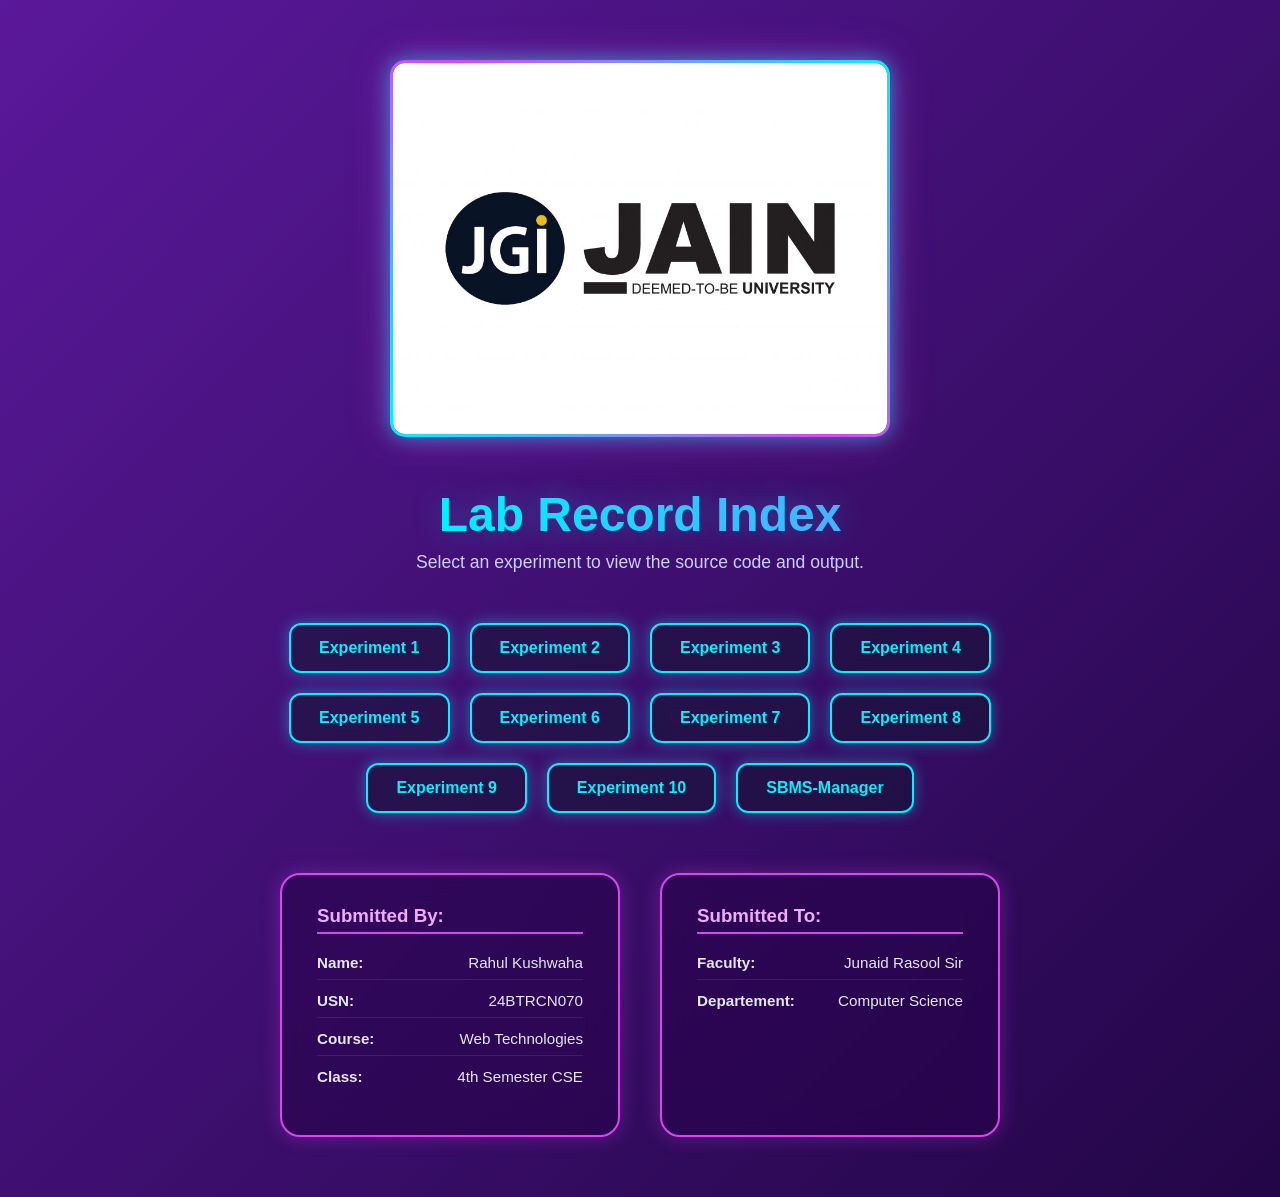
<file: index.html>
<!DOCTYPE html>
<html lang="en">
<head>
    <meta charset="UTF-8">
    <meta name="viewport" content="width=device-width, initial-scale=1.0">
    <title>Web Tech Lab | Neon Modern Index</title>

    <style>
        * {
            margin: 0;
            padding: 0;
            box-sizing: border-box;
            font-family: 'Poppins', sans-serif;
        }

        body {
            background: linear-gradient(-45deg, #240046, #3c096c, #10002b, #5a189a);
            background-size: 400% 400%;
            animation: gradientBG 15s ease infinite;
            display: flex;
            flex-direction: column;
            align-items: center;
            min-height: 100vh;
            padding: 60px 20px;
            color: #e2e8f0;
        }

        @keyframes gradientBG {
            0% { background-position: 0% 50%; }
            50% { background-position: 100% 50%; }
            100% { background-position: 0% 50%; }
        }

        /* 🖼️ IMAGE STYLING */
        .image-container {
            width: 100%;
            max-width: 500px;
            margin-bottom: 50px;
            display: flex;
            justify-content: center;
        }

        .image-container img {
            width: 100%;
            height: auto;
            border-radius: 15px;

            box-shadow:
                0 0 20px rgba(0, 242, 254, 0.5),
                0 0 40px rgba(217, 70, 239, 0.4);

            border: 3px solid transparent;
            background: linear-gradient(#000, #000) padding-box,
                        linear-gradient(45deg, #00f2fe, #d946ef, #00f2fe) border-box;

            transition: 0.4s ease;
        }

        .image-container img:hover {
            transform: scale(1.02);
            box-shadow:
                0 0 30px rgba(0, 242, 254, 0.8),
                0 0 60px rgba(217, 70, 239, 0.7);
        }

        h1 {
            font-size: 3em;
            font-weight: 700;
            margin-bottom: 10px;
            text-align: center;
            background: linear-gradient(to right, #00f2fe, #4facfe);
            -webkit-background-clip: text;
            -webkit-text-fill-color: transparent;
            text-shadow: 0 0 30px rgba(0, 242, 254, 0.3);
        }

        .subtitle {
            font-size: 1.1em;
            font-weight: 300;
            color: #c7d2fe;
            margin-bottom: 50px;
            text-align: center;
        }

        .links {
            display: flex;
            flex-wrap: wrap;
            gap: 20px;
            justify-content: center;
            margin-bottom: 60px;
            max-width: 800px;
        }

        .links a {
            padding: 14px 28px;
            background: rgba(15, 23, 42, 0.5);
            color: #00f2fe;
            text-decoration: none;
            border-radius: 12px;
            font-weight: 600;
            border: 2px solid #00f2fe;
            box-shadow: 0 0 15px rgba(0, 242, 254, 0.4);
            backdrop-filter: blur(10px);
            transition: 0.3s;
        }

        .links a:hover {
            background: #00f2fe;
            color: #0f172a;
            transform: translateY(-5px);
            box-shadow: 0 0 25px rgba(0, 242, 254, 0.8);
        }

        .submission-container {
            display: flex;
            gap: 40px;
            flex-wrap: wrap;
            justify-content: center;
            width: 100%;
            max-width: 900px;
        }

        .card {
            background: rgba(36, 0, 70, 0.5);
            padding: 30px 35px;
            border-radius: 20px;
            width: 340px;
            border: 2px solid #d946ef;
            backdrop-filter: blur(16px);
            box-shadow: 0 0 20px rgba(217, 70, 239, 0.3);
            transition: 0.4s;
        }

        .card:hover {
            transform: translateY(-8px) scale(1.02);
            box-shadow: 0 0 40px rgba(217, 70, 239, 0.6);
        }

        .card h3 {
            margin-bottom: 20px;
            color: #f0abfc;
            border-bottom: 2px solid #d946ef;
            padding-bottom: 5px;
        }

        .card p {
            margin: 12px 0;
            font-size: 0.95em;
            display: flex;
            justify-content: space-between;
            border-bottom: 1px solid rgba(217, 70, 239, 0.2);
            padding-bottom: 8px;
        }

        .card p:last-child {
            border-bottom: none;
        }

        @media (max-width: 768px) {
            h1 { font-size: 2.2em; }
            .submission-container {
                flex-direction: column;
                align-items: center;
            }
        }
    </style>
</head>

<body>

    <!-- 🖼️ IMAGE (FIXED + STYLED) -->
    
    <div class="image-container">
        <img src="jgi.jpg" alt="JGI" width="1200" height="350" align="right">
    </div>

     <h1>Lab Record Index</h1>
    <p class="subtitle">Select an experiment to view the source code and output.</p>

    <div class="links">
        <a href="Experiment-1/index.html">Experiment 1</a>
        <a href="Experiment-2/index.html">Experiment 2</a>
        <a href="Experiment-3/index.html">Experiment 3</a>
        <a href="Experiment-4/index.html">Experiment 4</a>
        <a href="Experiment-5/index.html">Experiment 5</a>
        <a href="Experiment-6/index.html">Experiment 6</a>
        <a href="Experiment-7/index.html">Experiment 7</a>
        <a href="Experiment-8/index.html">Experiment 8</a>
        <a href="https://calculater.gt.tc" target="_blank">Experiment 9</a>
        <a href="https://form-stud.ct.ws/">Experiment 10</a>
        <a href="https://sbmsmanager.free.nf/">SBMS-Manager</a>
    </div>

    <div class="submission-container">

        <div class="card">
            <h3>Submitted By:</h3>
            <p><strong>Name:</strong> Rahul Kushwaha</p>
            <p><strong>USN:</strong> 24BTRCN070</p>
            <p><strong>Course:</strong> Web Technologies</p>
            <p><strong>Class:</strong> 4th Semester CSE</p>
        </div>

        <div class="card">
            <h3>Submitted To:</h3>
            <p><strong>Faculty:</strong> Junaid Rasool Sir</p>
            <p><strong>Departement:</strong> Computer Science</p>
        </div>

    </div>

</body>
</html>
</file>
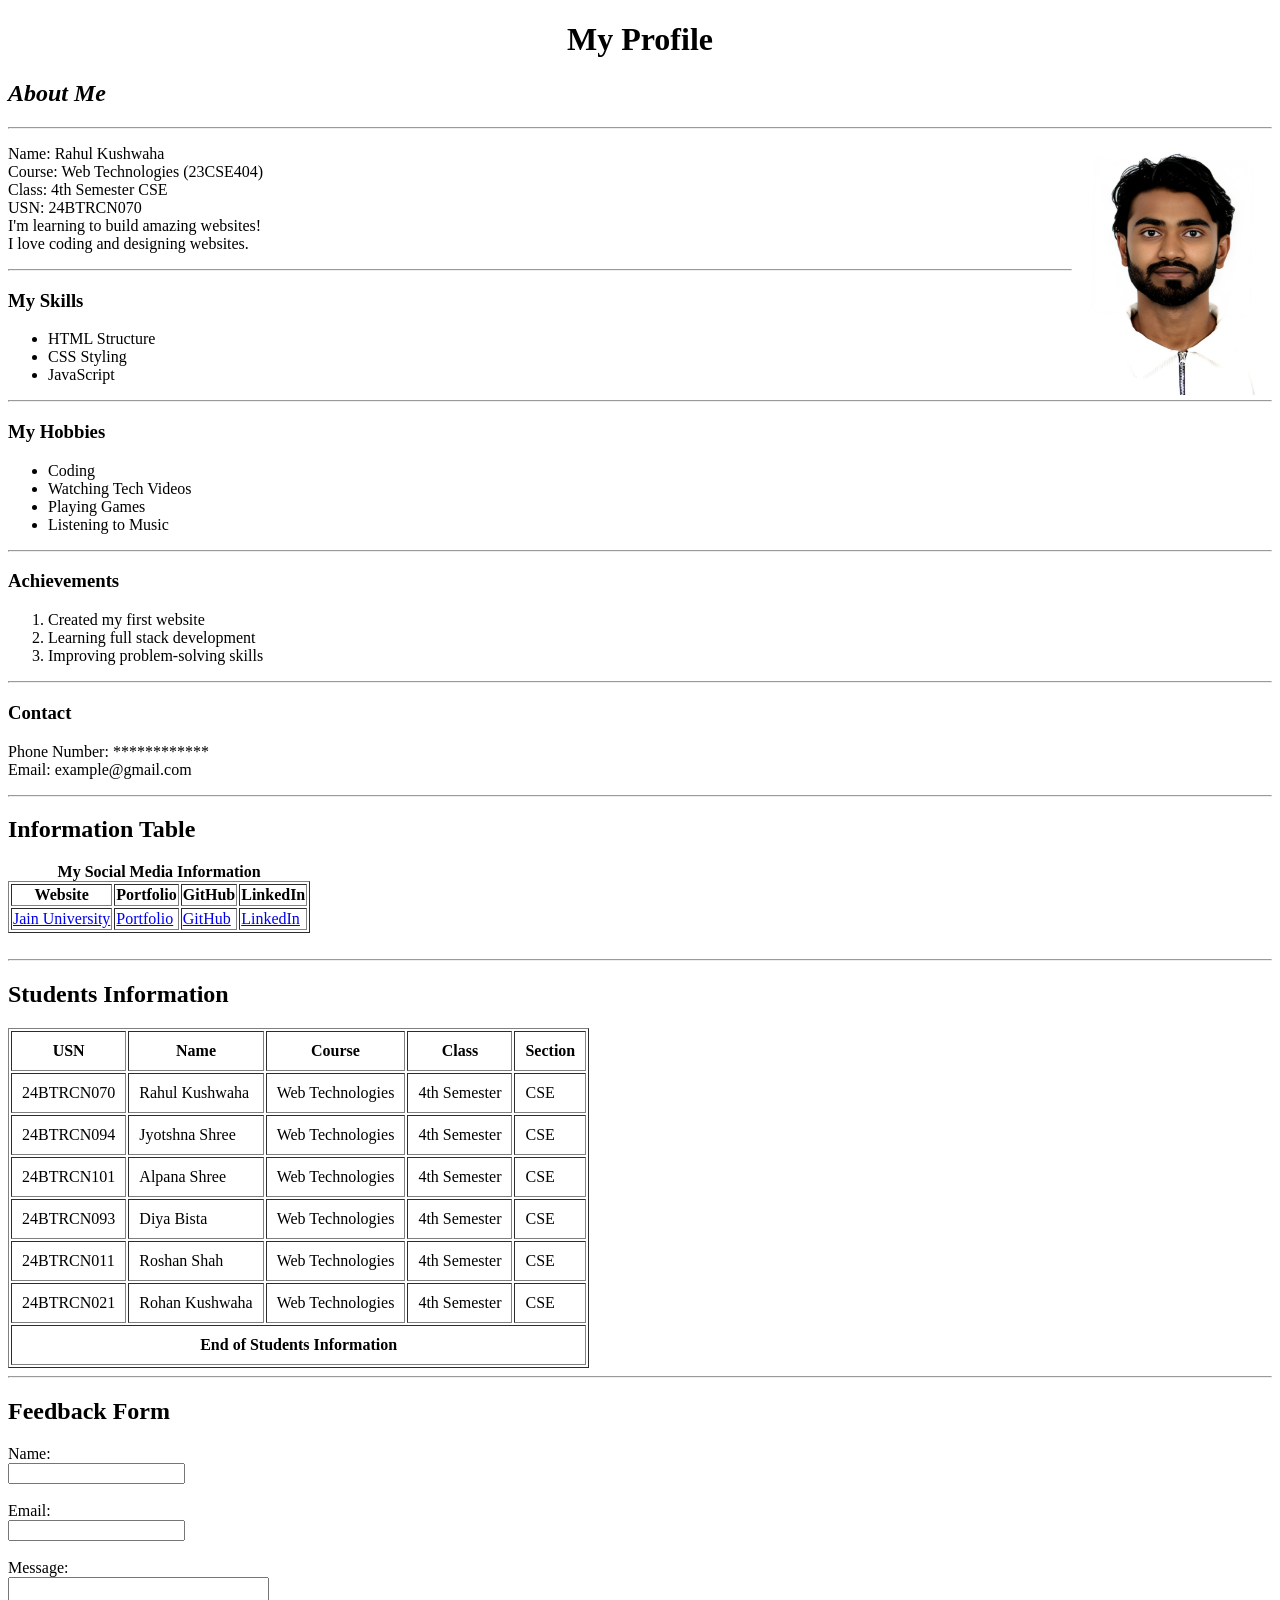
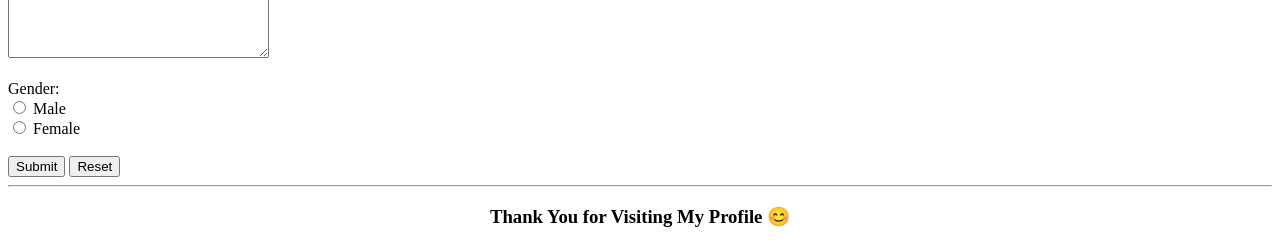
<file: Experiment-1/index.html>
<!doctype html>
<html>
<head>
<title>Students Profile</title>
</head>

<body>

<h1 align="center">My Profile</h1>

<h2><em>About Me</em></h2>
<hr>

<p>
<img src="Rahul.jpg" alt="Rahul" width="200" height="250" align="right">
Name: Rahul Kushwaha<br>
Course: Web Technologies (23CSE404)<br>
Class: 4th Semester CSE<br>
USN: 24BTRCN070<br>
I'm learning to build amazing websites!<br>
I love coding and designing websites.<br>
</p>

<hr>

<h3>My Skills</h3>
<ul>
<li>HTML Structure</li>
<li>CSS Styling</li>
<li>JavaScript</li>
</ul>

<hr>

<h3>My Hobbies</h3>
<ul>
<li>Coding</li>
<li>Watching Tech Videos</li>
<li>Playing Games</li>
<li>Listening to Music</li>
</ul>

<hr>

<h3>Achievements</h3>
<ol>
<li>Created my first website</li>
<li>Learning full stack development</li>
<li>Improving problem-solving skills</li>
</ol>

<hr>

<h3>Contact</h3>
<p>
Phone Number: ************ <br>
Email: example@gmail.com <br>
</p>

<hr>

<h2>Information Table</h2>

<table border="1">
<caption><b>My Social Media Information</b></caption>

<tr>
<th>Website</th>
<th>Portfolio</th>
<th>GitHub</th>
<th>LinkedIn</th>
</tr>

<tr>
<td><a href="https://www.jainuniversity.ac.in/" target="_blank">Jain University</a></td>
<td><a href="https://rahulkushwaha.netlify.app" target="_blank">Portfolio</a></td>
<td><a href="https://github.com/RahulKushwaha" target="_blank">GitHub</a></td>
<td><a href="https://www.linkedin.com/in/rahul-kushwaha-70b589240/" target="_blank">LinkedIn</a></td>
</tr>

</table>

<br>
<hr>

<h2>Students Information</h2>

<table border="1" cellpadding="10">

<tr>
<th>USN</th>
<th>Name</th>
<th>Course</th>
<th>Class</th>
<th>Section</th>
</tr>

<tr>
<td>24BTRCN070</td>
<td>Rahul Kushwaha</td>
<td>Web Technologies</td>
<td>4th Semester</td>
<td>CSE</td>
</tr>

<tr>
<td>24BTRCN094</td>
<td>Jyotshna Shree</td>
<td>Web Technologies</td>
<td>4th Semester</td>
<td>CSE</td>
</tr>

<tr>
<td>24BTRCN101</td>
<td>Alpana Shree</td>
<td>Web Technologies</td>
<td>4th Semester</td>
<td>CSE</td>
</tr>

<tr>
<td>24BTRCN093</td>
<td>Diya Bista</td>
<td>Web Technologies</td>
<td>4th Semester</td>
<td>CSE</td>
</tr>

<tr>
<td>24BTRCN011</td>
<td>Roshan Shah</td>
<td>Web Technologies</td>
<td>4th Semester</td>
<td>CSE</td>
</tr>

<tr>
<td>24BTRCN021</td>
<td>Rohan Kushwaha</td>
<td>Web Technologies</td>
<td>4th Semester</td>
<td>CSE</td>
</tr>

<tr>
<td colspan="5" align="center"><b>End of Students Information</b></td>
</tr>

</table>

<hr>

<h2>Feedback Form</h2>

<form>
Name: <br>
<input type="text" name="name"><br><br>

Email: <br>
<input type="email" name="email"><br><br>

Message: <br>
<textarea rows="5" cols="30"></textarea><br><br>

Gender:<br>
<input type="radio" name="gender"> Male<br>
<input type="radio" name="gender"> Female<br><br>

<input type="submit" value="Submit">
<input type="reset" value="Reset">
</form>

<hr>

<h3 align="center">Thank You for Visiting My Profile 😊</h3>

</body>
</html>
</file>
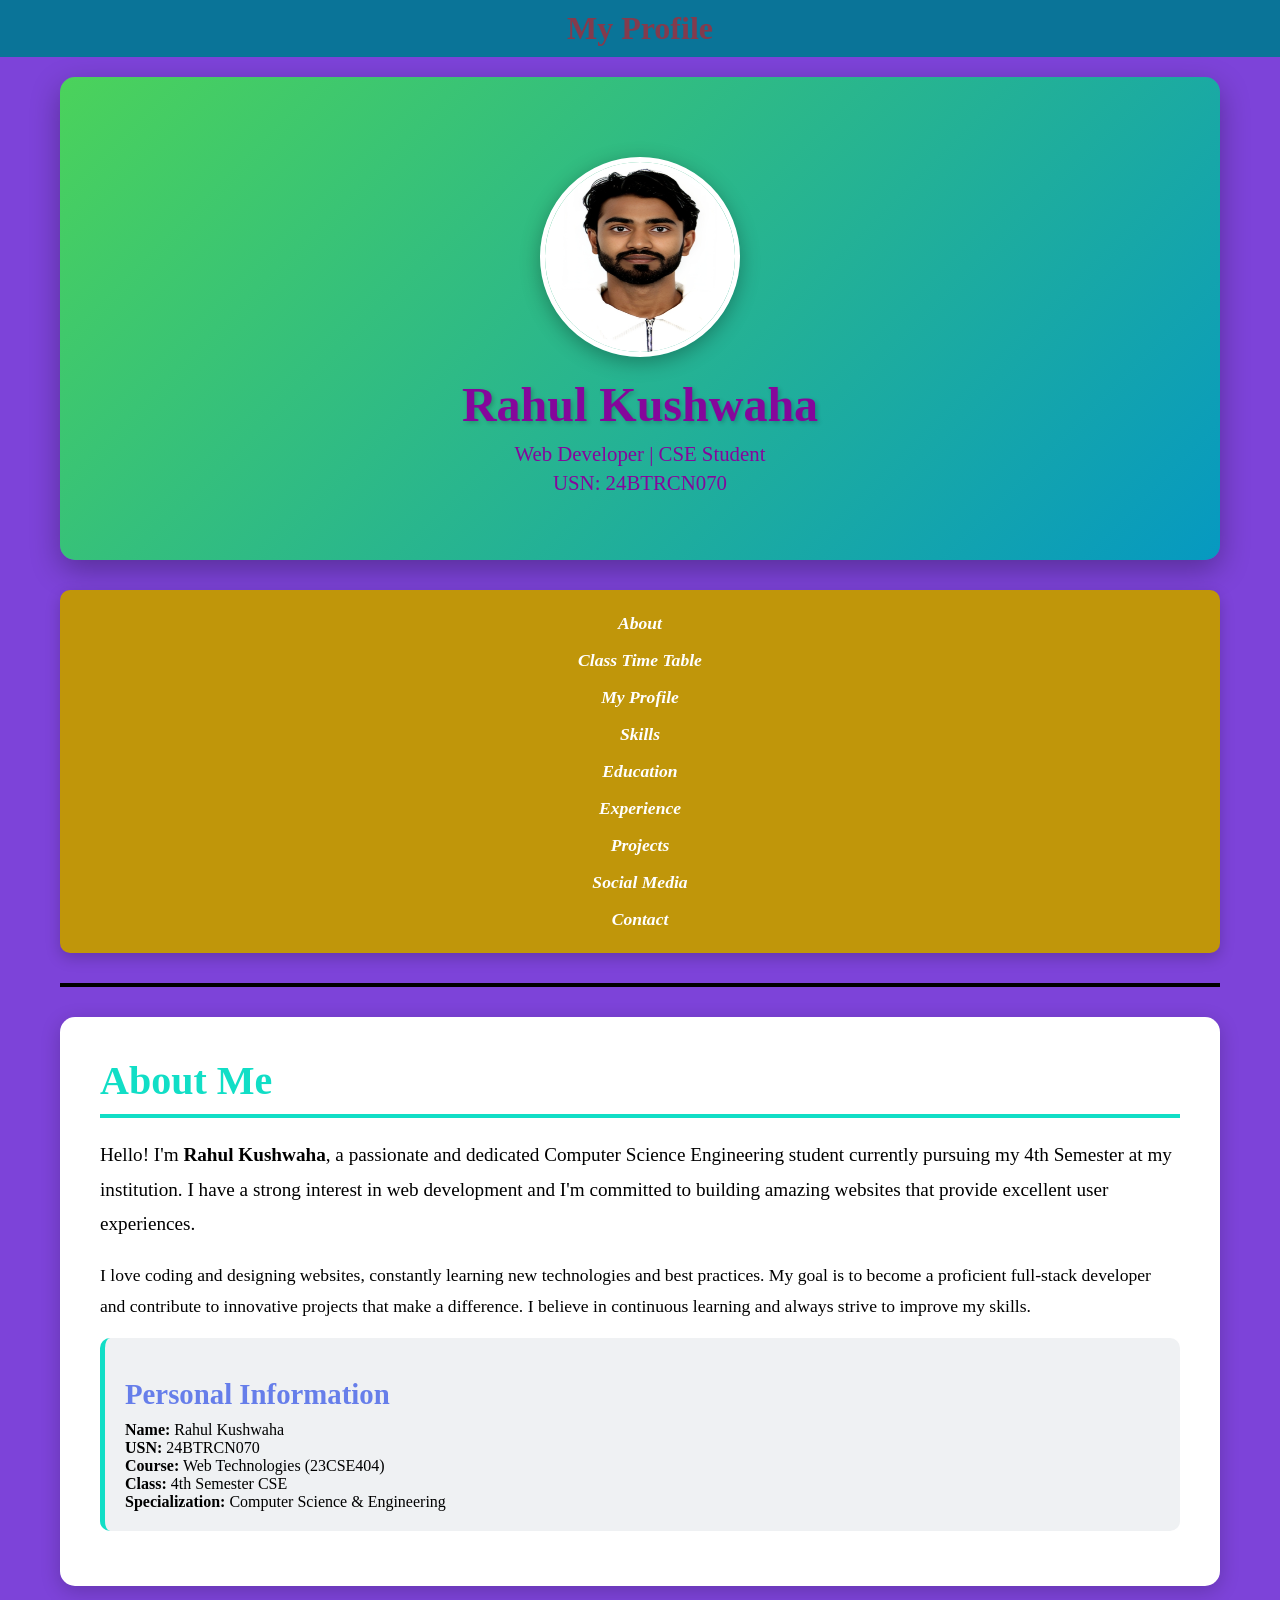
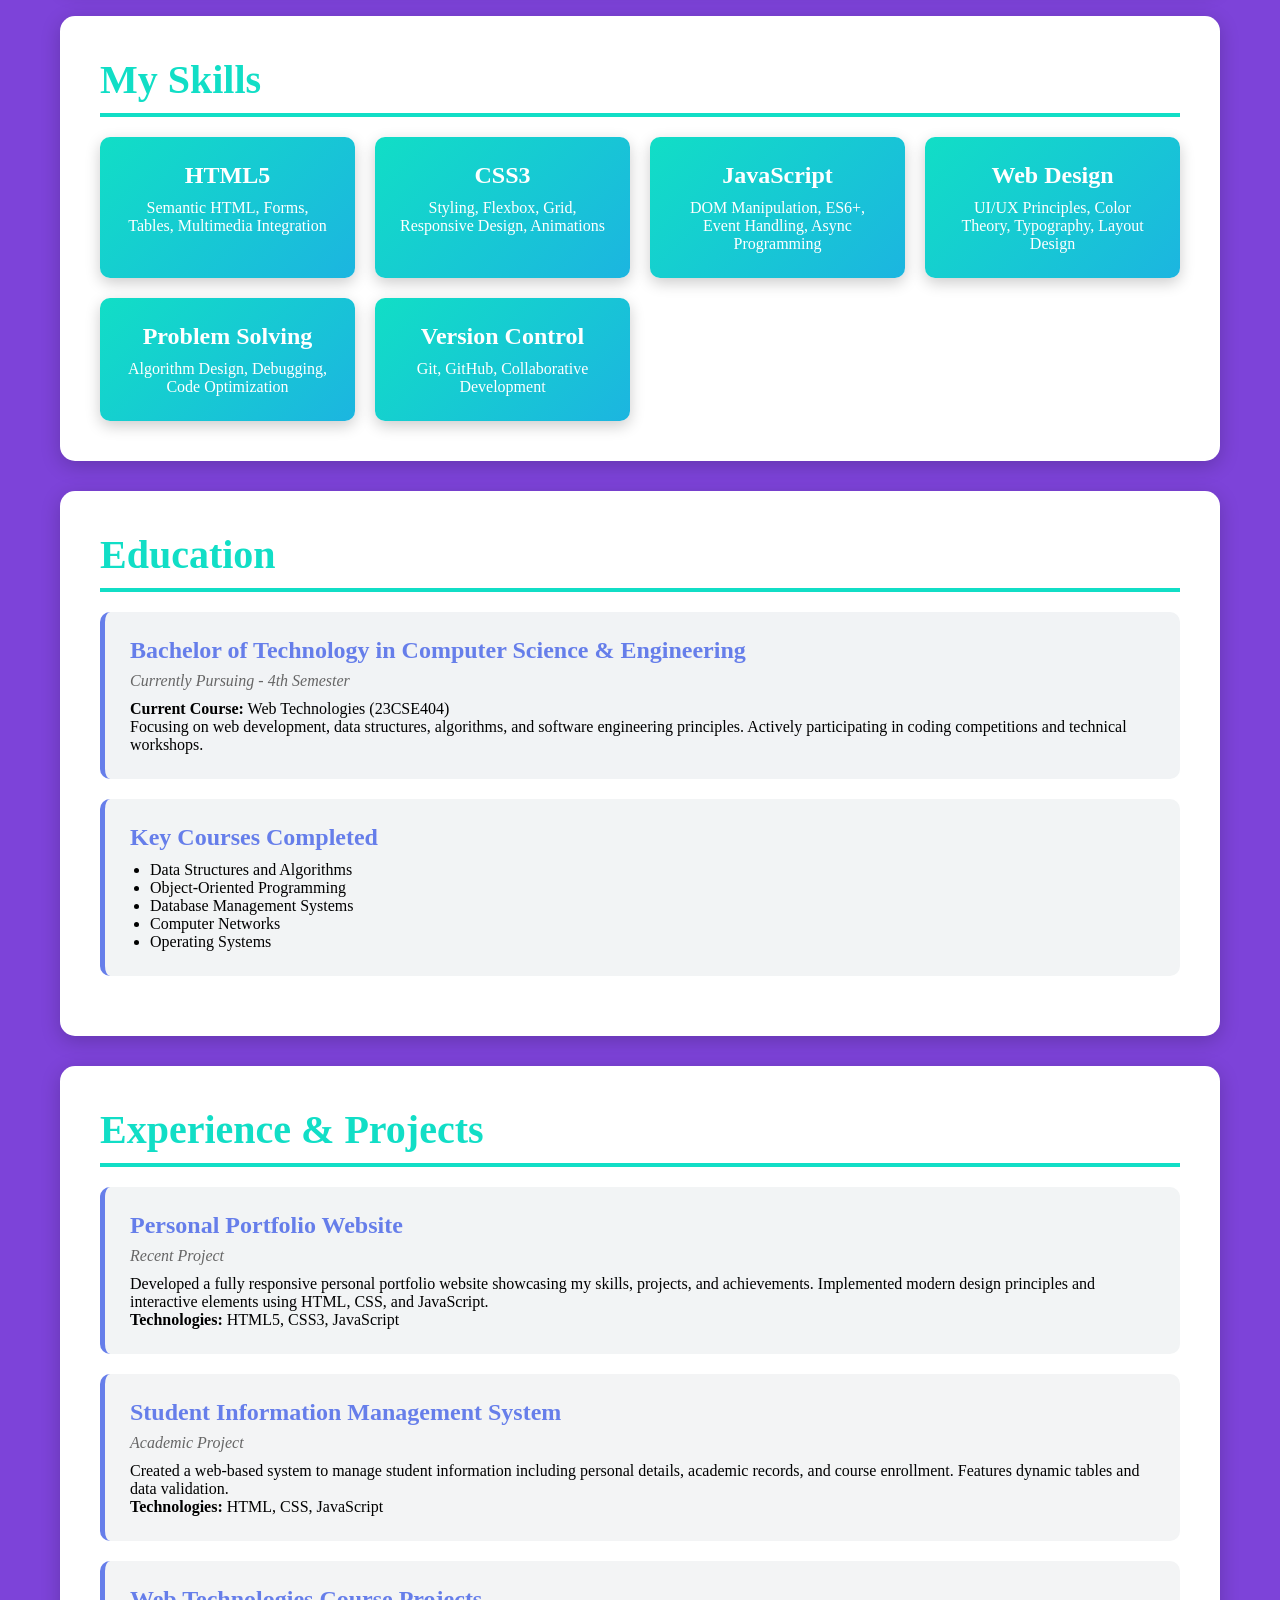
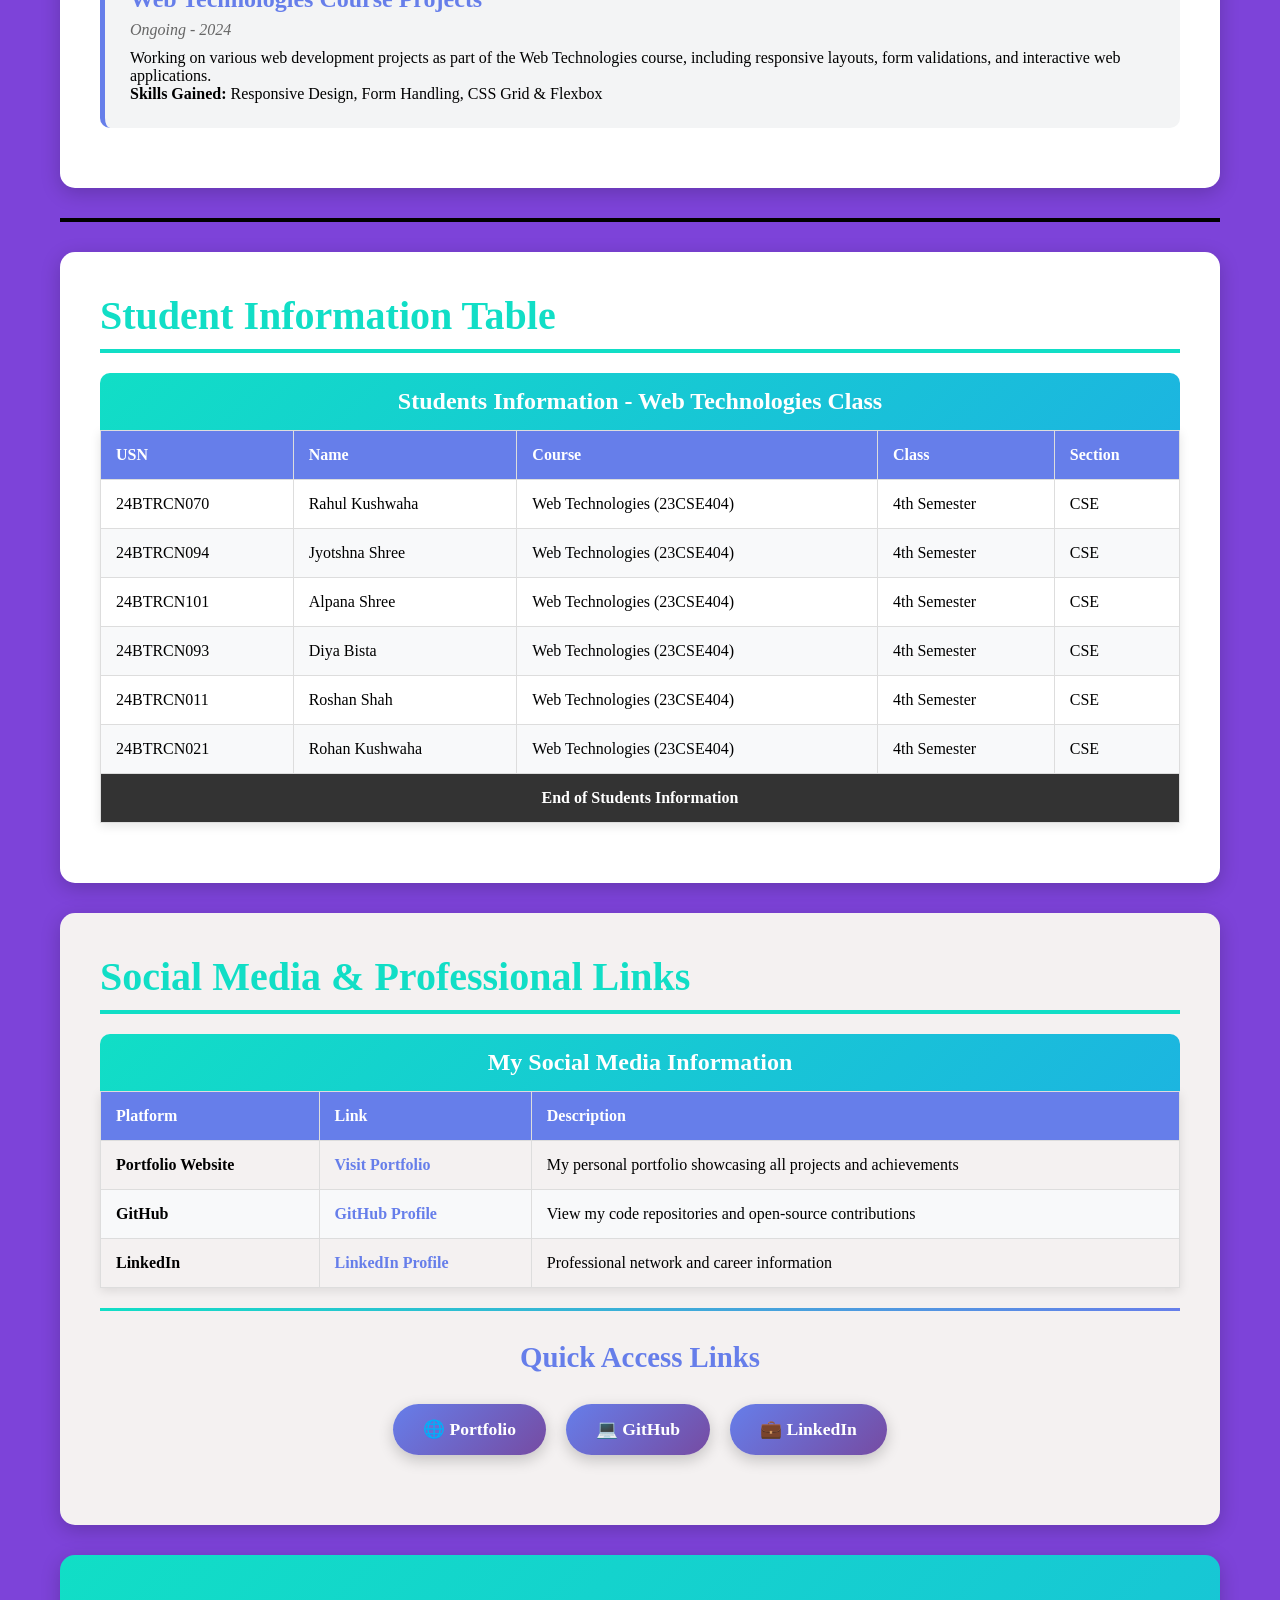
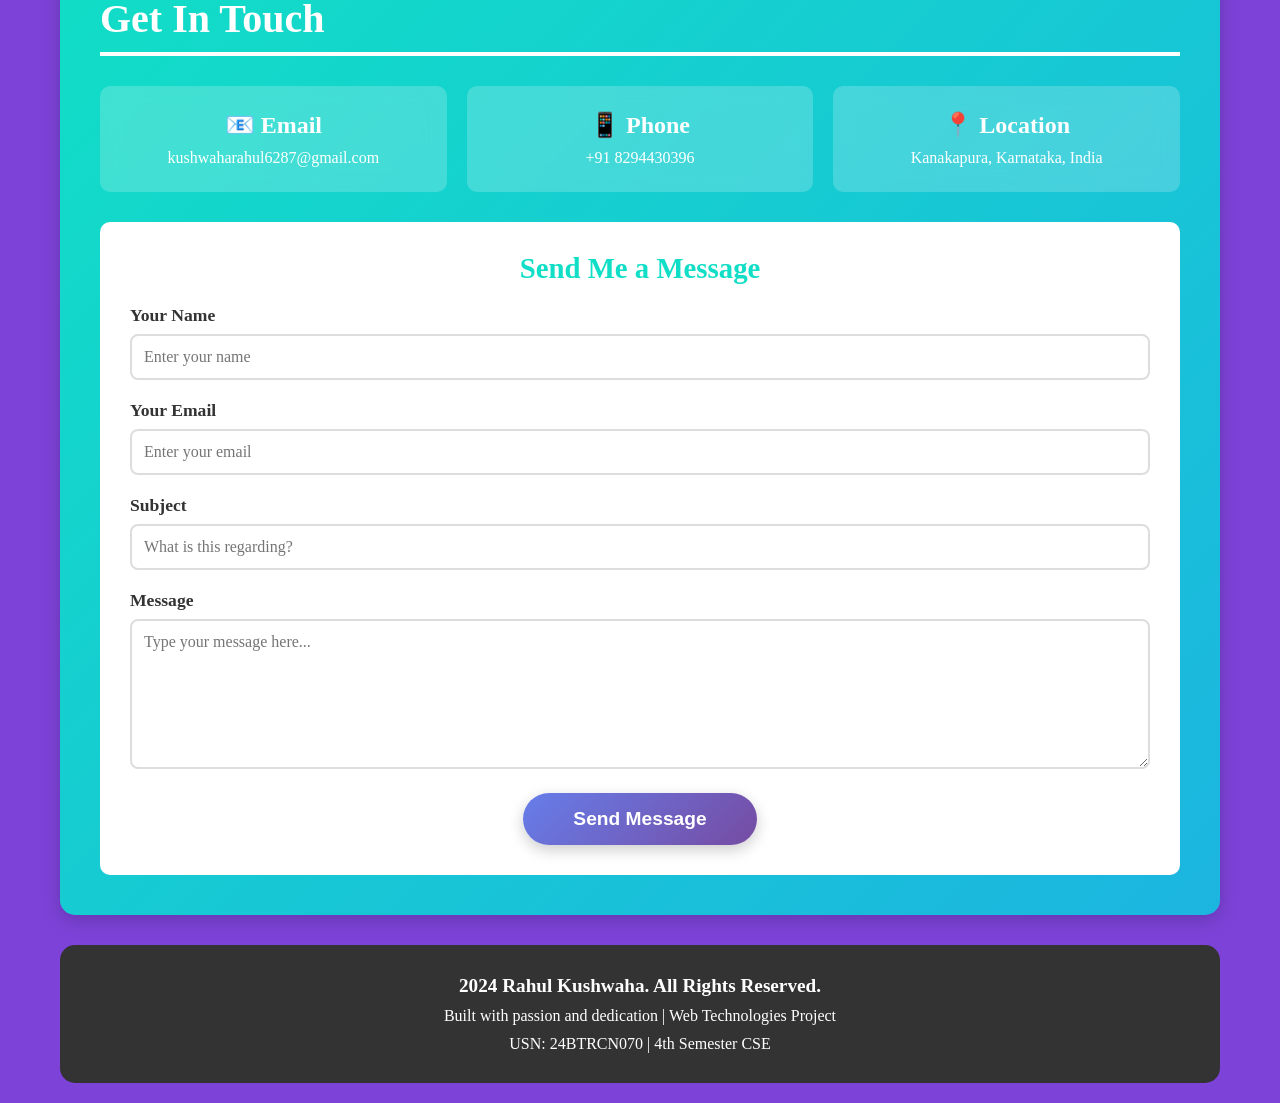
<file: Experiment-3/index.html>
<!doctype html>
<html>
<head>
<title> Students Profile </title>
<link rel="stylesheet" href="style.css">

</head>
<body style="background-color:#7d43d9;">
<h1 style="color:rgba(252, 3, 3, 0.507); background-color:rgb(10, 116, 152); text-align:center; padding:10px;">
    My Profile
  </h1>
  <body style="font-family:'Segoe UI',Tahoma,Geneva,Verdana,sans-serif;line-height:1.6;background:linear-gradient(135deg,#667eea 0%,#764ba2 100%);color:#333;margin:0;padding:0">
<div style="max-width:1200px;margin:0 auto;padding:20px">
<header style="background:linear-gradient(135deg,#4bd25b 0%,#0699c1 100%);color:rgb(133, 7, 155);text-align:center;padding:60px 20px;border-radius:15px;margin-bottom:30px;box-shadow:0 10px 30px rgba(0,0,0,0.3)">
    <img src="Rahul.jpg" alt="Rahul Kushwaha" style="width:200px;height:200px;border-radius:50%;border:5px solid rgb(255, 255, 255);box-shadow:0 5px 20px rgba(0,0,0,0.3);margin:20px auto;display:block">
    <h1 style="font-size:3em;margin-bottom:10px;text-shadow:2px 2px 4px rgba(0,0,0,0.2)">Rahul Kushwaha</h1>
    <p style="font-size:1.3em;margin:5px 0">Web Developer | CSE Student</p>
    <p style="font-size:1.3em;margin:5px 0">USN: 24BTRCN070</p>
</header>

<nav style="background:#c0960a;padding:15px 0;border-radius:10px;margin-bottom:30px;box-shadow:0 5px 15px rgba(0,0,0,0.2)">
    <ul style="list-style:none;text-align:center;padding:0;margin:0">
        <em><li style="display:inline-block;margin:0 15px">
            <a href="#about" style="color:white;text-decoration:none;font-weight:600;font-size:1.1em;padding:8px 15px;border-radius:5px;transition:all 0.3s;display:inline-block;position:relative">About</a>
        </li>
        <li>
            <a href="Class Time Table.html" style="color:white;text-decoration:none;font-weight:600;font-size:1.1em;padding:8px 15px;border-radius:5px;transition:all 0.3s;display:inline-block;position:relative">Class Time Table</a>
        </li>
        <li>
            <a href="Students profile.html" style="color:white;text-decoration:none;font-weight:600;font-size:1.1em;padding:8px 15px;border-radius:5px;transition:all 0.3s;display:inline-block;position:relative">My Profile</a>
        </li>
        <li style="display:inline-block;margin:0 15px">
            <a href="#skills" style="color:white;text-decoration:none;font-weight:600;font-size:1.1em;padding:8px 15px;border-radius:5px;transition:all 0.3s;display:inline-block;position:relative">Skills</a>
        </li><br>
        <li style="display:inline-block;margin:0 15px">
            <a href="#education" style="color:white;text-decoration:none;font-weight:600;font-size:1.1em;padding:8px 15px;border-radius:5px;transition:all 0.3s;display:inline-block;position:relative">Education</a>
        </li><br>
        <li style="display:inline-block;margin:0 15px">
            <a href="#experience" style="color:white;text-decoration:none;font-weight:600;font-size:1.1em;padding:8px 15px;border-radius:5px;transition:all 0.3s;display:inline-block;position:relative">Experience</a>
        </li><br>
        <li style="display:inline-block;margin:0 15px">
            <a href="#projects" style="color:white;text-decoration:none;font-weight:600;font-size:1.1em;padding:8px 15px;border-radius:5px;transition:all 0.3s;display:inline-block;position:relative">Projects</a>
        </li><br>
        <li style="display:inline-block;margin:0 15px">
            <a href="#social" style="color:white;text-decoration:none;font-weight:600;font-size:1.1em;padding:8px 15px;border-radius:5px;transition:all 0.3s;display:inline-block;position:relative">Social Media</a>
        </li><br>
        <li style="display:inline-block;margin:0 15px">
            <a href="#contact" style="color:white;text-decoration:none;font-weight:600;font-size:1.1em;padding:8px 15px;border-radius:5px;transition:all 0.3s;display:inline-block;position:relative">Contact</a>
        </li><br>
        </em>
    </ul>
</nav>
<hr style="border: #e6f2ff; height: 4px; background-color: black;">

<section id="about" style="background:white;margin:30px 0;padding:40px;border-radius:15px;box-shadow:0 5px 20px rgba(0,0,0,0.2)">
    <h2 style="color:#11dec6;font-size:2.5em;margin-bottom:20px;border-bottom:4px solid #11dec6;padding-bottom:10px">About Me</h2>
    <div style="display:flex;gap:30px;align-items:flex-start;flex-wrap:wrap">
        <div style="flex:1;min-width:300px">
            <p style="font-size:1.2em;line-height:1.8">
                Hello! I'm <strong>Rahul Kushwaha</strong>, a passionate and dedicated Computer Science Engineering student currently pursuing my 4th Semester at my institution. I have a strong interest in web development and I'm committed to building amazing websites that provide excellent user experiences.
            </p>
            <br>
            <p style="font-size:1.1em;line-height:1.8">
                I love coding and designing websites, constantly learning new technologies and best practices. My goal is to become a proficient full-stack developer and contribute to innovative projects that make a difference. I believe in continuous learning and always strive to improve my skills.
            </p>
        </div>
    </div>
    
    <div style="background:#eff1f3;padding:20px;border-radius:10px;border-left:5px solid #11dec6;margin:15px 0">
        <h3 style="color:#667eea;font-size:1.8em;margin:20px 0 10px 0">Personal Information</h3>
        <p><strong>Name:</strong> Rahul Kushwaha</p>
        <p><strong>USN:</strong> 24BTRCN070</p>
        <p><strong>Course:</strong> Web Technologies (23CSE404)</p>
        <p><strong>Class:</strong> 4th Semester CSE</p>
        <p><strong>Specialization:</strong> Computer Science & Engineering</p>
    </div>
</section>

<section id="skills" style="background:white;margin:30px 0;padding:40px;border-radius:15px;box-shadow:0 5px 20px rgba(0,0,0,0.2)">
    <h2 style="color:#11dec6;font-size:2.5em;margin-bottom:20px;border-bottom:4px solid #11dec6;padding-bottom:10px">My Skills</h2>
    <div style="display:grid;grid-template-columns:repeat(auto-fit,minmax(250px,1fr));gap:20px;margin-top:20px">
        <div class="skill-card" style="background:linear-gradient(135deg,#11dec6 0%,#1cb5e0 100%);color:white;padding:25px;border-radius:10px;text-align:center;box-shadow:0 5px 15px rgba(0,0,0,0.2);transition:transform 0.3s">
            <h4 style="font-size:1.5em;margin-bottom:10px">HTML5</h4>
            <p>Semantic HTML, Forms, Tables, Multimedia Integration</p>
        </div>
        <div class="skill-card" style="background:linear-gradient(135deg,#11dec6 0%,#1cb5e0 100%);color:white;padding:25px;border-radius:10px;text-align:center;box-shadow:0 5px 15px rgba(0,0,0,0.2);transition:transform 0.3s">
            <h4 style="font-size:1.5em;margin-bottom:10px">CSS3</h4>
            <p>Styling, Flexbox, Grid, Responsive Design, Animations</p>
        </div>
        <div class="skill-card" style="background:linear-gradient(135deg,#11dec6 0%,#1cb5e0 100%);color:white;padding:25px;border-radius:10px;text-align:center;box-shadow:0 5px 15px rgba(0,0,0,0.2);transition:transform 0.3s">
            <h4 style="font-size:1.5em;margin-bottom:10px">JavaScript</h4>
            <p>DOM Manipulation, ES6+, Event Handling, Async Programming</p>
        </div>
        <div class="skill-card" style="background:linear-gradient(135deg,#11dec6 0%,#1cb5e0 100%);color:white;padding:25px;border-radius:10px;text-align:center;box-shadow:0 5px 15px rgba(0,0,0,0.2);transition:transform 0.3s">
            <h4 style="font-size:1.5em;margin-bottom:10px">Web Design</h4>
            <p>UI/UX Principles, Color Theory, Typography, Layout Design</p>
        </div>
        <div class="skill-card" style="background:linear-gradient(135deg,#11dec6 0%,#1cb5e0 100%);color:white;padding:25px;border-radius:10px;text-align:center;box-shadow:0 5px 15px rgba(0,0,0,0.2);transition:transform 0.3s">
            <h4 style="font-size:1.5em;margin-bottom:10px">Problem Solving</h4>
            <p>Algorithm Design, Debugging, Code Optimization</p>
        </div>
        <div class="skill-card" style="background:linear-gradient(135deg,#11dec6 0%,#1cb5e0 100%);color:white;padding:25px;border-radius:10px;text-align:center;box-shadow:0 5px 15px rgba(0,0,0,0.2);transition:transform 0.3s">
            <h4 style="font-size:1.5em;margin-bottom:10px">Version Control</h4>
            <p>Git, GitHub, Collaborative Development</p>
        </div>
    </div>
</section>

<section id="education" style="background:white;margin:30px 0;padding:40px;border-radius:15px;box-shadow:0 5px 20px rgba(0,0,0,0.2)">
    <h2 style="color:#11dec6;font-size:2.5em;margin-bottom:20px;border-bottom:4px solid #11dec6;padding-bottom:10px">Education</h2>
    <div style="background:#f1f3f5;padding:25px;border-radius:10px;margin:20px 0;border-left:5px solid #667eea">
        <h4 style="color:#667eea;font-size:1.5em;margin-bottom:8px">Bachelor of Technology in Computer Science & Engineering</h4>
        <p style="color:#666;font-style:italic;margin-bottom:10px">Currently Pursuing - 4th Semester</p>
        <p><strong>Current Course:</strong> Web Technologies (23CSE404)</p>
        <p>Focusing on web development, data structures, algorithms, and software engineering principles. Actively participating in coding competitions and technical workshops.</p>
    </div>
    
    <div style="background:#f2f4f5;padding:25px;border-radius:10px;margin:20px 0;border-left:5px solid #667eea">
        <h4 style="color:#667eea;font-size:1.5em;margin-bottom:8px">Key Courses Completed</h4>
        <ul style="margin-left:20px;margin-top:10px">
            <li>Data Structures and Algorithms</li>
            <li>Object-Oriented Programming</li>
            <li>Database Management Systems</li>
            <li>Computer Networks</li>
            <li>Operating Systems</li>
        </ul>
    </div>
</section>

<section id="experience" style="background:white;margin:30px 0;padding:40px;border-radius:15px;box-shadow:0 5px 20px rgba(0,0,0,0.2)">
    <h2 style="color:#11dec6;font-size:2.5em;margin-bottom:20px;border-bottom:4px solid #11dec6;padding-bottom:10px">Experience & Projects</h2>
    
    <div style="background:#f2f4f5;padding:25px;border-radius:10px;margin:20px 0;border-left:5px solid #667eea">
        <h4 style="color:#667eea;font-size:1.5em;margin-bottom:8px">Personal Portfolio Website</h4>
        <p style="color:#666;font-style:italic;margin-bottom:10px">Recent Project</p>
        <p>Developed a fully responsive personal portfolio website showcasing my skills, projects, and achievements. Implemented modern design principles and interactive elements using HTML, CSS, and JavaScript.</p>
        <p><strong>Technologies:</strong> HTML5, CSS3, JavaScript</p>
    </div>
    
    <div style="background:#f3f4f5;padding:25px;border-radius:10px;margin:20px 0;border-left:5px solid #667eea">
        <h4 style="color:#667eea;font-size:1.5em;margin-bottom:8px">Student Information Management System</h4>
        <p style="color:#666;font-style:italic;margin-bottom:10px">Academic Project</p>
        <p>Created a web-based system to manage student information including personal details, academic records, and course enrollment. Features dynamic tables and data validation.</p>
        <p><strong>Technologies:</strong> HTML, CSS, JavaScript</p>
    </div>
    
    <div style="background:#f3f4f5;padding:25px;border-radius:10px;margin:20px 0;border-left:5px solid #667eea">
        <h4 style="color:#667eea;font-size:1.5em;margin-bottom:8px">Web Technologies Course Projects</h4>
        <p style="color:#666;font-style:italic;margin-bottom:10px">Ongoing - 2024</p>
        <p>Working on various web development projects as part of the Web Technologies course, including responsive layouts, form validations, and interactive web applications.</p>
        <p><strong>Skills Gained:</strong> Responsive Design, Form Handling, CSS Grid & Flexbox</p>
    </div>
</section>
<hr style="border: none; height: 4px; background-color: black;">
<section id="projects" style="background:white;margin:30px 0;padding:40px;border-radius:15px;box-shadow:0 5px 20px rgba(0,0,0,0.2)">
    <h2 style="color:#11dec6;font-size:2.5em;margin-bottom:20px;border-bottom:4px solid #11dec6;padding-bottom:10px">Student Information Table</h2>
    
    <table border="1" style="width:100%;border-collapse:collapse;margin:20px 0;box-shadow:0 3px 10px rgba(0,0,0,0.1)">
        <caption style="font-size:1.5em;font-weight:bold;padding:15px;background:linear-gradient(135deg,#11dec6 0%,#1cb5e0 100%);color:white;border-radius:10px 10px 0 0">Students Information - Web Technologies Class</caption>
        <thead style="background:#667eea;color:white">
            <tr>
                <th style="padding:15px;text-align:left;border:1px solid #ddd">USN</th>
                <th style="padding:15px;text-align:left;border:1px solid #ddd">Name</th>
                <th style="padding:15px;text-align:left;border:1px solid #ddd">Course</th>
                <th style="padding:15px;text-align:left;border:1px solid #ddd">Class</th>
                <th style="padding:15px;text-align:left;border:1px solid #ddd">Section</th>
            </tr>
        </thead>
        <tbody>
            <tr>
                <td style="padding:15px;text-align:left;border:1px solid #ddd">24BTRCN070</td>
                <td style="padding:15px;text-align:left;border:1px solid #ddd">Rahul Kushwaha</td>
                <td style="padding:15px;text-align:left;border:1px solid #ddd">Web Technologies (23CSE404)</td>
                <td style="padding:15px;text-align:left;border:1px solid #ddd">4th Semester</td>
                <td style="padding:15px;text-align:left;border:1px solid #ddd">CSE</td>
            </tr>
            <tr>
                <td style="padding:15px;text-align:left;border:1px solid #ddd">24BTRCN094</td>
                <td style="padding:15px;text-align:left;border:1px solid #ddd">Jyotshna Shree</td>
                <td style="padding:15px;text-align:left;border:1px solid #ddd">Web Technologies (23CSE404)</td>
                <td style="padding:15px;text-align:left;border:1px solid #ddd">4th Semester</td>
                <td style="padding:15px;text-align:left;border:1px solid #ddd">CSE</td>
            </tr>
            <tr>
                <td style="padding:15px;text-align:left;border:1px solid #ddd">24BTRCN101</td>
                <td style="padding:15px;text-align:left;border:1px solid #ddd">Alpana Shree</td>
                <td style="padding:15px;text-align:left;border:1px solid #ddd">Web Technologies (23CSE404)</td>
                <td style="padding:15px;text-align:left;border:1px solid #ddd">4th Semester</td>
                <td style="padding:15px;text-align:left;border:1px solid #ddd">CSE</td>
            </tr>
            <tr>
                <td style="padding:15px;text-align:left;border:1px solid #ddd">24BTRCN093</td>
                <td style="padding:15px;text-align:left;border:1px solid #ddd">Diya Bista</td>
                <td style="padding:15px;text-align:left;border:1px solid #ddd">Web Technologies (23CSE404)</td>
                <td style="padding:15px;text-align:left;border:1px solid #ddd">4th Semester</td>
                <td style="padding:15px;text-align:left;border:1px solid #ddd">CSE</td>
            </tr>
            <tr>
                <td style="padding:15px;text-align:left;border:1px solid #ddd">24BTRCN011</td>
                <td style="padding:15px;text-align:left;border:1px solid #ddd">Roshan Shah</td>
                <td style="padding:15px;text-align:left;border:1px solid #ddd">Web Technologies (23CSE404)</td>
                <td style="padding:15px;text-align:left;border:1px solid #ddd">4th Semester</td>
                <td style="padding:15px;text-align:left;border:1px solid #ddd">CSE</td>
            </tr>
            <tr>
                <td style="padding:15px;text-align:left;border:1px solid #ddd">24BTRCN021</td>
                <td style="padding:15px;text-align:left;border:1px solid #ddd">Rohan Kushwaha</td>
                <td style="padding:15px;text-align:left;border:1px solid #ddd">Web Technologies (23CSE404)</td>
                <td style="padding:15px;text-align:left;border:1px solid #ddd">4th Semester</td>
                <td style="padding:15px;text-align:left;border:1px solid #ddd">CSE</td>
            </tr>
        </tbody>
        <tfoot style="background:#333;color:white;font-weight:bold">
            <tr>
                <td colspan="5" style="text-align:center;padding:15px;border:1px solid #ddd">End of Students Information</td>
            </tr>
        </tfoot>
    </table>
</section>

<section id="social" style="background:rgb(244, 241, 241);margin:30px 0;padding:40px;border-radius:15px;box-shadow:0 5px 20px rgba(0,0,0,0.2)">
    <h2 style="color:#11dec6;font-size:2.5em;margin-bottom:20px;border-bottom:4px solid #11dec6;padding-bottom:10px">Social Media & Professional Links</h2>
    
    <table border="1" style="width:100%;border-collapse:collapse;margin:20px 0;box-shadow:0 3px 10px rgba(0,0,0,0.1)">
        <caption style="font-size:1.5em;font-weight:bold;padding:15px;background:linear-gradient(135deg,#11dec6 0%,#1cb5e0 100%);color:white;border-radius:10px 10px 0 0">My Social Media Information</caption>
        <thead style="background:#667eea;color:white">
            <tr>
                <th style="padding:15px;text-align:left;border:1px solid #ddd">Platform</th>
                <th style="padding:15px;text-align:left;border:1px solid #ddd">Link</th>
                <th style="padding:15px;text-align:left;border:1px solid #ddd">Description</th>
            </tr>
        </thead>
        <tbody>
            <tr>
                <td style="padding:15px;text-align:left;border:1px solid #ddd"><strong>Portfolio Website</strong></td>
                <td style="padding:15px;text-align:left;border:1px solid #ddd"><a href="https://rahulkushwaha.netlify.app" target="_blank">Visit Portfolio</a></td>
                <td style="padding:15px;text-align:left;border:1px solid #ddd">My personal portfolio showcasing all projects and achievements</td>
            </tr>
            <tr>
                <td style="padding:15px;text-align:left;border:1px solid #ddd"><strong>GitHub</strong></td>
                <td style="padding:15px;text-align:left;border:1px solid #ddd"><a href="https://github.com/RahulKushwaha" target="_blank">GitHub Profile</a></td>
                <td style="padding:15px;text-align:left;border:1px solid #ddd">View my code repositories and open-source contributions</td>
            </tr>
            <tr>
                <td style="padding:15px;text-align:left;border:1px solid #ddd"><strong>LinkedIn</strong></td>
                <td style="padding:15px;text-align:left;border:1px solid #ddd"><a href="https://www.linkedin.com/in/rahul-kushwaha-70b589240/" target="_blank">LinkedIn Profile</a></td>
                <td style="padding:15px;text-align:left;border:1px solid #ddd">Professional network and career information</td>
            </tr>
        </tbody>
    </table>
    
    <hr style="border:none;height:3px;background:linear-gradient(90deg,#11dec6,#667eea);margin:20px 0">
    
    <h3 style="color:#667eea;font-size:1.8em;margin:30px 0;text-align:center">Quick Access Links</h3>
    <div style="display:flex;justify-content:center;gap:20px;margin:30px 0;flex-wrap:wrap">
        <a href="https://rahulkushwaha.netlify.app" target="_blank" class="social-link" style="background:linear-gradient(135deg,#667eea 0%,#764ba2 100%);color:white;padding:15px 30px;border-radius:50px;text-decoration:none;font-weight:600;font-size:1.1em;transition:all 0.3s;box-shadow:0 5px 15px rgba(0,0,0,0.2)">🌐 Portfolio</a>
        <a href="https://github.com/RahulKushwaha" target="_blank" class="social-link" style="background:linear-gradient(135deg,#667eea 0%,#764ba2 100%);color:white;padding:15px 30px;border-radius:50px;text-decoration:none;font-weight:600;font-size:1.1em;transition:all 0.3s;box-shadow:0 5px 15px rgba(0,0,0,0.2)">💻 GitHub</a>
        <a href="https://www.linkedin.com/in/rahul-kushwaha-70b589240/" target="_blank" class="social-link" style="background:linear-gradient(135deg,#667eea 0%,#764ba2 100%);color:white;padding:15px 30px;border-radius:50px;text-decoration:none;font-weight:600;font-size:1.1em;transition:all 0.3s;box-shadow:0 5px 15px rgba(0,0,0,0.2)">💼 LinkedIn</a>
    </div>
</section>

<section id="contact" style="background:linear-gradient(135deg,#11dec6 0%,#1cb5e0 100%);color:white;margin:30px 0;padding:40px;border-radius:15px;box-shadow:0 5px 20px rgba(0,0,0,0.2)">
    <h2 style="color:white;font-size:2.5em;margin-bottom:20px;border-bottom:4px solid white;padding-bottom:10px">Get In Touch</h2>
    
    <div style="display:grid;grid-template-columns:repeat(auto-fit,minmax(250px,1fr));gap:20px;margin:30px 0">
        <div style="background:rgba(255,255,255,0.2);padding:25px;border-radius:10px;text-align:center;backdrop-filter:blur(10px)">
            <h4 style="font-size:1.5em;margin-bottom:10px">📧 Email</h4>
            <p>kushwaharahul6287@gmail.com</p>
        </div>
        <div style="background:rgba(255,255,255,0.2);padding:25px;border-radius:10px;text-align:center;backdrop-filter:blur(10px)">
            <h4 style="font-size:1.5em;margin-bottom:10px">📱 Phone</h4>
            <p>+91 8294430396</p>
        </div>
        <div style="background:rgba(255,255,255,0.2);padding:25px;border-radius:10px;text-align:center;backdrop-filter:blur(10px)">
            <h4 style="font-size:1.5em;margin-bottom:10px">📍 Location</h4>
            <p>Kanakapura, Karnataka, India</p>
        </div>
    </div>
    
    <div style="background:white;padding:30px;border-radius:10px;margin-top:30px">
        <h3 style="color:#11dec6;text-align:center;margin-bottom:20px;font-size:1.8em">Send Me a Message</h3>
        <form>
            <div style="margin-bottom:20px">
                <label for="name" style="display:block;color:#333;font-weight:600;margin-bottom:8px;font-size:1.1em">Your Name</label>
                <input type="text" id="name" name="name" placeholder="Enter your name" required style="width:100%;padding:12px;border:2px solid #ddd;border-radius:8px;font-size:1em;font-family:inherit">
            </div>
            
            <div style="margin-bottom:20px">
                <label for="email" style="display:block;color:#333;font-weight:600;margin-bottom:8px;font-size:1.1em">Your Email</label>
                <input type="email" id="email" name="email" placeholder="Enter your email" required style="width:100%;padding:12px;border:2px solid #ddd;border-radius:8px;font-size:1em;font-family:inherit">
            </div>
            
            <div style="margin-bottom:20px">
                <label for="subject" style="display:block;color:#333;font-weight:600;margin-bottom:8px;font-size:1.1em">Subject</label>
                <input type="text" id="subject" name="subject" placeholder="What is this regarding?" required style="width:100%;padding:12px;border:2px solid #ddd;border-radius:8px;font-size:1em;font-family:inherit">
            </div>
            
            <div style="margin-bottom:20px">
                <label for="message" style="display:block;color:#333;font-weight:600;margin-bottom:8px;font-size:1.1em">Message</label>
                <textarea id="message" name="message" placeholder="Type your message here..." required style="width:100%;padding:12px;border:2px solid #ddd;border-radius:8px;font-size:1em;font-family:inherit;resize:vertical;min-height:150px"></textarea>
            </div>
            
            <div style="text-align:center">
                <button type="submit" class="submit-btn" style="background:linear-gradient(135deg,#667eea 0%,#764ba2 100%);color:white;padding:15px 50px;border:none;border-radius:50px;font-size:1.2em;font-weight:600;cursor:pointer;transition:all 0.3s;box-shadow:0 5px 15px rgba(0,0,0,0.2)">Send Message</button>
            </div>
        </form>
    </div>
</section>
<footer style="background:#333;color:white;text-align:center;padding:30px;border-radius:15px;margin-top:30px">
    <p style="font-size:1.2em"><strong>2024 Rahul Kushwaha. All Rights Reserved.</strong></p>
    <p style="margin-top:10px">Built with passion and dedication | Web Technologies Project</p>
    <p style="margin-top:10px">USN: 24BTRCN070 | 4th Semester CSE</p>
</footer>

</div>
</body>
</html>
</file>
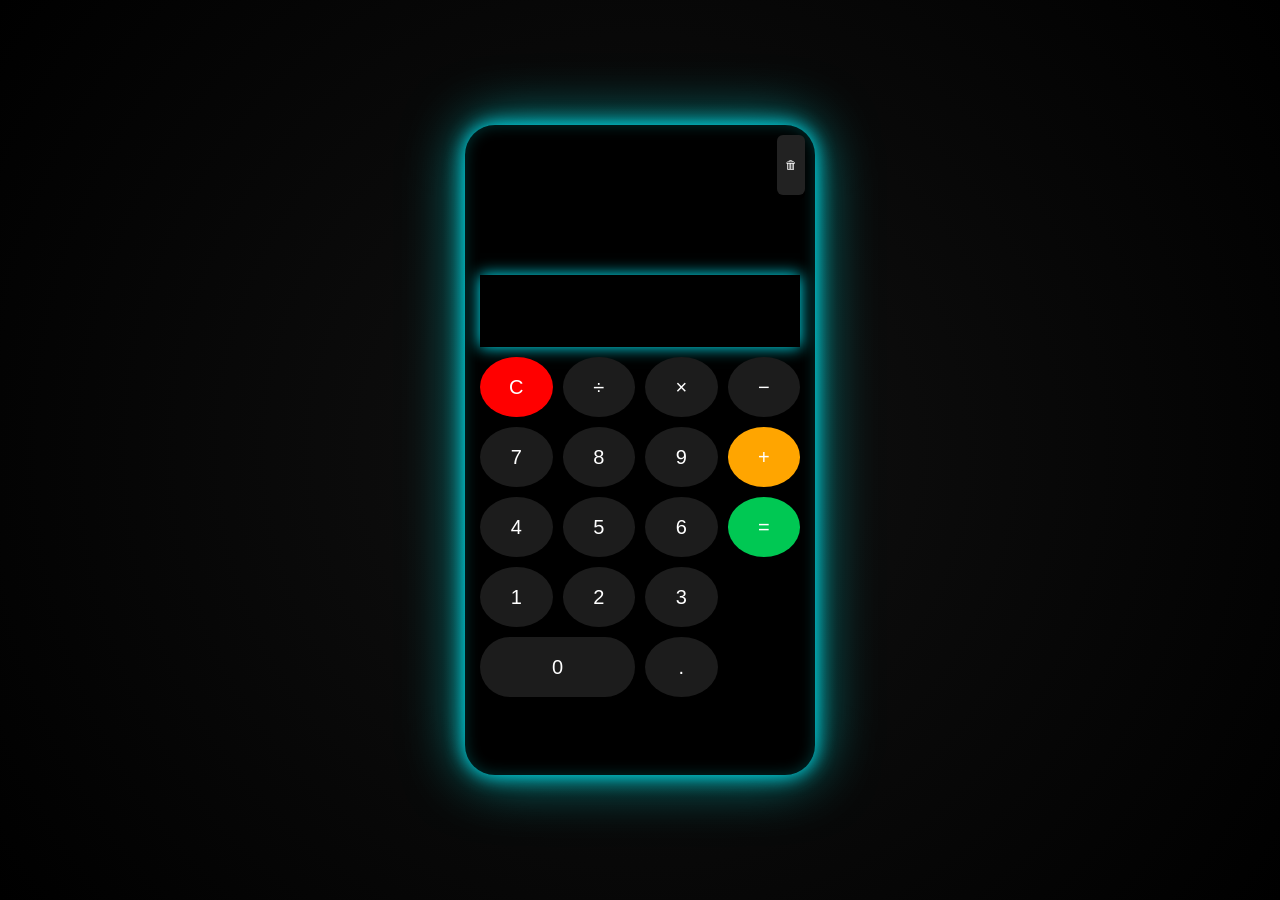
<file: Experiment-5/index.html>
<!DOCTYPE html>
<html lang="en">
<head>
<meta charset="UTF-8">
<title>Smart Calculator Pro</title>

<style>
body {
    margin: 0;
    height: 100vh;
    display: flex;
    justify-content: center;
    align-items: center;
    font-family: sans-serif;
    background: radial-gradient(circle at center, #111, #000);
}

/* 📱 Calculator */
.phone {
    width: 320px;
    height: 620px;
    background: #000;
    border-radius: 30px;
    padding: 15px;
    display: flex;
    flex-direction: column;
    position: relative; /* important */
    box-shadow:
        0 0 20px #00f0ff,
        0 0 60px rgba(0,255,255,0.6),
        inset 0 0 15px rgba(0,255,255,0.2);
}

/* 🧹 Clear history (corner button) */
.clear-history-btn {
    position: absolute;
    top: 10px;
    right: 10px;
    background: #222;
    color: white;
    border: none;
    padding: 6px 8px;
    border-radius: 6px;
    cursor: pointer;
    font-size: 12px;
}

.clear-history-btn:hover {
    background: #444;
}

/* 📊 History */
.history {
    height: 100px;
    overflow-y: auto;
    color: #aaa;
    font-size: 14px;
    margin-top: 25px; /* space for button */
    margin-bottom: 10px;
}

/* Display */
#display {
    height: 70px;
    font-size: 28px;
    text-align: right;
    border: none;
    background: #000;
    color: #00ffff;
    margin-bottom: 10px;
    outline: none;
    box-shadow: 0 0 15px #00f0ff;
}

/* Buttons */
.buttons {
    display: grid;
    grid-template-columns: repeat(4, 1fr);
    gap: 10px;
}

button {
    height: 60px;
    border: none;
    border-radius: 50%;
    font-size: 20px;
    cursor: pointer;
    background: #1c1c1c;
    color: white;
    transition: 0.2s;
    box-shadow: 0 4px #000;
}

button:hover {
    transform: scale(1.1);
    box-shadow: 0 0 15px #00ffff;
}

button:active {
    transform: scale(0.95);
}

/* Colors */
.operator { background: orange; }
.equal { background: #00c853; }
.clear { background: red; }
.zero { grid-column: span 2; border-radius: 30px; }
</style>
</head>

<body>

<div class="phone">

    <!-- 🧹 Corner Button -->
    <button onclick="clearHistory()" class="clear-history-btn">🗑</button>
    
    <!-- 📊 History -->
    <div class="history" id="history"></div>

    <!-- Display -->
    <input type="text" id="display" disabled>

    <!-- Buttons -->
    <div class="buttons">
        <button onclick="clearDisplay()" class="clear">C</button>
        <button onclick="appendValue('/')">÷</button>
        <button onclick="appendValue('*')">×</button>
        <button onclick="appendValue('-')">−</button>

        <button onclick="appendValue('7')">7</button>
        <button onclick="appendValue('8')">8</button>
        <button onclick="appendValue('9')">9</button>
        <button onclick="appendValue('+')" class="operator">+</button>

        <button onclick="appendValue('4')">4</button>
        <button onclick="appendValue('5')">5</button>
        <button onclick="appendValue('6')">6</button>
        <button onclick="calculate()" class="equal">=</button>

        <button onclick="appendValue('1')">1</button>
        <button onclick="appendValue('2')">2</button>
        <button onclick="appendValue('3')">3</button>

        <button onclick="appendValue('0')" class="zero">0</button>
        <button onclick="appendValue('.')">.</button>
    </div>
</div>

<script>
let display = document.getElementById("display");
let historyDiv = document.getElementById("history");

function appendValue(val) {
    display.value += val;
}

function clearDisplay() {
    display.value = "";
}

function calculate() {
    try {
        let expression = display.value;
        let result = eval(expression);

        let entry = expression + " = " + result;
        let p = document.createElement("div");
        p.innerText = entry;
        historyDiv.prepend(p);

        display.value = result;
    } catch {
        display.value = "Error";
    }
}

/* 🧹 Clear history */
function clearHistory() {
    if (confirm("Clear all history?")) {
        historyDiv.innerHTML = "";
    }
}

/* ⌨️ Keyboard */
document.addEventListener("keydown", function(e) {
    if ((e.key >= '0' && e.key <= '9') || "+-*/.".includes(e.key)) {
        appendValue(e.key);
    } else if (e.key === "Enter") {
        calculate();
    } else if (e.key === "Backspace") {
        display.value = display.value.slice(0, -1);
    } else if (e.key.toLowerCase() === "c") {
        clearDisplay();
    }
});
</script>

</body>
</html>
</file>
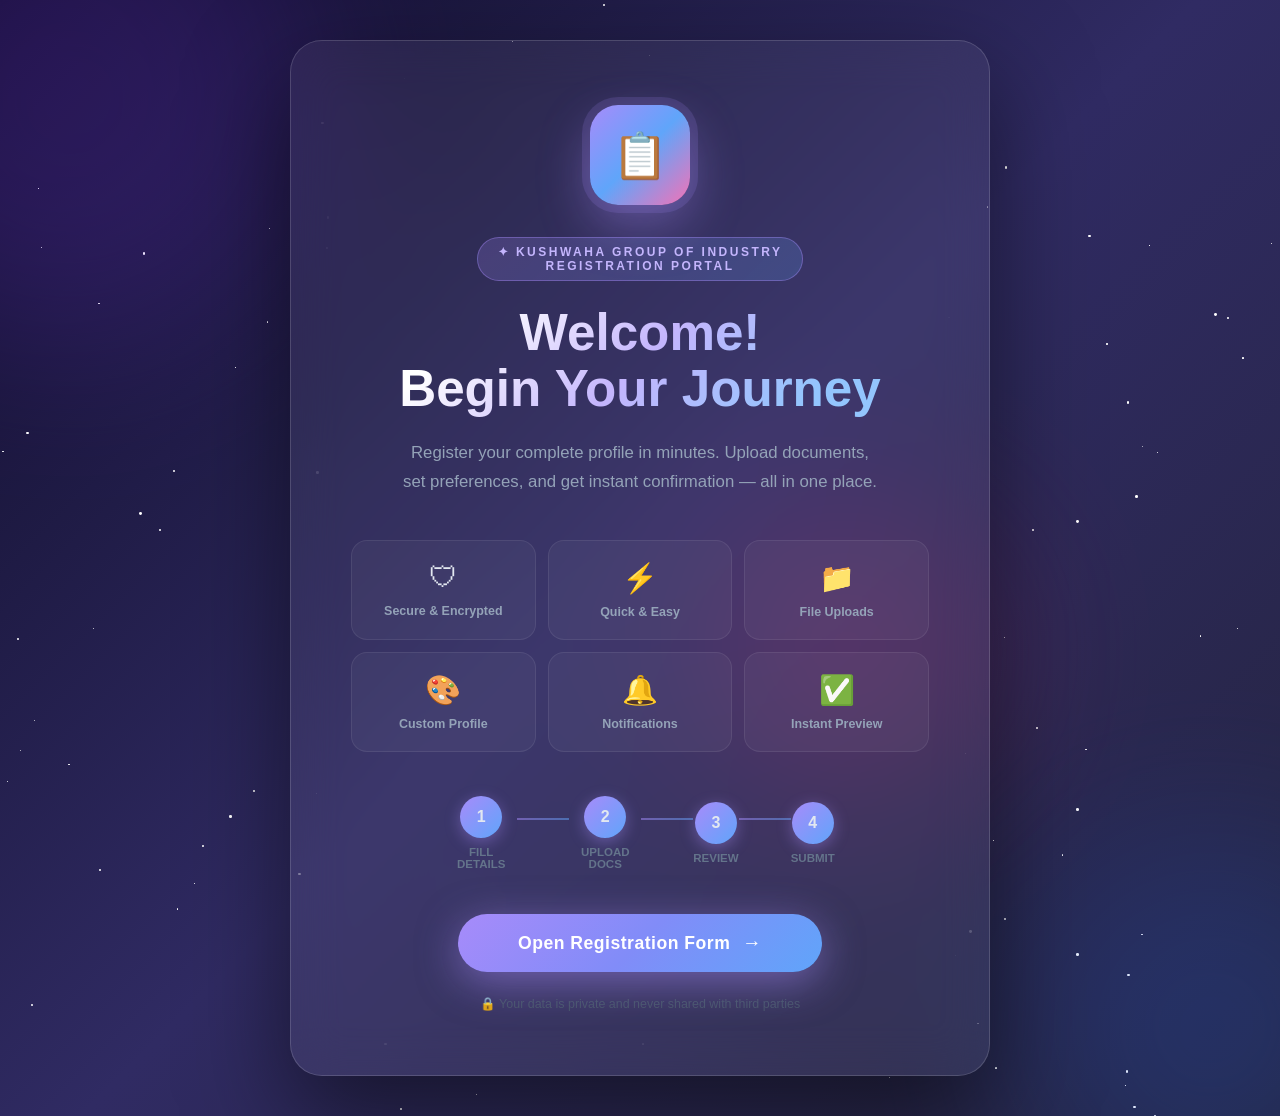
<file: Experiment-6/index.html>
<!DOCTYPE html>
<html lang="en">
<head>
<meta charset="UTF-8"/>
<meta name="viewport" content="width=device-width,initial-scale=1.0"/>
<title>Students Registration Portal</title>
<style>
*{box-sizing:border-box;margin:0;padding:0;}
body{font-family:'Segoe UI',sans-serif;min-height:100vh;color:#e2e8f0;overflow-x:hidden;}
#welcome-page{min-height:100vh;display:flex;flex-direction:column;align-items:center;justify-content:center;padding:40px 20px;position:relative;overflow:hidden;background:linear-gradient(135deg,#0f0c29,#302b63,#24243e);}
.stars{position:absolute;inset:0;pointer-events:none;}
.star{position:absolute;background:#fff;border-radius:50%;animation:twinkle var(--d) ease-in-out infinite;}
@keyframes twinkle{0%,100%{opacity:.2;transform:scale(1);}50%{opacity:1;transform:scale(1.4);}}
.blob{position:absolute;border-radius:50%;filter:blur(90px);opacity:.2;animation:blobFloat var(--bd,10s) ease-in-out infinite;pointer-events:none;}
@keyframes blobFloat{0%,100%{transform:translateY(0);}50%{transform:translateY(-40px);}}
.welcome-card{position:relative;z-index:2;max-width:700px;width:100%;background:rgba(255,255,255,0.06);border:1px solid rgba(255,255,255,0.15);border-radius:32px;padding:64px 60px;text-align:center;backdrop-filter:blur(24px);box-shadow:0 40px 100px rgba(0,0,0,0.5);}
.logo-ring{width:100px;height:100px;margin:0 auto 32px;background:linear-gradient(135deg,#a78bfa,#60a5fa,#f472b6);border-radius:28px;display:flex;align-items:center;justify-content:center;font-size:2.8rem;box-shadow:0 0 0 8px rgba(167,139,250,0.15),0 20px 50px rgba(167,139,250,0.4);animation:ringPulse 3s ease-in-out infinite;}
@keyframes ringPulse{0%,100%{box-shadow:0 0 0 8px rgba(167,139,250,0.15),0 20px 50px rgba(167,139,250,0.4);}50%{box-shadow:0 0 0 16px rgba(167,139,250,0.08),0 20px 60px rgba(167,139,250,0.6);}}
.badge{display:inline-flex;align-items:center;gap:8px;background:linear-gradient(135deg,rgba(167,139,250,0.2),rgba(96,165,250,0.2));border:1px solid rgba(167,139,250,0.4);color:#c4b5fd;font-size:0.75rem;font-weight:700;letter-spacing:2.5px;text-transform:uppercase;padding:7px 20px;border-radius:50px;margin-bottom:24px;}
.wtitle{font-size:3.2rem;font-weight:900;line-height:1.1;margin-bottom:20px;background:linear-gradient(135deg,#ffffff 20%,#c4b5fd 50%,#93c5fd 80%);-webkit-background-clip:text;-webkit-text-fill-color:transparent;}
.wsub{color:#94a3b8;font-size:1.05rem;line-height:1.75;margin-bottom:44px;max-width:480px;margin-left:auto;margin-right:auto;}
.feat-grid{display:grid;grid-template-columns:repeat(3,1fr);gap:12px;margin-bottom:44px;}
.feat-box{background:rgba(255,255,255,0.04);border:1px solid rgba(255,255,255,0.08);border-radius:16px;padding:20px 14px;transition:all 0.3s;}
.feat-box:hover{background:rgba(167,139,250,0.1);border-color:rgba(167,139,250,0.35);transform:translateY(-4px);}
.feat-icon{font-size:1.8rem;margin-bottom:10px;} .feat-text{font-size:0.78rem;color:#94a3b8;font-weight:600;}
.step-row{display:flex;align-items:center;justify-content:center;margin-bottom:44px;}
.step-box{display:flex;flex-direction:column;align-items:center;gap:8px;}
.step-circle{width:42px;height:42px;border-radius:50%;background:linear-gradient(135deg,#a78bfa,#60a5fa);display:flex;align-items:center;justify-content:center;font-weight:800;font-size:1rem;box-shadow:0 4px 15px rgba(167,139,250,0.4);}
.step-text{font-size:0.72rem;color:#64748b;font-weight:700;text-align:center;max-width:72px;text-transform:uppercase;}
.step-connector{width:52px;height:2px;margin-bottom:28px;background:linear-gradient(90deg,rgba(167,139,250,0.5),rgba(96,165,250,0.5));}
.btn-enter{display:inline-flex;align-items:center;gap:12px;padding:18px 60px;background:linear-gradient(135deg,#a78bfa 0%,#818cf8 50%,#60a5fa 100%);border:none;border-radius:50px;color:#fff;font-size:1.1rem;font-weight:800;cursor:pointer;letter-spacing:0.5px;box-shadow:0 10px 40px rgba(167,139,250,0.5);transition:all 0.3s;animation:btnGlow 3s ease-in-out infinite;position:relative;overflow:hidden;}
@keyframes btnGlow{0%,100%{box-shadow:0 10px 40px rgba(167,139,250,0.5);}50%{box-shadow:0 10px 50px rgba(167,139,250,0.7),0 0 0 12px rgba(167,139,250,0.08);}}
.btn-enter:hover{transform:translateY(-4px) scale(1.03);}
.btn-arrow{font-size:1.2rem;transition:transform 0.3s;}
.btn-enter:hover .btn-arrow{transform:translateX(5px);}
.welcome-note{margin-top:24px;font-size:0.78rem;color:#475569;}

/* FORM PAGE */
#form-page{display:none;background:linear-gradient(135deg,#1a1a2e 0%,#16213e 50%,#0f3460 100%);min-height:100vh;padding:30px 15px 60px;animation:pageIn 0.6s ease;}
@keyframes pageIn{from{opacity:0;transform:translateY(30px);}to{opacity:1;transform:translateY(0);}}
.top-bar{max-width:860px;margin:0 auto 20px;display:flex;align-items:center;justify-content:space-between;flex-wrap:wrap;gap:12px;}
.back-btn{background:rgba(255,255,255,0.06);border:1px solid rgba(255,255,255,0.12);color:#94a3b8;padding:9px 20px;border-radius:50px;font-size:0.82rem;cursor:pointer;transition:all 0.2s;display:flex;align-items:center;gap:8px;}
.back-btn:hover{background:rgba(255,255,255,0.12);color:#e2e8f0;}
.prog-wrap{flex:1;max-width:220px;}
.prog-label{font-size:0.72rem;color:#64748b;margin-bottom:5px;text-align:right;font-weight:600;}
.prog-track{background:rgba(255,255,255,0.08);border-radius:50px;height:7px;overflow:hidden;}
.prog-fill{height:100%;background:linear-gradient(90deg,#a78bfa,#60a5fa);border-radius:50px;width:0%;transition:width 0.4s;}
.page-title{text-align:center;font-size:2rem;margin-bottom:6px;background:linear-gradient(90deg,#a78bfa,#60a5fa);-webkit-background-clip:text;-webkit-text-fill-color:transparent;font-weight:800;}
.page-sub{text-align:center;color:#94a3b8;margin-bottom:30px;font-size:0.9rem;}
.fc{max-width:860px;margin:0 auto;background:rgba(255,255,255,0.04);border:1px solid rgba(255,255,255,0.1);border-radius:20px;padding:36px 40px;backdrop-filter:blur(12px);}
.st{font-size:0.73rem;font-weight:700;text-transform:uppercase;letter-spacing:2.5px;color:#a78bfa;margin:28px 0 16px;padding-bottom:8px;border-bottom:1px solid rgba(167,139,250,0.3);}
.g2{display:grid;grid-template-columns:1fr 1fr;gap:16px;}
.g3{display:grid;grid-template-columns:1fr 1fr 1fr;gap:16px;}
.fw{grid-column:1/-1;}
.fg{display:flex;flex-direction:column;gap:6px;}
label{font-size:0.8rem;font-weight:600;color:#cbd5e1;letter-spacing:0.5px;}
input[type=text],input[type=email],input[type=password],input[type=number],
input[type=tel],input[type=date],input[type=time],input[type=url],
input[type=search],input[type=color],textarea,select{
  background:rgba(255,255,255,0.06);border:1px solid rgba(255,255,255,0.15);
  border-radius:10px;padding:10px 14px;color:#e2e8f0;font-size:0.9rem;
  outline:none;transition:.2s;width:100%;}
input:focus,textarea:focus,select:focus{border-color:#a78bfa;background:rgba(167,139,250,0.08);}
select option{background:#1e293b;color:#e2e8f0;}
textarea{resize:vertical;min-height:90px;}
input[type=range]{width:100%;accent-color:#a78bfa;cursor:pointer;}
.rv{font-size:0.85rem;color:#a78bfa;font-weight:700;text-align:right;}
input[type=color]{height:44px;padding:4px 8px;cursor:pointer;}

/* Phone field with dial code */
.phone-row{display:flex;gap:8px;}
.dial-select{width:auto;min-width:130px;flex-shrink:0;border-radius:10px;padding:10px 10px;cursor:pointer;}
.phone-input{flex:1;}

/* Country search */
.country-search-wrap{position:relative;}
.country-search-input{border-radius:10px 10px 0 0 !important;}
.country-dropdown{display:none;position:absolute;z-index:100;width:100%;max-height:220px;overflow-y:auto;background:#1e293b;border:1px solid rgba(167,139,250,0.4);border-top:none;border-radius:0 0 10px 10px;}
.country-dropdown.open{display:block;}
.country-opt{padding:9px 14px;cursor:pointer;font-size:0.88rem;color:#cbd5e1;transition:.15s;display:flex;align-items:center;gap:8px;}
.country-opt:hover,.country-opt.active{background:rgba(167,139,250,0.15);color:#e2e8f0;}
.country-opt .flag{font-size:1.1rem;}
.country-selected-display{background:rgba(255,255,255,0.06);border:1px solid rgba(255,255,255,0.15);border-radius:0 0 10px 10px;padding:8px 14px;font-size:0.85rem;color:#a78bfa;font-weight:600;min-height:36px;display:flex;align-items:center;gap:8px;}

.cg,.rg{display:flex;flex-wrap:wrap;gap:12px;margin-top:4px;}
.ci,.ri{display:flex;align-items:center;gap:8px;background:rgba(255,255,255,0.05);padding:8px 14px;border-radius:30px;border:1px solid rgba(255,255,255,0.1);cursor:pointer;transition:.2s;}
.ci:hover,.ri:hover{border-color:#a78bfa;background:rgba(167,139,250,0.1);}
input[type=checkbox],input[type=radio]{accent-color:#a78bfa;width:16px;height:16px;cursor:pointer;}
.ci label,.ri label{font-size:0.85rem;cursor:pointer;color:#e2e8f0;margin:0;}
.tg{display:flex;flex-wrap:wrap;gap:14px;margin-top:4px;}
.ti{display:flex;align-items:center;gap:10px;}
.ts{position:relative;display:inline-block;width:44px;height:24px;}
.ts input{opacity:0;width:0;height:0;}
.tsl{position:absolute;inset:0;background:rgba(255,255,255,0.15);border-radius:24px;cursor:pointer;transition:.3s;}
.tsl::before{content:'';position:absolute;width:18px;height:18px;left:3px;top:3px;background:#fff;border-radius:50%;transition:.3s;}
.ts input:checked+.tsl{background:#a78bfa;}
.ts input:checked+.tsl::before{transform:translateX(20px);}
.ti label{font-size:0.85rem;color:#e2e8f0;}
.uz{border:2px dashed rgba(167,139,250,0.4);border-radius:14px;padding:28px 20px;text-align:center;background:rgba(167,139,250,0.04);cursor:pointer;transition:.25s;position:relative;}
.uz:hover{border-color:#a78bfa;background:rgba(167,139,250,0.1);}
.uz input[type=file]{position:absolute;inset:0;opacity:0;cursor:pointer;width:100%;height:100%;}
.uico{font-size:2.2rem;margin-bottom:8px;} .ulbl{font-size:0.9rem;color:#94a3b8;} .ulbl span{color:#a78bfa;font-weight:600;}
.uinfo{font-size:0.75rem;color:#64748b;margin-top:4px;} .ufn{font-size:0.8rem;color:#a78bfa;margin-top:6px;font-style:italic;}
.br{display:flex;gap:14px;margin-top:36px;justify-content:center;}
.btn{padding:12px 36px;border:none;border-radius:50px;font-size:0.95rem;font-weight:700;cursor:pointer;transition:all .2s;}
.bp{background:linear-gradient(135deg,#a78bfa,#60a5fa);color:#fff;}
.bp:hover{transform:translateY(-2px);box-shadow:0 8px 24px rgba(167,139,250,0.4);}
.bs{background:rgba(255,255,255,0.06);color:#94a3b8;border:1px solid rgba(255,255,255,0.15);}
.bs:hover{background:rgba(255,255,255,0.1);color:#e2e8f0;}
#out-sec{max-width:860px;margin:30px auto 0;display:none;}
#out-div{background:rgba(255,255,255,0.04);border:1px solid rgba(167,139,250,0.3);border-radius:20px;padding:32px 36px;backdrop-filter:blur(12px);}
.ot{font-size:1.2rem;font-weight:700;color:#a78bfa;margin-bottom:20px;}
.og{display:grid;grid-template-columns:1fr 1fr;gap:12px;}
.oi{background:rgba(255,255,255,0.05);border:1px solid rgba(255,255,255,0.08);border-radius:12px;padding:12px 16px;}
.oi.full{grid-column:1/-1;}
.ok{font-size:0.7rem;font-weight:700;text-transform:uppercase;letter-spacing:1px;color:#60a5fa;margin-bottom:4px;}
.ov{font-size:0.9rem;color:#e2e8f0;word-break:break-word;}
@media(max-width:600px){
  .fc{padding:24px 20px;}.g2,.g3{grid-template-columns:1fr;}
  .feat-grid{grid-template-columns:repeat(2,1fr);}.welcome-card{padding:40px 24px;}
  .wtitle{font-size:2.2rem;}.og{grid-template-columns:1fr;}.step-connector{width:28px;}
}
</style>
</head>
<body>

<!-- WELCOME PAGE -->
<div id="welcome-page">
  <div class="stars" id="stars"></div>
  <div class="blob" style="width:500px;height:500px;background:#7c3aed;top:-150px;left:-180px;--bd:12s;"></div>
  <div class="blob" style="width:380px;height:380px;background:#2563eb;bottom:-100px;right:-120px;--bd:9s;animation-delay:4s;"></div>
  <div class="blob" style="width:300px;height:300px;background:#db2777;top:45%;left:55%;--bd:14s;animation-delay:7s;"></div>
  <div class="welcome-card">
    <div class="logo-ring">&#128203;</div>
    <div class="badge">&#10022; Kushwaha Group Of Industry <br> Registration Portal</div>
    <h1 class="wtitle">Welcome!<br/>Begin Your Journey</h1>
    <p class="wsub">Register your complete profile in minutes. Upload documents, set preferences, and get instant confirmation — all in one place.</p>
    <div class="feat-grid">
      <div class="feat-box"><div class="feat-icon">&#128737;</div><div class="feat-text">Secure &amp; Encrypted</div></div>
      <div class="feat-box"><div class="feat-icon">&#9889;</div><div class="feat-text">Quick &amp; Easy</div></div>
      <div class="feat-box"><div class="feat-icon">&#128193;</div><div class="feat-text">File Uploads</div></div>
      <div class="feat-box"><div class="feat-icon">&#127912;</div><div class="feat-text">Custom Profile</div></div>
      <div class="feat-box"><div class="feat-icon">&#128276;</div><div class="feat-text">Notifications</div></div>
      <div class="feat-box"><div class="feat-icon">&#9989;</div><div class="feat-text">Instant Preview</div></div>
    </div>
    <div class="step-row">
      <div class="step-box"><div class="step-circle">1</div><div class="step-text">Fill Details</div></div>
      <div class="step-connector"></div>
      <div class="step-box"><div class="step-circle">2</div><div class="step-text">Upload Docs</div></div>
      <div class="step-connector"></div>
      <div class="step-box"><div class="step-circle">3</div><div class="step-text">Review</div></div>
      <div class="step-connector"></div>
      <div class="step-box"><div class="step-circle">4</div><div class="step-text">Submit</div></div>
    </div>
    <button class="btn-enter" onclick="openForm()">Open Registration Form <span class="btn-arrow">&#8594;</span></button>
    <p class="welcome-note">&#128274; Your data is private and never shared with third parties</p>
  </div>
</div>

<!-- FORM PAGE -->
<div id="form-page">
  <div class="top-bar">
    <button class="back-btn" onclick="backToWelcome()">&#8592; Back to Welcome</button>
    <div class="prog-wrap">
      <div class="prog-label" id="plabel">0% complete</div>
      <div class="prog-track"><div class="prog-fill" id="pfill"></div></div>
    </div>
  </div>
  <div class="page-title">&#128203; Kushwaha Group Of Industry <br>Registration Form</div>
  <p class="page-sub">Fill in your details below — click Submit to preview your data</p>
  <div class="fc">

    <div class="st">&#128100; Personal Information</div>
    <div class="g2">
      <div class="fg"><label>First Name *</label><input type="text" id="fname" placeholder="John" oninput="upProg()"/></div>
      <div class="fg"><label>Last Name *</label><input type="text" id="lname" placeholder="Doe" oninput="upProg()"/></div>
      <div class="fg"><label>Email Address *</label><input type="email" id="email" placeholder="john@example.com" oninput="upProg()"/></div>
      <div class="fg">
        <label>Phone Number (with dial code)</label>
        <div class="phone-row">
          <select class="dial-select" id="dialCode" onchange="upProg()">
          </select>
          <input type="tel" class="phone-input" id="phone" placeholder="98765 43210"/>
        </div>
      </div>
      <div class="fg"><label>Date of Birth</label><input type="date" id="dob"/></div>
      <div class="fg"><label>Age</label><input type="number" id="age" placeholder="25" min="1" max="120"/></div>
      <div class="fg fw"><label>Short Bio</label><textarea id="bio" placeholder="Tell us about yourself..."></textarea></div>
    </div>

    <div class="st">Gender</div>
    <div class="rg">
      <div class="ri"><input type="radio" name="gender" id="gm" value="Male"/><label for="gm">Male</label></div>
      <div class="ri"><input type="radio" name="gender" id="gf" value="Female"/><label for="gf">Female</label></div>
      <div class="ri"><input type="radio" name="gender" id="gnb" value="Non-binary"/><label for="gnb">Non-binary</label></div>
      <div class="ri"><input type="radio" name="gender" id="go" value="Prefer not to say"/><label for="go">Prefer not to say</label></div>
    </div>

    <div class="st">&#128274; Account Details</div>
    <div class="g2">
      <div class="fg"><label>Username *</label><input type="text" id="uname" placeholder="cool_username" oninput="upProg()"/></div>
      <div class="fg"><label>Password *</label><input type="password" id="pass" placeholder="&#8226;&#8226;&#8226;&#8226;&#8226;&#8226;&#8226;&#8226;" oninput="upProg()"/></div>
      <div class="fg"><label>Website / Portfolio URL</label><input type="url" id="website" placeholder="https://yoursite.com"/></div>
      <div class="fg"><label>Search Tags</label><input type="search" id="stags" placeholder="developer, designer..."/></div>
    </div>

    <div class="st">&#127968; Address</div>
    <div class="g2">
      <div class="fg fw"><label>Street Address</label><input type="text" id="addr" placeholder="123 Main St"/></div>
      <div class="fg"><label>City</label><input type="text" id="city" placeholder="Tumkur"/></div>
      <div class="fg"><label>State / Province</label><input type="text" id="state" placeholder="Karnataka"/></div>
      <div class="fg"><label>PIN / ZIP Code</label><input type="number" id="pin" placeholder="572101"/></div>
      <div class="fg">
        <label>Country</label>
        <div class="country-search-wrap">
          <input type="text" class="country-search-input" id="countrySearch" placeholder="&#128269; Search country..." autocomplete="off" oninput="filterCountries()" onfocus="openCountryDrop()" onblur="closeCountryDrop()"/>
          <div class="country-dropdown" id="countryDrop"></div>
          <div class="country-selected-display" id="countryDisplay">No country selected</div>
          <input type="hidden" id="countryValue"/>
        </div>
      </div>
    </div>

    <div class="st">&#9989; Skills / Interests</div>
    <div class="cg">
      <div class="ci"><input type="checkbox" id="sk1" value="Web Dev"/><label for="sk1">Web Dev</label></div>
      <div class="ci"><input type="checkbox" id="sk2" value="Mobile Apps"/><label for="sk2">Mobile Apps</label></div>
      <div class="ci"><input type="checkbox" id="sk3" value="UI/UX Design"/><label for="sk3">UI/UX Design</label></div>
      <div class="ci"><input type="checkbox" id="sk4" value="Data Science"/><label for="sk4">Data Science</label></div>
      <div class="ci"><input type="checkbox" id="sk5" value="Machine Learning"/><label for="sk5">Machine Learning</label></div>
      <div class="ci"><input type="checkbox" id="sk6" value="DevOps"/><label for="sk6">DevOps</label></div>
      <div class="ci"><input type="checkbox" id="sk7" value="Cybersecurity"/><label for="sk7">Cybersecurity</label></div>
      <div class="ci"><input type="checkbox" id="sk8" value="Photography"/><label for="sk8">Photography</label></div>
    </div>

    <div class="st">&#128202; Experience Level</div>
    <div class="rg">
      <div class="ri"><input type="radio" name="exp" id="e1" value="Beginner"/><label for="e1">Beginner</label></div>
      <div class="ri"><input type="radio" name="exp" id="e2" value="Intermediate"/><label for="e2">Intermediate</label></div>
      <div class="ri"><input type="radio" name="exp" id="e3" value="Advanced"/><label for="e3">Advanced</label></div>
      <div class="ri"><input type="radio" name="exp" id="e4" value="Expert"/><label for="e4">Expert</label></div>
    </div>

    <div class="st">&#127912; Preferences &amp; More</div>
    <div class="g2">
      <div class="fg"><label>Preferred Meeting Time</label><input type="time" id="atime"/></div>
      <div class="fg"><label>Favourite Color</label><input type="color" id="fcolor" value="#a78bfa"/></div>
      <div class="fg"><label>Department</label>
        <select id="dept"><option value="">— Select —</option><option>Engineering</option><option>Design</option><option>Marketing</option><option>HR</option><option>Finance</option><option>Operations</option></select>
      </div>
      <div class="fg"><label>Expected Salary (LPA)</label><input type="number" id="salary" placeholder="10" min="1"/></div>
      <div class="fg fw"><label>Profile Completion Score</label><input type="range" id="score" min="0" max="100" value="50" oninput="document.getElementById('sv').textContent=this.value+'%'"/><div class="rv" id="sv">50%</div></div>
    </div>

    <div class="st">&#128276; Notification Settings</div>
    <div class="tg">
      <div class="ti"><label class="ts"><input type="checkbox" id="ne" checked/><span class="tsl"></span></label><label>Email Notifications</label></div>
      <div class="ti"><label class="ts"><input type="checkbox" id="ns"/><span class="tsl"></span></label><label>SMS Alerts</label></div>
      <div class="ti"><label class="ts"><input type="checkbox" id="np" checked/><span class="tsl"></span></label><label>Push Notifications</label></div>
      <div class="ti"><label class="ts"><input type="checkbox" id="nl"/><span class="tsl"></span></label><label>Newsletter</label></div>
    </div>

    <div class="st">&#128193; File Uploads</div>
    <div class="g2">
      <div class="fg"><label>Profile Photo</label><div class="uz"><input type="file" id="up-prof" accept="image/*" onchange="sfn(this,'pfname')"/><div class="uico">&#128444;</div><div class="ulbl"><span>Browse</span> or drop here</div><div class="uinfo">JPG, PNG, WEBP</div><div class="ufn" id="pfname">No file selected</div></div></div>
      <div class="fg"><label>Resume / CV</label><div class="uz"><input type="file" id="up-res" accept=".pdf,.doc,.docx" onchange="sfn(this,'rfname')"/><div class="uico">&#128196;</div><div class="ulbl"><span>Browse</span> or drop here</div><div class="uinfo">PDF, DOC, DOCX</div><div class="ufn" id="rfname">No file selected</div></div></div>
      <div class="fg"><label>Reguma (Regulatory Documents)</label><div class="uz"><input type="file" id="up-reg" multiple accept=".pdf,.png,.jpg" onchange="sfn(this,'rgfname')"/><div class="uico">&#128220;</div><div class="ulbl"><span>Browse</span> or drop here</div><div class="uinfo">PDF, PNG, JPG · Multiple</div><div class="ufn" id="rgfname">No file selected</div></div></div>
      <div class="fg"><label>Portfolio / Work Samples</label><div class="uz"><input type="file" id="up-port" multiple onchange="sfn(this,'pofname')"/><div class="uico">&#128188;</div><div class="ulbl"><span>Browse</span> or drop here</div><div class="uinfo">Any format · Multiple</div><div class="ufn" id="pofname">No file selected</div></div></div>
    </div>

    <div class="st">&#128221; Agreement</div>
    <div class="cg">
      <div class="ci"><input type="checkbox" id="terms"/><label for="terms">I agree to the Terms &amp; Conditions</label></div>
      <div class="ci"><input type="checkbox" id="priv"/><label for="priv">I accept the Privacy Policy</label></div>
      <div class="ci"><input type="checkbox" id="mkt"/><label for="mkt">Send me updates &amp; offers</label></div>
    </div>

    <div class="br">
      <button class="btn bs" onclick="resetF()">&#8635; Reset</button>
      <button class="btn bp" onclick="submitF()">&#128640; Submit &amp; Preview</button>
    </div>
  </div>
  <div id="out-sec"><div id="out-div"></div></div>
</div>

<script>
// ── COUNTRY + DIAL CODE DATA (all countries) ──
const COUNTRIES = [
  {name:"Afghanistan",code:"AF",dial:"+93",flag:"🇦🇫"},
  {name:"Albania",code:"AL",dial:"+355",flag:"🇦🇱"},
  {name:"Algeria",code:"DZ",dial:"+213",flag:"🇩🇿"},
  {name:"Andorra",code:"AD",dial:"+376",flag:"🇦🇩"},
  {name:"Angola",code:"AO",dial:"+244",flag:"🇦🇴"},
  {name:"Antigua and Barbuda",code:"AG",dial:"+1268",flag:"🇦🇬"},
  {name:"Argentina",code:"AR",dial:"+54",flag:"🇦🇷"},
  {name:"Armenia",code:"AM",dial:"+374",flag:"🇦🇲"},
  {name:"Australia",code:"AU",dial:"+61",flag:"🇦🇺"},
  {name:"Austria",code:"AT",dial:"+43",flag:"🇦🇹"},
  {name:"Azerbaijan",code:"AZ",dial:"+994",flag:"🇦🇿"},
  {name:"Bahamas",code:"BS",dial:"+1242",flag:"🇧🇸"},
  {name:"Bahrain",code:"BH",dial:"+973",flag:"🇧🇭"},
  {name:"Bangladesh",code:"BD",dial:"+880",flag:"🇧🇩"},
  {name:"Barbados",code:"BB",dial:"+1246",flag:"🇧🇧"},
  {name:"Belarus",code:"BY",dial:"+375",flag:"🇧🇾"},
  {name:"Belgium",code:"BE",dial:"+32",flag:"🇧🇪"},
  {name:"Belize",code:"BZ",dial:"+501",flag:"🇧🇿"},
  {name:"Benin",code:"BJ",dial:"+229",flag:"🇧🇯"},
  {name:"Bhutan",code:"BT",dial:"+975",flag:"🇧🇹"},
  {name:"Bolivia",code:"BO",dial:"+591",flag:"🇧🇴"},
  {name:"Bosnia and Herzegovina",code:"BA",dial:"+387",flag:"🇧🇦"},
  {name:"Botswana",code:"BW",dial:"+267",flag:"🇧🇼"},
  {name:"Brazil",code:"BR",dial:"+55",flag:"🇧🇷"},
  {name:"Brunei",code:"BN",dial:"+673",flag:"🇧🇳"},
  {name:"Bulgaria",code:"BG",dial:"+359",flag:"🇧🇬"},
  {name:"Burkina Faso",code:"BF",dial:"+226",flag:"🇧🇫"},
  {name:"Burundi",code:"BI",dial:"+257",flag:"🇧🇮"},
  {name:"Cambodia",code:"KH",dial:"+855",flag:"🇰🇭"},
  {name:"Cameroon",code:"CM",dial:"+237",flag:"🇨🇲"},
  {name:"Canada",code:"CA",dial:"+1",flag:"🇨🇦"},
  {name:"Cape Verde",code:"CV",dial:"+238",flag:"🇨🇻"},
  {name:"Central African Republic",code:"CF",dial:"+236",flag:"🇨🇫"},
  {name:"Chad",code:"TD",dial:"+235",flag:"🇹🇩"},
  {name:"Chile",code:"CL",dial:"+56",flag:"🇨🇱"},
  {name:"China",code:"CN",dial:"+86",flag:"🇨🇳"},
  {name:"Colombia",code:"CO",dial:"+57",flag:"🇨🇴"},
  {name:"Comoros",code:"KM",dial:"+269",flag:"🇰🇲"},
  {name:"Congo",code:"CG",dial:"+242",flag:"🇨🇬"},
  {name:"Costa Rica",code:"CR",dial:"+506",flag:"🇨🇷"},
  {name:"Croatia",code:"HR",dial:"+385",flag:"🇭🇷"},
  {name:"Cuba",code:"CU",dial:"+53",flag:"🇨🇺"},
  {name:"Cyprus",code:"CY",dial:"+357",flag:"🇨🇾"},
  {name:"Czech Republic",code:"CZ",dial:"+420",flag:"🇨🇿"},
  {name:"Denmark",code:"DK",dial:"+45",flag:"🇩🇰"},
  {name:"Djibouti",code:"DJ",dial:"+253",flag:"🇩🇯"},
  {name:"Dominica",code:"DM",dial:"+1767",flag:"🇩🇲"},
  {name:"Dominican Republic",code:"DO",dial:"+1809",flag:"🇩🇴"},
  {name:"Ecuador",code:"EC",dial:"+593",flag:"🇪🇨"},
  {name:"Egypt",code:"EG",dial:"+20",flag:"🇪🇬"},
  {name:"El Salvador",code:"SV",dial:"+503",flag:"🇸🇻"},
  {name:"Equatorial Guinea",code:"GQ",dial:"+240",flag:"🇬🇶"},
  {name:"Eritrea",code:"ER",dial:"+291",flag:"🇪🇷"},
  {name:"Estonia",code:"EE",dial:"+372",flag:"🇪🇪"},
  {name:"Eswatini",code:"SZ",dial:"+268",flag:"🇸🇿"},
  {name:"Ethiopia",code:"ET",dial:"+251",flag:"🇪🇹"},
  {name:"Fiji",code:"FJ",dial:"+679",flag:"🇫🇯"},
  {name:"Finland",code:"FI",dial:"+358",flag:"🇫🇮"},
  {name:"France",code:"FR",dial:"+33",flag:"🇫🇷"},
  {name:"Gabon",code:"GA",dial:"+241",flag:"🇬🇦"},
  {name:"Gambia",code:"GM",dial:"+220",flag:"🇬🇲"},
  {name:"Georgia",code:"GE",dial:"+995",flag:"🇬🇪"},
  {name:"Germany",code:"DE",dial:"+49",flag:"🇩🇪"},
  {name:"Ghana",code:"GH",dial:"+233",flag:"🇬🇭"},
  {name:"Greece",code:"GR",dial:"+30",flag:"🇬🇷"},
  {name:"Grenada",code:"GD",dial:"+1473",flag:"🇬🇩"},
  {name:"Guatemala",code:"GT",dial:"+502",flag:"🇬🇹"},
  {name:"Guinea",code:"GN",dial:"+224",flag:"🇬🇳"},
  {name:"Guinea-Bissau",code:"GW",dial:"+245",flag:"🇬🇼"},
  {name:"Guyana",code:"GY",dial:"+592",flag:"🇬🇾"},
  {name:"Haiti",code:"HT",dial:"+509",flag:"🇭🇹"},
  {name:"Honduras",code:"HN",dial:"+504",flag:"🇭🇳"},
  {name:"Hungary",code:"HU",dial:"+36",flag:"🇭🇺"},
  {name:"Iceland",code:"IS",dial:"+354",flag:"🇮🇸"},
  {name:"India",code:"IN",dial:"+91",flag:"🇮🇳"},
  {name:"Indonesia",code:"ID",dial:"+62",flag:"🇮🇩"},
  {name:"Iran",code:"IR",dial:"+98",flag:"🇮🇷"},
  {name:"Iraq",code:"IQ",dial:"+964",flag:"🇮🇶"},
  {name:"Ireland",code:"IE",dial:"+353",flag:"🇮🇪"},
  {name:"Israel",code:"IL",dial:"+972",flag:"🇮🇱"},
  {name:"Italy",code:"IT",dial:"+39",flag:"🇮🇹"},
  {name:"Jamaica",code:"JM",dial:"+1876",flag:"🇯🇲"},
  {name:"Japan",code:"JP",dial:"+81",flag:"🇯🇵"},
  {name:"Jordan",code:"JO",dial:"+962",flag:"🇯🇴"},
  {name:"Kazakhstan",code:"KZ",dial:"+7",flag:"🇰🇿"},
  {name:"Kenya",code:"KE",dial:"+254",flag:"🇰🇪"},
  {name:"Kiribati",code:"KI",dial:"+686",flag:"🇰🇮"},
  {name:"Kuwait",code:"KW",dial:"+965",flag:"🇰🇼"},
  {name:"Kyrgyzstan",code:"KG",dial:"+996",flag:"🇰🇬"},
  {name:"Laos",code:"LA",dial:"+856",flag:"🇱🇦"},
  {name:"Latvia",code:"LV",dial:"+371",flag:"🇱🇻"},
  {name:"Lebanon",code:"LB",dial:"+961",flag:"🇱🇧"},
  {name:"Lesotho",code:"LS",dial:"+266",flag:"🇱🇸"},
  {name:"Liberia",code:"LR",dial:"+231",flag:"🇱🇷"},
  {name:"Libya",code:"LY",dial:"+218",flag:"🇱🇾"},
  {name:"Liechtenstein",code:"LI",dial:"+423",flag:"🇱🇮"},
  {name:"Lithuania",code:"LT",dial:"+370",flag:"🇱🇹"},
  {name:"Luxembourg",code:"LU",dial:"+352",flag:"🇱🇺"},
  {name:"Madagascar",code:"MG",dial:"+261",flag:"🇲🇬"},
  {name:"Malawi",code:"MW",dial:"+265",flag:"🇲🇼"},
  {name:"Malaysia",code:"MY",dial:"+60",flag:"🇲🇾"},
  {name:"Maldives",code:"MV",dial:"+960",flag:"🇲🇻"},
  {name:"Mali",code:"ML",dial:"+223",flag:"🇲🇱"},
  {name:"Malta",code:"MT",dial:"+356",flag:"🇲🇹"},
  {name:"Marshall Islands",code:"MH",dial:"+692",flag:"🇲🇭"},
  {name:"Mauritania",code:"MR",dial:"+222",flag:"🇲🇷"},
  {name:"Mauritius",code:"MU",dial:"+230",flag:"🇲🇺"},
  {name:"Mexico",code:"MX",dial:"+52",flag:"🇲🇽"},
  {name:"Micronesia",code:"FM",dial:"+691",flag:"🇫🇲"},
  {name:"Moldova",code:"MD",dial:"+373",flag:"🇲🇩"},
  {name:"Monaco",code:"MC",dial:"+377",flag:"🇲🇨"},
  {name:"Mongolia",code:"MN",dial:"+976",flag:"🇲🇳"},
  {name:"Montenegro",code:"ME",dial:"+382",flag:"🇲🇪"},
  {name:"Morocco",code:"MA",dial:"+212",flag:"🇲🇦"},
  {name:"Mozambique",code:"MZ",dial:"+258",flag:"🇲🇿"},
  {name:"Myanmar",code:"MM",dial:"+95",flag:"🇲🇲"},
  {name:"Namibia",code:"NA",dial:"+264",flag:"🇳🇦"},
  {name:"Nauru",code:"NR",dial:"+674",flag:"🇳🇷"},
  {name:"Nepal",code:"NP",dial:"+977",flag:"🇳🇵"},
  {name:"Netherlands",code:"NL",dial:"+31",flag:"🇳🇱"},
  {name:"New Zealand",code:"NZ",dial:"+64",flag:"🇳🇿"},
  {name:"Nicaragua",code:"NI",dial:"+505",flag:"🇳🇮"},
  {name:"Niger",code:"NE",dial:"+227",flag:"🇳🇪"},
  {name:"Nigeria",code:"NG",dial:"+234",flag:"🇳🇬"},
  {name:"North Korea",code:"KP",dial:"+850",flag:"🇰🇵"},
  {name:"North Macedonia",code:"MK",dial:"+389",flag:"🇲🇰"},
  {name:"Norway",code:"NO",dial:"+47",flag:"🇳🇴"},
  {name:"Oman",code:"OM",dial:"+968",flag:"🇴🇲"},
  {name:"Pakistan",code:"PK",dial:"+92",flag:"🇵🇰"},
  {name:"Palau",code:"PW",dial:"+680",flag:"🇵🇼"},
  {name:"Palestine",code:"PS",dial:"+970",flag:"🇵🇸"},
  {name:"Panama",code:"PA",dial:"+507",flag:"🇵🇦"},
  {name:"Papua New Guinea",code:"PG",dial:"+675",flag:"🇵🇬"},
  {name:"Paraguay",code:"PY",dial:"+595",flag:"🇵🇾"},
  {name:"Peru",code:"PE",dial:"+51",flag:"🇵🇪"},
  {name:"Philippines",code:"PH",dial:"+63",flag:"🇵🇭"},
  {name:"Poland",code:"PL",dial:"+48",flag:"🇵🇱"},
  {name:"Portugal",code:"PT",dial:"+351",flag:"🇵🇹"},
  {name:"Qatar",code:"QA",dial:"+974",flag:"🇶🇦"},
  {name:"Romania",code:"RO",dial:"+40",flag:"🇷🇴"},
  {name:"Russia",code:"RU",dial:"+7",flag:"🇷🇺"},
  {name:"Rwanda",code:"RW",dial:"+250",flag:"🇷🇼"},
  {name:"Saint Kitts and Nevis",code:"KN",dial:"+1869",flag:"🇰🇳"},
  {name:"Saint Lucia",code:"LC",dial:"+1758",flag:"🇱🇨"},
  {name:"Saint Vincent and the Grenadines",code:"VC",dial:"+1784",flag:"🇻🇨"},
  {name:"Samoa",code:"WS",dial:"+685",flag:"🇼🇸"},
  {name:"San Marino",code:"SM",dial:"+378",flag:"🇸🇲"},
  {name:"Sao Tome and Principe",code:"ST",dial:"+239",flag:"🇸🇹"},
  {name:"Saudi Arabia",code:"SA",dial:"+966",flag:"🇸🇦"},
  {name:"Senegal",code:"SN",dial:"+221",flag:"🇸🇳"},
  {name:"Serbia",code:"RS",dial:"+381",flag:"🇷🇸"},
  {name:"Seychelles",code:"SC",dial:"+248",flag:"🇸🇨"},
  {name:"Sierra Leone",code:"SL",dial:"+232",flag:"🇸🇱"},
  {name:"Singapore",code:"SG",dial:"+65",flag:"🇸🇬"},
  {name:"Slovakia",code:"SK",dial:"+421",flag:"🇸🇰"},
  {name:"Slovenia",code:"SI",dial:"+386",flag:"🇸🇮"},
  {name:"Solomon Islands",code:"SB",dial:"+677",flag:"🇸🇧"},
  {name:"Somalia",code:"SO",dial:"+252",flag:"🇸🇴"},
  {name:"South Africa",code:"ZA",dial:"+27",flag:"🇿🇦"},
  {name:"South Korea",code:"KR",dial:"+82",flag:"🇰🇷"},
  {name:"South Sudan",code:"SS",dial:"+211",flag:"🇸🇸"},
  {name:"Spain",code:"ES",dial:"+34",flag:"🇪🇸"},
  {name:"Sri Lanka",code:"LK",dial:"+94",flag:"🇱🇰"},
  {name:"Sudan",code:"SD",dial:"+249",flag:"🇸🇩"},
  {name:"Suriname",code:"SR",dial:"+597",flag:"🇸🇷"},
  {name:"Sweden",code:"SE",dial:"+46",flag:"🇸🇪"},
  {name:"Switzerland",code:"CH",dial:"+41",flag:"🇨🇭"},
  {name:"Syria",code:"SY",dial:"+963",flag:"🇸🇾"},
  {name:"Taiwan",code:"TW",dial:"+886",flag:"🇹🇼"},
  {name:"Tajikistan",code:"TJ",dial:"+992",flag:"🇹🇯"},
  {name:"Tanzania",code:"TZ",dial:"+255",flag:"🇹🇿"},
  {name:"Thailand",code:"TH",dial:"+66",flag:"🇹🇭"},
  {name:"Timor-Leste",code:"TL",dial:"+670",flag:"🇹🇱"},
  {name:"Togo",code:"TG",dial:"+228",flag:"🇹🇬"},
  {name:"Tonga",code:"TO",dial:"+676",flag:"🇹🇴"},
  {name:"Trinidad and Tobago",code:"TT",dial:"+1868",flag:"🇹🇹"},
  {name:"Tunisia",code:"TN",dial:"+216",flag:"🇹🇳"},
  {name:"Turkey",code:"TR",dial:"+90",flag:"🇹🇷"},
  {name:"Turkmenistan",code:"TM",dial:"+993",flag:"🇹🇲"},
  {name:"Tuvalu",code:"TV",dial:"+688",flag:"🇹🇻"},
  {name:"Uganda",code:"UG",dial:"+256",flag:"🇺🇬"},
  {name:"Ukraine",code:"UA",dial:"+380",flag:"🇺🇦"},
  {name:"United Arab Emirates",code:"AE",dial:"+971",flag:"🇦🇪"},
  {name:"United Kingdom",code:"GB",dial:"+44",flag:"🇬🇧"},
  {name:"United States",code:"US",dial:"+1",flag:"🇺🇸"},
  {name:"Uruguay",code:"UY",dial:"+598",flag:"🇺🇾"},
  {name:"Uzbekistan",code:"UZ",dial:"+998",flag:"🇺🇿"},
  {name:"Vanuatu",code:"VU",dial:"+678",flag:"🇻🇺"},
  {name:"Vatican City",code:"VA",dial:"+379",flag:"🇻🇦"},
  {name:"Venezuela",code:"VE",dial:"+58",flag:"🇻🇪"},
  {name:"Vietnam",code:"VN",dial:"+84",flag:"🇻🇳"},
  {name:"Yemen",code:"YE",dial:"+967",flag:"🇾🇪"},
  {name:"Zambia",code:"ZM",dial:"+260",flag:"🇿🇲"},
  {name:"Zimbabwe",code:"ZW",dial:"+263",flag:"🇿🇼"},
];

// ── BUILD DIAL CODE SELECT ──
(function(){
  const sel = document.getElementById('dialCode');
  COUNTRIES.forEach(c => {
    const o = document.createElement('option');
    o.value = c.dial;
    o.textContent = c.flag + ' ' + c.dial + ' (' + c.code + ')';
    if(c.code==='IN') o.selected = true;
    sel.appendChild(o);
  });
})();

// ── COUNTRY DROPDOWN ──
let selectedCountry = null;
function buildCountryDrop(filter){
  const drop = document.getElementById('countryDrop');
  drop.innerHTML = '';
  const list = filter ? COUNTRIES.filter(c=>c.name.toLowerCase().includes(filter.toLowerCase())) : COUNTRIES;
  list.forEach(c=>{
    const d = document.createElement('div');
    d.className = 'country-opt';
    d.innerHTML = '<span class="flag">'+c.flag+'</span><span>'+c.name+'</span><span style="margin-left:auto;font-size:0.75rem;color:#64748b;">'+c.dial+'</span>';
    d.onmousedown = ()=>{ selectCountry(c); };
    drop.appendChild(d);
  });
}
function openCountryDrop(){
  buildCountryDrop(document.getElementById('countrySearch').value);
  document.getElementById('countryDrop').classList.add('open');
}
function closeCountryDrop(){ setTimeout(()=>document.getElementById('countryDrop').classList.remove('open'),200); }
function filterCountries(){ buildCountryDrop(document.getElementById('countrySearch').value); }
function selectCountry(c){
  selectedCountry = c;
  document.getElementById('countrySearch').value = '';
  document.getElementById('countryValue').value = c.name;
  document.getElementById('countryDisplay').innerHTML = c.flag+' <strong>'+c.name+'</strong> &nbsp;<span style="color:#64748b;font-size:0.78rem;">'+c.dial+'</span>';
  // auto-set dial code
  const sel = document.getElementById('dialCode');
  for(let i=0;i<sel.options.length;i++){
    if(sel.options[i].value === c.dial){ sel.selectedIndex=i; break; }
  }
}

// ── STARS ──
(function(){
  const c=document.getElementById('stars');
  for(let i=0;i<120;i++){
    const s=document.createElement('div');s.className='star';
    const sz=Math.random()*2.5+0.5;
    s.style.cssText='width:'+sz+'px;height:'+sz+'px;top:'+Math.random()*100+'%;left:'+Math.random()*100+'%;--d:'+(Math.random()*4+2)+'s;animation-delay:'+(Math.random()*5)+'s;';
    c.appendChild(s);
  }
})();

// ── NAVIGATION ──
function openForm(){
  document.getElementById('welcome-page').style.display='none';
  document.getElementById('form-page').style.display='block';
  window.scrollTo(0,0);
}
function backToWelcome(){
  document.getElementById('form-page').style.display='none';
  document.getElementById('welcome-page').style.display='flex';
  window.scrollTo(0,0);
}

// ── PROGRESS ──
function upProg(){
  const r=['fname','lname','email','uname','pass'];
  const f=r.filter(id=>document.getElementById(id).value.trim()!=='').length;
  const p=Math.round(f/r.length*100);
  document.getElementById('pfill').style.width=p+'%';
  document.getElementById('plabel').textContent=p+'% complete';
}

// ── FILE NAME ──
function sfn(inp,tid){
  const el=document.getElementById(tid);
  if(inp.files.length===1)el.textContent='✅ '+inp.files[0].name;
  else if(inp.files.length>1)el.textContent='✅ '+inp.files.length+' files selected';
  else el.textContent='No file selected';
}

// ── HELPERS ──
function gc(p){return Array.from(document.querySelectorAll('input[type="checkbox"][id^="'+p+'"]')).filter(c=>c.checked).map(c=>c.value).join(', ')||'—';}
function gr(n){const e=document.querySelector('input[name="'+n+'"]:checked');return e?e.value:'—';}
function fl(id){const e=document.getElementById(id);if(!e||!e.files||!e.files.length)return'—';return e.files.length===1?e.files[0].name:e.files.length+' files';}
function tv(id){return document.getElementById(id).checked?'✅ On':'❌ Off';}
function v(id){const e=document.getElementById(id);return e&&e.value?e.value:'—';}

// ── SUBMIT ──
function submitF(){
  const dial = document.getElementById('dialCode').value;
  const phone = v('phone');
  const fullPhone = (phone!=='—') ? dial+' '+phone : '—';
  const country = v('countryValue') || (selectedCountry?selectedCountry.name:'—');

  const fs=[
    {k:'First Name',v:v('fname')},{k:'Last Name',v:v('lname')},
    {k:'Email',v:v('email')},{k:'Phone (with dial code)',v:fullPhone},
    {k:'Date of Birth',v:v('dob')},{k:'Age',v:v('age')},
    {k:'Gender',v:gr('gender')},{k:'Username',v:v('uname')},
    {k:'Password',v:v('pass')!=='—'?'••••••••':'—'},
    {k:'Website',v:v('website')},{k:'Search Tags',v:v('stags')},
    {k:'Street Address',v:v('addr')},{k:'City',v:v('city')},
    {k:'State',v:v('state')},{k:'PIN/ZIP',v:v('pin')},
    {k:'Country',v: selectedCountry ? selectedCountry.flag+' '+selectedCountry.name+' ('+selectedCountry.dial+')' : country},
    {k:'Skills',v:gc('sk'),f:true},{k:'Experience Level',v:gr('exp')},
    {k:'Bio',v:v('bio'),f:true},{k:'Meeting Time',v:v('atime')},
    {k:'Fav Color',v:'<span style="display:inline-block;width:18px;height:18px;background:'+v('fcolor')+';border-radius:4px;vertical-align:middle;margin-right:6px;border:1px solid rgba(255,255,255,.2)"></span>'+v('fcolor')},
    {k:'Department',v:v('dept')},{k:'Expected Salary',v:v('salary')!=='—'?v('salary')+' LPA':'—'},
    {k:'Profile Score',v:document.getElementById('sv').textContent},
    {k:'Email Notifs',v:tv('ne')},{k:'SMS Alerts',v:tv('ns')},
    {k:'Push Notifs',v:tv('np')},{k:'Newsletter',v:tv('nl')},
    {k:'Profile Photo',v:fl('up-prof')},{k:'Resume/CV',v:fl('up-res')},
    {k:'Reguma Docs',v:fl('up-reg')},{k:'Portfolio',v:fl('up-port')},
    {k:'Terms & Conditions',v:document.getElementById('terms').checked?'✅ Agreed':'❌ Not agreed'},
    {k:'Privacy Policy',v:document.getElementById('priv').checked?'✅ Accepted':'❌ Not accepted'},
    {k:'Marketing Consent',v:document.getElementById('mkt').checked?'✅ Yes':'❌ No'},
  ];
  const rows=fs.map(x=>'<div class="oi'+(x.f?' full':'')+'"><div class="ok">'+x.k+'</div><div class="ov">'+x.v+'</div></div>').join('');
  document.getElementById('out-div').innerHTML='<div class="ot">✅ Form Submitted Successfully!</div><div class="og">'+rows+'</div>';
  const s=document.getElementById('out-sec');s.style.display='block';s.scrollIntoView({behavior:'smooth',block:'start'});
}

// ── RESET ──
function resetF(){
  document.querySelectorAll('input:not([type=radio]):not([type=checkbox]):not([type=range]):not([type=color])').forEach(i=>i.value='');
  document.querySelectorAll('input[type=radio],input[type=checkbox]').forEach(i=>i.checked=false);
  document.getElementById('score').value=50;document.getElementById('sv').textContent='50%';
  document.getElementById('fcolor').value='#a78bfa';
  document.querySelectorAll('select').forEach(s=>s.selectedIndex=0);
  // reset dial to India
  const sel=document.getElementById('dialCode');
  for(let i=0;i<sel.options.length;i++){if(sel.options[i].text.includes('IN')){sel.selectedIndex=i;break;}}
  document.querySelectorAll('textarea').forEach(t=>t.value='');
  ['pfname','rfname','rgfname','pofname'].forEach(id=>document.getElementById(id).textContent='No file selected');
  selectedCountry=null;
  document.getElementById('countryDisplay').textContent='No country selected';
  document.getElementById('countryValue').value='';
  document.getElementById('out-sec').style.display='none';
  upProg();
}
</script>
</body>

</html>
</file>
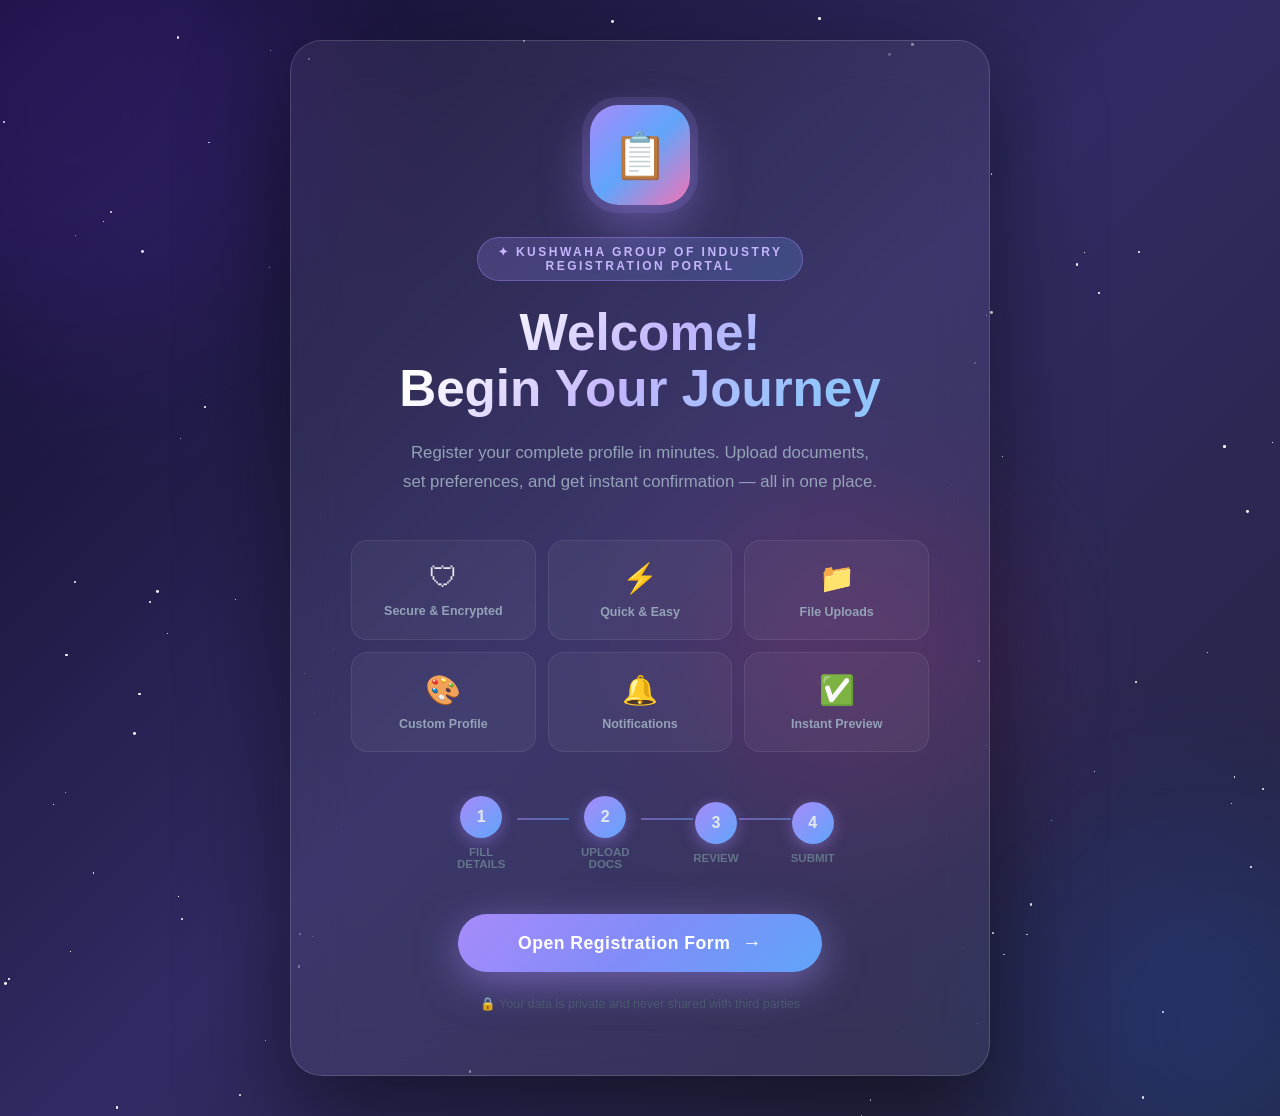
<file: Experiment-7/index.html>
<!DOCTYPE html>
<html lang="en">
<head>
<meta charset="UTF-8"/>
<meta name="viewport" content="width=device-width,initial-scale=1.0"/>
<title>Registration Portal</title>
<style>
*{box-sizing:border-box;margin:0;padding:0;}
body{font-family:'Segoe UI',sans-serif;min-height:100vh;color:#e2e8f0;overflow-x:hidden;}
#welcome-page{min-height:100vh;display:flex;flex-direction:column;align-items:center;justify-content:center;padding:40px 20px;position:relative;overflow:hidden;background:linear-gradient(135deg,#0f0c29,#302b63,#24243e);}
.stars{position:absolute;inset:0;pointer-events:none;}
.star{position:absolute;background:#fff;border-radius:50%;animation:twinkle var(--d) ease-in-out infinite;}
@keyframes twinkle{0%,100%{opacity:.2;transform:scale(1);}50%{opacity:1;transform:scale(1.4);}}
.blob{position:absolute;border-radius:50%;filter:blur(90px);opacity:.2;animation:blobFloat var(--bd,10s) ease-in-out infinite;pointer-events:none;}
@keyframes blobFloat{0%,100%{transform:translateY(0);}50%{transform:translateY(-40px);}}
.welcome-card{position:relative;z-index:2;max-width:700px;width:100%;background:rgba(255,255,255,0.06);border:1px solid rgba(255,255,255,0.15);border-radius:32px;padding:64px 60px;text-align:center;backdrop-filter:blur(24px);box-shadow:0 40px 100px rgba(0,0,0,0.5);}
.logo-ring{width:100px;height:100px;margin:0 auto 32px;background:linear-gradient(135deg,#a78bfa,#60a5fa,#f472b6);border-radius:28px;display:flex;align-items:center;justify-content:center;font-size:2.8rem;box-shadow:0 0 0 8px rgba(167,139,250,0.15),0 20px 50px rgba(167,139,250,0.4);animation:ringPulse 3s ease-in-out infinite;}
@keyframes ringPulse{0%,100%{box-shadow:0 0 0 8px rgba(167,139,250,0.15),0 20px 50px rgba(167,139,250,0.4);}50%{box-shadow:0 0 0 16px rgba(167,139,250,0.08),0 20px 60px rgba(167,139,250,0.6);}}
.badge{display:inline-flex;align-items:center;gap:8px;background:linear-gradient(135deg,rgba(167,139,250,0.2),rgba(96,165,250,0.2));border:1px solid rgba(167,139,250,0.4);color:#c4b5fd;font-size:0.75rem;font-weight:700;letter-spacing:2.5px;text-transform:uppercase;padding:7px 20px;border-radius:50px;margin-bottom:24px;}
.wtitle{font-size:3.2rem;font-weight:900;line-height:1.1;margin-bottom:20px;background:linear-gradient(135deg,#ffffff 20%,#c4b5fd 50%,#93c5fd 80%);-webkit-background-clip:text;-webkit-text-fill-color:transparent;}
.wsub{color:#94a3b8;font-size:1.05rem;line-height:1.75;margin-bottom:44px;max-width:480px;margin-left:auto;margin-right:auto;}
.feat-grid{display:grid;grid-template-columns:repeat(3,1fr);gap:12px;margin-bottom:44px;}
.feat-box{background:rgba(255,255,255,0.04);border:1px solid rgba(255,255,255,0.08);border-radius:16px;padding:20px 14px;transition:all 0.3s;}
.feat-box:hover{background:rgba(167,139,250,0.1);border-color:rgba(167,139,250,0.35);transform:translateY(-4px);}
.feat-icon{font-size:1.8rem;margin-bottom:10px;} .feat-text{font-size:0.78rem;color:#94a3b8;font-weight:600;}
.step-row{display:flex;align-items:center;justify-content:center;margin-bottom:44px;}
.step-box{display:flex;flex-direction:column;align-items:center;gap:8px;}
.step-circle{width:42px;height:42px;border-radius:50%;background:linear-gradient(135deg,#a78bfa,#60a5fa);display:flex;align-items:center;justify-content:center;font-weight:800;font-size:1rem;box-shadow:0 4px 15px rgba(167,139,250,0.4);}
.step-text{font-size:0.72rem;color:#64748b;font-weight:700;text-align:center;max-width:72px;text-transform:uppercase;}
.step-connector{width:52px;height:2px;margin-bottom:28px;background:linear-gradient(90deg,rgba(167,139,250,0.5),rgba(96,165,250,0.5));}
.btn-enter{display:inline-flex;align-items:center;gap:12px;padding:18px 60px;background:linear-gradient(135deg,#a78bfa 0%,#818cf8 50%,#60a5fa 100%);border:none;border-radius:50px;color:#fff;font-size:1.1rem;font-weight:800;cursor:pointer;letter-spacing:0.5px;box-shadow:0 10px 40px rgba(167,139,250,0.5);transition:all 0.3s;animation:btnGlow 3s ease-in-out infinite;position:relative;overflow:hidden;}
@keyframes btnGlow{0%,100%{box-shadow:0 10px 40px rgba(167,139,250,0.5);}50%{box-shadow:0 10px 50px rgba(167,139,250,0.7),0 0 0 12px rgba(167,139,250,0.08);}}
.btn-enter:hover{transform:translateY(-4px) scale(1.03);}
.btn-arrow{font-size:1.2rem;transition:transform 0.3s;}
.btn-enter:hover .btn-arrow{transform:translateX(5px);}
.welcome-note{margin-top:24px;font-size:0.78rem;color:#475569;}

/* FORM PAGE */
#form-page{display:none;background:linear-gradient(135deg,#1a1a2e 0%,#16213e 50%,#0f3460 100%);min-height:100vh;padding:30px 15px 60px;animation:pageIn 0.6s ease;}
@keyframes pageIn{from{opacity:0;transform:translateY(30px);}to{opacity:1;transform:translateY(0);}}
.top-bar{max-width:860px;margin:0 auto 20px;display:flex;align-items:center;justify-content:space-between;flex-wrap:wrap;gap:12px;}
.back-btn{background:rgba(255,255,255,0.06);border:1px solid rgba(255,255,255,0.12);color:#94a3b8;padding:9px 20px;border-radius:50px;font-size:0.82rem;cursor:pointer;transition:all 0.2s;display:flex;align-items:center;gap:8px;}
.back-btn:hover{background:rgba(255,255,255,0.12);color:#e2e8f0;}
.prog-wrap{flex:1;max-width:220px;}
.prog-label{font-size:0.72rem;color:#64748b;margin-bottom:5px;text-align:right;font-weight:600;}
.prog-track{background:rgba(255,255,255,0.08);border-radius:50px;height:7px;overflow:hidden;}
.prog-fill{height:100%;background:linear-gradient(90deg,#a78bfa,#60a5fa);border-radius:50px;width:0%;transition:width 0.4s;}
.page-title{text-align:center;font-size:2rem;margin-bottom:6px;background:linear-gradient(90deg,#a78bfa,#60a5fa);-webkit-background-clip:text;-webkit-text-fill-color:transparent;font-weight:800;}
.page-sub{text-align:center;color:#94a3b8;margin-bottom:30px;font-size:0.9rem;}
.fc{max-width:860px;margin:0 auto;background:rgba(255,255,255,0.04);border:1px solid rgba(255,255,255,0.1);border-radius:20px;padding:36px 40px;backdrop-filter:blur(12px);}
.st{font-size:0.73rem;font-weight:700;text-transform:uppercase;letter-spacing:2.5px;color:#a78bfa;margin:28px 0 16px;padding-bottom:8px;border-bottom:1px solid rgba(167,139,250,0.3);}
.g2{display:grid;grid-template-columns:1fr 1fr;gap:16px;}
.g3{display:grid;grid-template-columns:1fr 1fr 1fr;gap:16px;}
.fw{grid-column:1/-1;}
.fg{display:flex;flex-direction:column;gap:6px;}
label{font-size:0.8rem;font-weight:600;color:#cbd5e1;letter-spacing:0.5px;}
input[type=text],input[type=email],input[type=password],input[type=number],
input[type=tel],input[type=date],input[type=time],input[type=url],
input[type=search],input[type=color],textarea,select{
  background:rgba(255,255,255,0.06);border:1px solid rgba(255,255,255,0.15);
  border-radius:10px;padding:10px 14px;color:#e2e8f0;font-size:0.9rem;
  outline:none;transition:.2s;width:100%;}
input:focus,textarea:focus,select:focus{border-color:#a78bfa;background:rgba(167,139,250,0.08);}
select option{background:#1e293b;color:#e2e8f0;}
textarea{resize:vertical;min-height:90px;}
input[type=range]{width:100%;accent-color:#a78bfa;cursor:pointer;}
.rv{font-size:0.85rem;color:#a78bfa;font-weight:700;text-align:right;}
input[type=color]{height:44px;padding:4px 8px;cursor:pointer;}

.phone-row{display:flex;gap:8px;}
.dial-select{width:auto;min-width:130px;flex-shrink:0;border-radius:10px;padding:10px 10px;cursor:pointer;}
.phone-input{flex:1;}

.country-search-wrap{position:relative;}
.country-search-input{border-radius:10px 10px 0 0 !important;}
.country-dropdown{display:none;position:absolute;z-index:100;width:100%;max-height:220px;overflow-y:auto;background:#1e293b;border:1px solid rgba(167,139,250,0.4);border-top:none;border-radius:0 0 10px 10px;}
.country-dropdown.open{display:block;}
.country-opt{padding:9px 14px;cursor:pointer;font-size:0.88rem;color:#cbd5e1;transition:.15s;display:flex;align-items:center;gap:8px;}
.country-opt:hover,.country-opt.active{background:rgba(167,139,250,0.15);color:#e2e8f0;}
.country-opt .flag{font-size:1.1rem;}
.country-selected-display{background:rgba(255,255,255,0.06);border:1px solid rgba(255,255,255,0.15);border-radius:0 0 10px 10px;padding:8px 14px;font-size:0.85rem;color:#a78bfa;font-weight:600;min-height:36px;display:flex;align-items:center;gap:8px;}

.cg,.rg{display:flex;flex-wrap:wrap;gap:12px;margin-top:4px;}
.ci,.ri{display:flex;align-items:center;gap:8px;background:rgba(255,255,255,0.05);padding:8px 14px;border-radius:30px;border:1px solid rgba(255,255,255,0.1);cursor:pointer;transition:.2s;}
.ci:hover,.ri:hover{border-color:#a78bfa;background:rgba(167,139,250,0.1);}
input[type=checkbox],input[type=radio]{accent-color:#a78bfa;width:16px;height:16px;cursor:pointer;}
.ci label,.ri label{font-size:0.85rem;cursor:pointer;color:#e2e8f0;margin:0;}
.tg{display:flex;flex-wrap:wrap;gap:14px;margin-top:4px;}
.ti{display:flex;align-items:center;gap:10px;}
.ts{position:relative;display:inline-block;width:44px;height:24px;}
.ts input{opacity:0;width:0;height:0;}
.tsl{position:absolute;inset:0;background:rgba(255,255,255,0.15);border-radius:24px;cursor:pointer;transition:.3s;}
.tsl::before{content:'';position:absolute;width:18px;height:18px;left:3px;top:3px;background:#fff;border-radius:50%;transition:.3s;}
.ts input:checked+.tsl{background:#a78bfa;}
.ts input:checked+.tsl::before{transform:translateX(20px);}
.ti label{font-size:0.85rem;color:#e2e8f0;}
.uz{border:2px dashed rgba(167,139,250,0.4);border-radius:14px;padding:28px 20px;text-align:center;background:rgba(167,139,250,0.04);cursor:pointer;transition:.25s;position:relative;}
.uz:hover{border-color:#a78bfa;background:rgba(167,139,250,0.1);}
.uz input[type=file]{position:absolute;inset:0;opacity:0;cursor:pointer;width:100%;height:100%;}
.uico{font-size:2.2rem;margin-bottom:8px;} .ulbl{font-size:0.9rem;color:#94a3b8;} .ulbl span{color:#a78bfa;font-weight:600;}
.uinfo{font-size:0.75rem;color:#64748b;margin-top:4px;} .ufn{font-size:0.8rem;color:#a78bfa;margin-top:6px;font-style:italic;}
.br{display:flex;gap:14px;margin-top:36px;justify-content:center;}
.btn{padding:12px 36px;border:none;border-radius:50px;font-size:0.95rem;font-weight:700;cursor:pointer;transition:all .2s;}
.bp{background:linear-gradient(135deg,#a78bfa,#60a5fa);color:#fff;}
.bp:hover{transform:translateY(-2px);box-shadow:0 8px 24px rgba(167,139,250,0.4);}
.bs{background:rgba(255,255,255,0.06);color:#94a3b8;border:1px solid rgba(255,255,255,0.15);}
.bs:hover{background:rgba(255,255,255,0.1);color:#e2e8f0;}

/* ── PREVIEW PANEL ── */
#out-sec{max-width:860px;margin:30px auto 0;display:none;}
#out-div{background:rgba(255,255,255,0.04);border:1px solid rgba(167,139,250,0.3);border-radius:20px;padding:32px 36px;backdrop-filter:blur(12px);}
.ot{font-size:1.2rem;font-weight:700;color:#a78bfa;margin-bottom:20px;}
.og{display:grid;grid-template-columns:1fr 1fr;gap:12px;}
.oi{background:rgba(255,255,255,0.05);border:1px solid rgba(255,255,255,0.08);border-radius:12px;padding:12px 16px;}
.oi.full{grid-column:1/-1;}
.ok{font-size:0.7rem;font-weight:700;text-transform:uppercase;letter-spacing:1px;color:#60a5fa;margin-bottom:4px;}
.ov{font-size:0.9rem;color:#e2e8f0;word-break:break-word;}

/* ── SUBMISSIONS TABLE SECTION ── */
#table-sec{max-width:1200px;margin:40px auto 0;padding:0 15px 60px;display:none;animation:pageIn 0.5s ease;}
.tbl-header{display:flex;align-items:center;justify-content:space-between;flex-wrap:wrap;gap:16px;margin-bottom:20px;}
.tbl-title{font-size:1.5rem;font-weight:800;background:linear-gradient(90deg,#a78bfa,#60a5fa);-webkit-background-clip:text;-webkit-text-fill-color:transparent;}
.tbl-badge{background:rgba(167,139,250,0.15);border:1px solid rgba(167,139,250,0.35);color:#c4b5fd;font-size:0.75rem;font-weight:700;padding:5px 14px;border-radius:50px;letter-spacing:1px;}
.tbl-actions{display:flex;gap:10px;flex-wrap:wrap;}
.tbl-btn{display:inline-flex;align-items:center;gap:8px;padding:10px 22px;border:none;border-radius:50px;font-size:0.85rem;font-weight:700;cursor:pointer;transition:all 0.2s;}
.tbl-btn-copy{background:rgba(96,165,250,0.15);border:1px solid rgba(96,165,250,0.4);color:#60a5fa;}
.tbl-btn-copy:hover{background:rgba(96,165,250,0.25);transform:translateY(-2px);}
.tbl-btn-csv{background:rgba(167,139,250,0.15);border:1px solid rgba(167,139,250,0.4);color:#a78bfa;}
.tbl-btn-csv:hover{background:rgba(167,139,250,0.25);transform:translateY(-2px);}
.tbl-btn-clear{background:rgba(239,68,68,0.12);border:1px solid rgba(239,68,68,0.3);color:#f87171;}
.tbl-btn-clear:hover{background:rgba(239,68,68,0.22);transform:translateY(-2px);}
.tbl-wrap{overflow-x:auto;border-radius:16px;border:1px solid rgba(255,255,255,0.1);background:rgba(255,255,255,0.03);}
table{width:100%;border-collapse:collapse;min-width:900px;}
thead tr{background:rgba(167,139,250,0.12);border-bottom:1px solid rgba(167,139,250,0.3);}
thead th{padding:14px 16px;text-align:left;font-size:0.7rem;font-weight:700;text-transform:uppercase;letter-spacing:1.5px;color:#a78bfa;white-space:nowrap;}
tbody tr{border-bottom:1px solid rgba(255,255,255,0.05);transition:background 0.15s;}
tbody tr:hover{background:rgba(167,139,250,0.06);}
tbody tr:last-child{border-bottom:none;}
tbody td{padding:12px 16px;font-size:0.84rem;color:#cbd5e1;vertical-align:middle;max-width:200px;overflow:hidden;text-overflow:ellipsis;white-space:nowrap;}
tbody td.td-num{color:#a78bfa;font-weight:700;text-align:center;width:48px;}
tbody td .td-badge{display:inline-block;background:rgba(96,165,250,0.15);border:1px solid rgba(96,165,250,0.3);border-radius:20px;padding:2px 10px;font-size:0.75rem;color:#93c5fd;}
.copy-toast{position:fixed;bottom:28px;right:28px;background:linear-gradient(135deg,#a78bfa,#60a5fa);color:#fff;padding:12px 24px;border-radius:50px;font-size:0.88rem;font-weight:700;box-shadow:0 8px 30px rgba(167,139,250,0.4);z-index:9999;transform:translateY(80px);opacity:0;transition:all 0.4s cubic-bezier(.34,1.56,.64,1);}
.copy-toast.show{transform:translateY(0);opacity:1;}
.empty-state{text-align:center;padding:60px 20px;color:#475569;}
.empty-icon{font-size:3rem;margin-bottom:16px;}
.empty-text{font-size:1rem;font-weight:600;}

@media(max-width:600px){
  .fc{padding:24px 20px;}.g2,.g3{grid-template-columns:1fr;}
  .feat-grid{grid-template-columns:repeat(2,1fr);}.welcome-card{padding:40px 24px;}
  .wtitle{font-size:2.2rem;}.og{grid-template-columns:1fr;}.step-connector{width:28px;}
  .tbl-header{flex-direction:column;align-items:flex-start;}
}
</style>
</head>
<body>

<!-- WELCOME PAGE -->
<div id="welcome-page">
  <div class="stars" id="stars"></div>
  <div class="blob" style="width:500px;height:500px;background:#7c3aed;top:-150px;left:-180px;--bd:12s;"></div>
  <div class="blob" style="width:380px;height:380px;background:#2563eb;bottom:-100px;right:-120px;--bd:9s;animation-delay:4s;"></div>
  <div class="blob" style="width:300px;height:300px;background:#db2777;top:45%;left:55%;--bd:14s;animation-delay:7s;"></div>
  <div class="welcome-card">
    <div class="logo-ring">&#128203;</div>
    <div class="badge">&#10022; Kushwaha Group Of Industry <br> Registration Portal</div>
    <h1 class="wtitle">Welcome!<br/>Begin Your Journey</h1>
    <p class="wsub">Register your complete profile in minutes. Upload documents, set preferences, and get instant confirmation — all in one place.</p>
    <div class="feat-grid">
      <div class="feat-box"><div class="feat-icon">&#128737;</div><div class="feat-text">Secure &amp; Encrypted</div></div>
      <div class="feat-box"><div class="feat-icon">&#9889;</div><div class="feat-text">Quick &amp; Easy</div></div>
      <div class="feat-box"><div class="feat-icon">&#128193;</div><div class="feat-text">File Uploads</div></div>
      <div class="feat-box"><div class="feat-icon">&#127912;</div><div class="feat-text">Custom Profile</div></div>
      <div class="feat-box"><div class="feat-icon">&#128276;</div><div class="feat-text">Notifications</div></div>
      <div class="feat-box"><div class="feat-icon">&#9989;</div><div class="feat-text">Instant Preview</div></div>
    </div>
    <div class="step-row">
      <div class="step-box"><div class="step-circle">1</div><div class="step-text">Fill Details</div></div>
      <div class="step-connector"></div>
      <div class="step-box"><div class="step-circle">2</div><div class="step-text">Upload Docs</div></div>
      <div class="step-connector"></div>
      <div class="step-box"><div class="step-circle">3</div><div class="step-text">Review</div></div>
      <div class="step-connector"></div>
      <div class="step-box"><div class="step-circle">4</div><div class="step-text">Submit</div></div>
    </div>
    <button class="btn-enter" onclick="openForm()">Open Registration Form <span class="btn-arrow">&#8594;</span></button>
    <p class="welcome-note">&#128274; Your data is private and never shared with third parties</p>
  </div>
</div>

<!-- FORM PAGE -->
<div id="form-page">
  <div class="top-bar">
    <button class="back-btn" onclick="backToWelcome()">&#8592; Back to Welcome</button>
    <div class="prog-wrap">
      <div class="prog-label" id="plabel">0% complete</div>
      <div class="prog-track"><div class="prog-fill" id="pfill"></div></div>
    </div>
  </div>
  <div class="page-title">&#128203; Kushwaha Group Of Industry <br>Registration Form</div>
  <p class="page-sub">Fill in your details below — click Submit to preview your data</p>
  <div class="fc">

    <div class="st">&#128100; Personal Information</div>
    <div class="g2">
      <div class="fg"><label>First Name *</label><input type="text" id="fname" placeholder="John" oninput="upProg()"/></div>
      <div class="fg"><label>Last Name *</label><input type="text" id="lname" placeholder="Doe" oninput="upProg()"/></div>
      <div class="fg"><label>Email Address *</label><input type="email" id="email" placeholder="john@example.com" oninput="upProg()"/></div>
      <div class="fg">
        <label>Phone Number (with dial code)</label>
        <div class="phone-row">
          <select class="dial-select" id="dialCode" onchange="upProg()"></select>
          <input type="tel" class="phone-input" id="phone" placeholder="98765 43210"/>
        </div>
      </div>
      <div class="fg"><label>Date of Birth</label><input type="date" id="dob"/></div>
      <div class="fg"><label>Age</label><input type="number" id="age" placeholder="25" min="1" max="120"/></div>
      <div class="fg fw"><label>Short Bio</label><textarea id="bio" placeholder="Tell us about yourself..."></textarea></div>
    </div>

    <div class="st">Gender</div>
    <div class="rg">
      <div class="ri"><input type="radio" name="gender" id="gm" value="Male"/><label for="gm">Male</label></div>
      <div class="ri"><input type="radio" name="gender" id="gf" value="Female"/><label for="gf">Female</label></div>
      <div class="ri"><input type="radio" name="gender" id="gnb" value="Non-binary"/><label for="gnb">Non-binary</label></div>
      <div class="ri"><input type="radio" name="gender" id="go" value="Prefer not to say"/><label for="go">Prefer not to say</label></div>
    </div>

    <div class="st">&#128274; Account Details</div>
    <div class="g2">
      <div class="fg"><label>Username *</label><input type="text" id="uname" placeholder="cool_username" oninput="upProg()"/></div>
      <div class="fg"><label>Password *</label><input type="password" id="pass" placeholder="&#8226;&#8226;&#8226;&#8226;&#8226;&#8226;&#8226;&#8226;" oninput="upProg()"/></div>
      <div class="fg"><label>Website / Portfolio URL</label><input type="url" id="website" placeholder="https://yoursite.com"/></div>
      <div class="fg"><label>Search Tags</label><input type="search" id="stags" placeholder="developer, designer..."/></div>
    </div>

    <div class="st">&#127968; Address</div>
    <div class="g2">
      <div class="fg fw"><label>Street Address</label><input type="text" id="addr" placeholder="123 Main St"/></div>
      <div class="fg"><label>City</label><input type="text" id="city" placeholder="Tumkur"/></div>
      <div class="fg"><label>State / Province</label><input type="text" id="state" placeholder="Karnataka"/></div>
      <div class="fg"><label>PIN / ZIP Code</label><input type="number" id="pin" placeholder="572101"/></div>
      <div class="fg">
        <label>Country</label>
        <div class="country-search-wrap">
          <input type="text" class="country-search-input" id="countrySearch" placeholder="&#128269; Search country..." autocomplete="off" oninput="filterCountries()" onfocus="openCountryDrop()" onblur="closeCountryDrop()"/>
          <div class="country-dropdown" id="countryDrop"></div>
          <div class="country-selected-display" id="countryDisplay">No country selected</div>
          <input type="hidden" id="countryValue"/>
        </div>
      </div>
    </div>

    <div class="st">&#9989; Skills / Interests</div>
    <div class="cg">
      <div class="ci"><input type="checkbox" id="sk1" value="Web Dev"/><label for="sk1">Web Dev</label></div>
      <div class="ci"><input type="checkbox" id="sk2" value="Mobile Apps"/><label for="sk2">Mobile Apps</label></div>
      <div class="ci"><input type="checkbox" id="sk3" value="UI/UX Design"/><label for="sk3">UI/UX Design</label></div>
      <div class="ci"><input type="checkbox" id="sk4" value="Data Science"/><label for="sk4">Data Science</label></div>
      <div class="ci"><input type="checkbox" id="sk5" value="Machine Learning"/><label for="sk5">Machine Learning</label></div>
      <div class="ci"><input type="checkbox" id="sk6" value="DevOps"/><label for="sk6">DevOps</label></div>
      <div class="ci"><input type="checkbox" id="sk7" value="Cybersecurity"/><label for="sk7">Cybersecurity</label></div>
      <div class="ci"><input type="checkbox" id="sk8" value="Photography"/><label for="sk8">Photography</label></div>
    </div>

    <div class="st">&#128202; Experience Level</div>
    <div class="rg">
      <div class="ri"><input type="radio" name="exp" id="e1" value="Beginner"/><label for="e1">Beginner</label></div>
      <div class="ri"><input type="radio" name="exp" id="e2" value="Intermediate"/><label for="e2">Intermediate</label></div>
      <div class="ri"><input type="radio" name="exp" id="e3" value="Advanced"/><label for="e3">Advanced</label></div>
      <div class="ri"><input type="radio" name="exp" id="e4" value="Expert"/><label for="e4">Expert</label></div>
    </div>

    <div class="st">&#127912; Preferences &amp; More</div>
    <div class="g2">
      <div class="fg"><label>Preferred Meeting Time</label><input type="time" id="atime"/></div>
      <div class="fg"><label>Favourite Color</label><input type="color" id="fcolor" value="#a78bfa"/></div>
      <div class="fg"><label>Department</label>
        <select id="dept"><option value="">— Select —</option><option>Engineering</option><option>Design</option><option>Marketing</option><option>HR</option><option>Finance</option><option>Operations</option></select>
      </div>
      <div class="fg"><label>Expected Salary (LPA)</label><input type="number" id="salary" placeholder="10" min="1"/></div>
      <div class="fg fw"><label>Profile Completion Score</label><input type="range" id="score" min="0" max="100" value="50" oninput="document.getElementById('sv').textContent=this.value+'%'"/><div class="rv" id="sv">50%</div></div>
    </div>

    <div class="st">&#128276; Notification Settings</div>
    <div class="tg">
      <div class="ti"><label class="ts"><input type="checkbox" id="ne" checked/><span class="tsl"></span></label><label>Email Notifications</label></div>
      <div class="ti"><label class="ts"><input type="checkbox" id="ns"/><span class="tsl"></span></label><label>SMS Alerts</label></div>
      <div class="ti"><label class="ts"><input type="checkbox" id="np" checked/><span class="tsl"></span></label><label>Push Notifications</label></div>
      <div class="ti"><label class="ts"><input type="checkbox" id="nl"/><span class="tsl"></span></label><label>Newsletter</label></div>
    </div>

    <div class="st">&#128193; File Uploads</div>
    <div class="g2">
      <div class="fg"><label>Profile Photo</label><div class="uz"><input type="file" id="up-prof" accept="image/*" onchange="sfn(this,'pfname')"/><div class="uico">&#128444;</div><div class="ulbl"><span>Browse</span> or drop here</div><div class="uinfo">JPG, PNG, WEBP</div><div class="ufn" id="pfname">No file selected</div></div></div>
      <div class="fg"><label>Resume / CV</label><div class="uz"><input type="file" id="up-res" accept=".pdf,.doc,.docx" onchange="sfn(this,'rfname')"/><div class="uico">&#128196;</div><div class="ulbl"><span>Browse</span> or drop here</div><div class="uinfo">PDF, DOC, DOCX</div><div class="ufn" id="rfname">No file selected</div></div></div>
      <div class="fg"><label>Reguma (Regulatory Documents)</label><div class="uz"><input type="file" id="up-reg" multiple accept=".pdf,.png,.jpg" onchange="sfn(this,'rgfname')"/><div class="uico">&#128220;</div><div class="ulbl"><span>Browse</span> or drop here</div><div class="uinfo">PDF, PNG, JPG · Multiple</div><div class="ufn" id="rgfname">No file selected</div></div></div>
      <div class="fg"><label>Portfolio / Work Samples</label><div class="uz"><input type="file" id="up-port" multiple onchange="sfn(this,'pofname')"/><div class="uico">&#128188;</div><div class="ulbl"><span>Browse</span> or drop here</div><div class="uinfo">Any format · Multiple</div><div class="ufn" id="pofname">No file selected</div></div></div>
    </div>

    <div class="st">&#128221; Agreement</div>
    <div class="cg">
      <div class="ci"><input type="checkbox" id="terms"/><label for="terms">I agree to the Terms &amp; Conditions</label></div>
      <div class="ci"><input type="checkbox" id="priv"/><label for="priv">I accept the Privacy Policy</label></div>
      <div class="ci"><input type="checkbox" id="mkt"/><label for="mkt">Send me updates &amp; offers</label></div>
    </div>

    <div class="br">
      <button class="btn bs" onclick="resetF()">&#8635; Reset</button>
      <button class="btn bp" onclick="submitF()">&#128640; Submit &amp; Preview</button>
    </div>
  </div>

  <!-- Single Submission Preview -->
  <div id="out-sec"><div id="out-div"></div></div>
</div>

<!-- SUBMISSIONS TABLE PAGE -->
<div id="table-sec">
  <div class="tbl-header">
    <div style="display:flex;align-items:center;gap:14px;flex-wrap:wrap;">
      <div class="tbl-title">📋 All Submissions</div>
      <span class="tbl-badge" id="sub-count">0 Records</span>
    </div>
    <div class="tbl-actions">
      <button class="tbl-btn tbl-btn-copy" onclick="copyTable()">📋 Copy Table</button>
      <button class="tbl-btn tbl-btn-csv" onclick="downloadCSV()">⬇️ Download CSV</button>
      <button class="tbl-btn tbl-btn-clear" onclick="clearAll()">🗑️ Clear All</button>
      <button class="tbl-btn" style="background:rgba(255,255,255,0.06);border:1px solid rgba(255,255,255,0.15);color:#94a3b8;" onclick="backToForm()">← Back to Form</button>
    </div>
  </div>
  <div class="tbl-wrap">
    <table id="submissions-table">
      <thead>
        <tr>
          <th>#</th>
          <th>First Name</th>
          <th>Last Name</th>
          <th>Email</th>
          <th>Phone</th>
          <th>DOB</th>
          <th>Age</th>
          <th>Gender</th>
          <th>Username</th>
          <th>Website</th>
          <th>Tags</th>
          <th>Address</th>
          <th>City</th>
          <th>State</th>
          <th>PIN</th>
          <th>Country</th>
          <th>Skills</th>
          <th>Experience</th>
          <th>Bio</th>
          <th>Meeting Time</th>
          <th>Fav Color</th>
          <th>Department</th>
          <th>Salary (LPA)</th>
          <th>Profile Score</th>
          <th>Email Notif</th>
          <th>SMS Alerts</th>
          <th>Push Notif</th>
          <th>Newsletter</th>
          <th>Profile Photo</th>
          <th>Resume</th>
          <th>Reguma Docs</th>
          <th>Portfolio</th>
          <th>Terms</th>
          <th>Privacy</th>
          <th>Marketing</th>
          <th>Submitted At</th>
        </tr>
      </thead>
      <tbody id="tbl-body">
        <tr id="empty-row">
          <td colspan="36" style="text-align:center;padding:60px 20px;">
            <div class="empty-icon">📭</div>
            <div class="empty-text" style="color:#475569;">No submissions yet</div>
          </td>
        </tr>
      </tbody>
    </table>
  </div>
</div>

<!-- Toast -->
<div class="copy-toast" id="toast">✅ Copied to clipboard!</div>

<script>
// ── COUNTRY + DIAL CODE DATA ──
const COUNTRIES = [
  {name:"Afghanistan",code:"AF",dial:"+93",flag:"🇦🇫"},{name:"Albania",code:"AL",dial:"+355",flag:"🇦🇱"},{name:"Algeria",code:"DZ",dial:"+213",flag:"🇩🇿"},{name:"Andorra",code:"AD",dial:"+376",flag:"🇦🇩"},{name:"Angola",code:"AO",dial:"+244",flag:"🇦🇴"},{name:"Antigua and Barbuda",code:"AG",dial:"+1268",flag:"🇦🇬"},{name:"Argentina",code:"AR",dial:"+54",flag:"🇦🇷"},{name:"Armenia",code:"AM",dial:"+374",flag:"🇦🇲"},{name:"Australia",code:"AU",dial:"+61",flag:"🇦🇺"},{name:"Austria",code:"AT",dial:"+43",flag:"🇦🇹"},{name:"Azerbaijan",code:"AZ",dial:"+994",flag:"🇦🇿"},{name:"Bahamas",code:"BS",dial:"+1242",flag:"🇧🇸"},{name:"Bahrain",code:"BH",dial:"+973",flag:"🇧🇭"},{name:"Bangladesh",code:"BD",dial:"+880",flag:"🇧🇩"},{name:"Barbados",code:"BB",dial:"+1246",flag:"🇧🇧"},{name:"Belarus",code:"BY",dial:"+375",flag:"🇧🇾"},{name:"Belgium",code:"BE",dial:"+32",flag:"🇧🇪"},{name:"Belize",code:"BZ",dial:"+501",flag:"🇧🇿"},{name:"Benin",code:"BJ",dial:"+229",flag:"🇧🇯"},{name:"Bhutan",code:"BT",dial:"+975",flag:"🇧🇹"},{name:"Bolivia",code:"BO",dial:"+591",flag:"🇧🇴"},{name:"Bosnia and Herzegovina",code:"BA",dial:"+387",flag:"🇧🇦"},{name:"Botswana",code:"BW",dial:"+267",flag:"🇧🇼"},{name:"Brazil",code:"BR",dial:"+55",flag:"🇧🇷"},{name:"Brunei",code:"BN",dial:"+673",flag:"🇧🇳"},{name:"Bulgaria",code:"BG",dial:"+359",flag:"🇧🇬"},{name:"Burkina Faso",code:"BF",dial:"+226",flag:"🇧🇫"},{name:"Burundi",code:"BI",dial:"+257",flag:"🇧🇮"},{name:"Cambodia",code:"KH",dial:"+855",flag:"🇰🇭"},{name:"Cameroon",code:"CM",dial:"+237",flag:"🇨🇲"},{name:"Canada",code:"CA",dial:"+1",flag:"🇨🇦"},{name:"Cape Verde",code:"CV",dial:"+238",flag:"🇨🇻"},{name:"Central African Republic",code:"CF",dial:"+236",flag:"🇨🇫"},{name:"Chad",code:"TD",dial:"+235",flag:"🇹🇩"},{name:"Chile",code:"CL",dial:"+56",flag:"🇨🇱"},{name:"China",code:"CN",dial:"+86",flag:"🇨🇳"},{name:"Colombia",code:"CO",dial:"+57",flag:"🇨🇴"},{name:"Comoros",code:"KM",dial:"+269",flag:"🇰🇲"},{name:"Congo",code:"CG",dial:"+242",flag:"🇨🇬"},{name:"Costa Rica",code:"CR",dial:"+506",flag:"🇨🇷"},{name:"Croatia",code:"HR",dial:"+385",flag:"🇭🇷"},{name:"Cuba",code:"CU",dial:"+53",flag:"🇨🇺"},{name:"Cyprus",code:"CY",dial:"+357",flag:"🇨🇾"},{name:"Czech Republic",code:"CZ",dial:"+420",flag:"🇨🇿"},{name:"Denmark",code:"DK",dial:"+45",flag:"🇩🇰"},{name:"Djibouti",code:"DJ",dial:"+253",flag:"🇩🇯"},{name:"Dominica",code:"DM",dial:"+1767",flag:"🇩🇲"},{name:"Dominican Republic",code:"DO",dial:"+1809",flag:"🇩🇴"},{name:"Ecuador",code:"EC",dial:"+593",flag:"🇪🇨"},{name:"Egypt",code:"EG",dial:"+20",flag:"🇪🇬"},{name:"El Salvador",code:"SV",dial:"+503",flag:"🇸🇻"},{name:"Equatorial Guinea",code:"GQ",dial:"+240",flag:"🇬🇶"},{name:"Eritrea",code:"ER",dial:"+291",flag:"🇪🇷"},{name:"Estonia",code:"EE",dial:"+372",flag:"🇪🇪"},{name:"Eswatini",code:"SZ",dial:"+268",flag:"🇸🇿"},{name:"Ethiopia",code:"ET",dial:"+251",flag:"🇪🇹"},{name:"Fiji",code:"FJ",dial:"+679",flag:"🇫🇯"},{name:"Finland",code:"FI",dial:"+358",flag:"🇫🇮"},{name:"France",code:"FR",dial:"+33",flag:"🇫🇷"},{name:"Gabon",code:"GA",dial:"+241",flag:"🇬🇦"},{name:"Gambia",code:"GM",dial:"+220",flag:"🇬🇲"},{name:"Georgia",code:"GE",dial:"+995",flag:"🇬🇪"},{name:"Germany",code:"DE",dial:"+49",flag:"🇩🇪"},{name:"Ghana",code:"GH",dial:"+233",flag:"🇬🇭"},{name:"Greece",code:"GR",dial:"+30",flag:"🇬🇷"},{name:"Grenada",code:"GD",dial:"+1473",flag:"🇬🇩"},{name:"Guatemala",code:"GT",dial:"+502",flag:"🇬🇹"},{name:"Guinea",code:"GN",dial:"+224",flag:"🇬🇳"},{name:"Guinea-Bissau",code:"GW",dial:"+245",flag:"🇬🇼"},{name:"Guyana",code:"GY",dial:"+592",flag:"🇬🇾"},{name:"Haiti",code:"HT",dial:"+509",flag:"🇭🇹"},{name:"Honduras",code:"HN",dial:"+504",flag:"🇭🇳"},{name:"Hungary",code:"HU",dial:"+36",flag:"🇭🇺"},{name:"Iceland",code:"IS",dial:"+354",flag:"🇮🇸"},{name:"India",code:"IN",dial:"+91",flag:"🇮🇳"},{name:"Indonesia",code:"ID",dial:"+62",flag:"🇮🇩"},{name:"Iran",code:"IR",dial:"+98",flag:"🇮🇷"},{name:"Iraq",code:"IQ",dial:"+964",flag:"🇮🇶"},{name:"Ireland",code:"IE",dial:"+353",flag:"🇮🇪"},{name:"Israel",code:"IL",dial:"+972",flag:"🇮🇱"},{name:"Italy",code:"IT",dial:"+39",flag:"🇮🇹"},{name:"Jamaica",code:"JM",dial:"+1876",flag:"🇯🇲"},{name:"Japan",code:"JP",dial:"+81",flag:"🇯🇵"},{name:"Jordan",code:"JO",dial:"+962",flag:"🇯🇴"},{name:"Kazakhstan",code:"KZ",dial:"+7",flag:"🇰🇿"},{name:"Kenya",code:"KE",dial:"+254",flag:"🇰🇪"},{name:"Kiribati",code:"KI",dial:"+686",flag:"🇰🇮"},{name:"Kuwait",code:"KW",dial:"+965",flag:"🇰🇼"},{name:"Kyrgyzstan",code:"KG",dial:"+996",flag:"🇰🇬"},{name:"Laos",code:"LA",dial:"+856",flag:"🇱🇦"},{name:"Latvia",code:"LV",dial:"+371",flag:"🇱🇻"},{name:"Lebanon",code:"LB",dial:"+961",flag:"🇱🇧"},{name:"Lesotho",code:"LS",dial:"+266",flag:"🇱🇸"},{name:"Liberia",code:"LR",dial:"+231",flag:"🇱🇷"},{name:"Libya",code:"LY",dial:"+218",flag:"🇱🇾"},{name:"Liechtenstein",code:"LI",dial:"+423",flag:"🇱🇮"},{name:"Lithuania",code:"LT",dial:"+370",flag:"🇱🇹"},{name:"Luxembourg",code:"LU",dial:"+352",flag:"🇱🇺"},{name:"Madagascar",code:"MG",dial:"+261",flag:"🇲🇬"},{name:"Malawi",code:"MW",dial:"+265",flag:"🇲🇼"},{name:"Malaysia",code:"MY",dial:"+60",flag:"🇲🇾"},{name:"Maldives",code:"MV",dial:"+960",flag:"🇲🇻"},{name:"Mali",code:"ML",dial:"+223",flag:"🇲🇱"},{name:"Malta",code:"MT",dial:"+356",flag:"🇲🇹"},{name:"Marshall Islands",code:"MH",dial:"+692",flag:"🇲🇭"},{name:"Mauritania",code:"MR",dial:"+222",flag:"🇲🇷"},{name:"Mauritius",code:"MU",dial:"+230",flag:"🇲🇺"},{name:"Mexico",code:"MX",dial:"+52",flag:"🇲🇽"},{name:"Micronesia",code:"FM",dial:"+691",flag:"🇫🇲"},{name:"Moldova",code:"MD",dial:"+373",flag:"🇲🇩"},{name:"Monaco",code:"MC",dial:"+377",flag:"🇲🇨"},{name:"Mongolia",code:"MN",dial:"+976",flag:"🇲🇳"},{name:"Montenegro",code:"ME",dial:"+382",flag:"🇲🇪"},{name:"Morocco",code:"MA",dial:"+212",flag:"🇲🇦"},{name:"Mozambique",code:"MZ",dial:"+258",flag:"🇲🇿"},{name:"Myanmar",code:"MM",dial:"+95",flag:"🇲🇲"},{name:"Namibia",code:"NA",dial:"+264",flag:"🇳🇦"},{name:"Nauru",code:"NR",dial:"+674",flag:"🇳🇷"},{name:"Nepal",code:"NP",dial:"+977",flag:"🇳🇵"},{name:"Netherlands",code:"NL",dial:"+31",flag:"🇳🇱"},{name:"New Zealand",code:"NZ",dial:"+64",flag:"🇳🇿"},{name:"Nicaragua",code:"NI",dial:"+505",flag:"🇳🇮"},{name:"Niger",code:"NE",dial:"+227",flag:"🇳🇪"},{name:"Nigeria",code:"NG",dial:"+234",flag:"🇳🇬"},{name:"North Korea",code:"KP",dial:"+850",flag:"🇰🇵"},{name:"North Macedonia",code:"MK",dial:"+389",flag:"🇲🇰"},{name:"Norway",code:"NO",dial:"+47",flag:"🇳🇴"},{name:"Oman",code:"OM",dial:"+968",flag:"🇴🇲"},{name:"Pakistan",code:"PK",dial:"+92",flag:"🇵🇰"},{name:"Palau",code:"PW",dial:"+680",flag:"🇵🇼"},{name:"Palestine",code:"PS",dial:"+970",flag:"🇵🇸"},{name:"Panama",code:"PA",dial:"+507",flag:"🇵🇦"},{name:"Papua New Guinea",code:"PG",dial:"+675",flag:"🇵🇬"},{name:"Paraguay",code:"PY",dial:"+595",flag:"🇵🇾"},{name:"Peru",code:"PE",dial:"+51",flag:"🇵🇪"},{name:"Philippines",code:"PH",dial:"+63",flag:"🇵🇭"},{name:"Poland",code:"PL",dial:"+48",flag:"🇵🇱"},{name:"Portugal",code:"PT",dial:"+351",flag:"🇵🇹"},{name:"Qatar",code:"QA",dial:"+974",flag:"🇶🇦"},{name:"Romania",code:"RO",dial:"+40",flag:"🇷🇴"},{name:"Russia",code:"RU",dial:"+7",flag:"🇷🇺"},{name:"Rwanda",code:"RW",dial:"+250",flag:"🇷🇼"},{name:"Saint Kitts and Nevis",code:"KN",dial:"+1869",flag:"🇰🇳"},{name:"Saint Lucia",code:"LC",dial:"+1758",flag:"🇱🇨"},{name:"Saint Vincent and the Grenadines",code:"VC",dial:"+1784",flag:"🇻🇨"},{name:"Samoa",code:"WS",dial:"+685",flag:"🇼🇸"},{name:"San Marino",code:"SM",dial:"+378",flag:"🇸🇲"},{name:"Sao Tome and Principe",code:"ST",dial:"+239",flag:"🇸🇹"},{name:"Saudi Arabia",code:"SA",dial:"+966",flag:"🇸🇦"},{name:"Senegal",code:"SN",dial:"+221",flag:"🇸🇳"},{name:"Serbia",code:"RS",dial:"+381",flag:"🇷🇸"},{name:"Seychelles",code:"SC",dial:"+248",flag:"🇸🇨"},{name:"Sierra Leone",code:"SL",dial:"+232",flag:"🇸🇱"},{name:"Singapore",code:"SG",dial:"+65",flag:"🇸🇬"},{name:"Slovakia",code:"SK",dial:"+421",flag:"🇸🇰"},{name:"Slovenia",code:"SI",dial:"+386",flag:"🇸🇮"},{name:"Solomon Islands",code:"SB",dial:"+677",flag:"🇸🇧"},{name:"Somalia",code:"SO",dial:"+252",flag:"🇸🇴"},{name:"South Africa",code:"ZA",dial:"+27",flag:"🇿🇦"},{name:"South Korea",code:"KR",dial:"+82",flag:"🇰🇷"},{name:"South Sudan",code:"SS",dial:"+211",flag:"🇸🇸"},{name:"Spain",code:"ES",dial:"+34",flag:"🇪🇸"},{name:"Sri Lanka",code:"LK",dial:"+94",flag:"🇱🇰"},{name:"Sudan",code:"SD",dial:"+249",flag:"🇸🇩"},{name:"Suriname",code:"SR",dial:"+597",flag:"🇸🇷"},{name:"Sweden",code:"SE",dial:"+46",flag:"🇸🇪"},{name:"Switzerland",code:"CH",dial:"+41",flag:"🇨🇭"},{name:"Syria",code:"SY",dial:"+963",flag:"🇸🇾"},{name:"Taiwan",code:"TW",dial:"+886",flag:"🇹🇼"},{name:"Tajikistan",code:"TJ",dial:"+992",flag:"🇹🇯"},{name:"Tanzania",code:"TZ",dial:"+255",flag:"🇹🇿"},{name:"Thailand",code:"TH",dial:"+66",flag:"🇹🇭"},{name:"Timor-Leste",code:"TL",dial:"+670",flag:"🇹🇱"},{name:"Togo",code:"TG",dial:"+228",flag:"🇹🇬"},{name:"Tonga",code:"TO",dial:"+676",flag:"🇹🇴"},{name:"Trinidad and Tobago",code:"TT",dial:"+1868",flag:"🇹🇹"},{name:"Tunisia",code:"TN",dial:"+216",flag:"🇹🇳"},{name:"Turkey",code:"TR",dial:"+90",flag:"🇹🇷"},{name:"Turkmenistan",code:"TM",dial:"+993",flag:"🇹🇲"},{name:"Tuvalu",code:"TV",dial:"+688",flag:"🇹🇻"},{name:"Uganda",code:"UG",dial:"+256",flag:"🇺🇬"},{name:"Ukraine",code:"UA",dial:"+380",flag:"🇺🇦"},{name:"United Arab Emirates",code:"AE",dial:"+971",flag:"🇦🇪"},{name:"United Kingdom",code:"GB",dial:"+44",flag:"🇬🇧"},{name:"United States",code:"US",dial:"+1",flag:"🇺🇸"},{name:"Uruguay",code:"UY",dial:"+598",flag:"🇺🇾"},{name:"Uzbekistan",code:"UZ",dial:"+998",flag:"🇺🇿"},{name:"Vanuatu",code:"VU",dial:"+678",flag:"🇻🇺"},{name:"Vatican City",code:"VA",dial:"+379",flag:"🇻🇦"},{name:"Venezuela",code:"VE",dial:"+58",flag:"🇻🇪"},{name:"Vietnam",code:"VN",dial:"+84",flag:"🇻🇳"},{name:"Yemen",code:"YE",dial:"+967",flag:"🇾🇪"},{name:"Zambia",code:"ZM",dial:"+260",flag:"🇿🇲"},{name:"Zimbabwe",code:"ZW",dial:"+263",flag:"🇿🇼"},
];

// ── SUBMISSIONS ARRAY ──
let submissions = [];

// ── BUILD DIAL CODE SELECT ──
(function(){
  const sel = document.getElementById('dialCode');
  COUNTRIES.forEach(c => {
    const o = document.createElement('option');
    o.value = c.dial;
    o.textContent = c.flag + ' ' + c.dial + ' (' + c.code + ')';
    if(c.code==='IN') o.selected = true;
    sel.appendChild(o);
  });
})();

// ── COUNTRY DROPDOWN ──
let selectedCountry = null;
function buildCountryDrop(filter){
  const drop = document.getElementById('countryDrop');
  drop.innerHTML = '';
  const list = filter ? COUNTRIES.filter(c=>c.name.toLowerCase().includes(filter.toLowerCase())) : COUNTRIES;
  list.forEach(c=>{
    const d = document.createElement('div');
    d.className = 'country-opt';
    d.innerHTML = '<span class="flag">'+c.flag+'</span><span>'+c.name+'</span><span style="margin-left:auto;font-size:0.75rem;color:#64748b;">'+c.dial+'</span>';
    d.onmousedown = ()=>{ selectCountry(c); };
    drop.appendChild(d);
  });
}
function openCountryDrop(){buildCountryDrop(document.getElementById('countrySearch').value);document.getElementById('countryDrop').classList.add('open');}
function closeCountryDrop(){setTimeout(()=>document.getElementById('countryDrop').classList.remove('open'),200);}
function filterCountries(){buildCountryDrop(document.getElementById('countrySearch').value);}
function selectCountry(c){
  selectedCountry=c;
  document.getElementById('countrySearch').value='';
  document.getElementById('countryValue').value=c.name;
  document.getElementById('countryDisplay').innerHTML=c.flag+' <strong>'+c.name+'</strong> &nbsp;<span style="color:#64748b;font-size:0.78rem;">'+c.dial+'</span>';
  const sel=document.getElementById('dialCode');
  for(let i=0;i<sel.options.length;i++){if(sel.options[i].value===c.dial){sel.selectedIndex=i;break;}}
}

// ── STARS ──
(function(){
  const c=document.getElementById('stars');
  for(let i=0;i<120;i++){
    const s=document.createElement('div');s.className='star';
    const sz=Math.random()*2.5+0.5;
    s.style.cssText='width:'+sz+'px;height:'+sz+'px;top:'+Math.random()*100+'%;left:'+Math.random()*100+'%;--d:'+(Math.random()*4+2)+'s;animation-delay:'+(Math.random()*5)+'s;';
    c.appendChild(s);
  }
})();

// ── NAVIGATION ──
function openForm(){document.getElementById('welcome-page').style.display='none';document.getElementById('form-page').style.display='block';window.scrollTo(0,0);}
function backToWelcome(){document.getElementById('form-page').style.display='none';document.getElementById('table-sec').style.display='none';document.getElementById('welcome-page').style.display='flex';window.scrollTo(0,0);}
function backToForm(){document.getElementById('table-sec').style.display='none';document.getElementById('form-page').style.display='block';window.scrollTo(0,0);}

// ── PROGRESS ──
function upProg(){
  const r=['fname','lname','email','uname','pass'];
  const f=r.filter(id=>document.getElementById(id).value.trim()!=='').length;
  const p=Math.round(f/r.length*100);
  document.getElementById('pfill').style.width=p+'%';
  document.getElementById('plabel').textContent=p+'% complete';
}

// ── FILE NAME ──
function sfn(inp,tid){
  const el=document.getElementById(tid);
  if(inp.files.length===1) el.textContent='✅ '+inp.files[0].name;
  else if(inp.files.length>1) el.textContent='✅ '+inp.files.length+' files selected';
  else el.textContent='No file selected';
}

// ── HELPERS ──
function gc(p){return Array.from(document.querySelectorAll('input[type="checkbox"][id^="'+p+'"]')).filter(c=>c.checked).map(c=>c.value).join('; ')||'—';}
function gr(n){const e=document.querySelector('input[name="'+n+'"]:checked');return e?e.value:'—';}
function fl(id){const e=document.getElementById(id);if(!e||!e.files||!e.files.length)return'—';return e.files.length===1?e.files[0].name:e.files.length+' files';}
function tv(id){return document.getElementById(id).checked?'Yes':'No';}
function v(id){const e=document.getElementById(id);return e&&e.value.trim()?e.value.trim():'—';}

// ── SUBMIT ──
function submitF(){
  const dial=document.getElementById('dialCode').value;
  const phone=v('phone');
  const fullPhone=(phone!=='—')?dial+' '+phone:'—';
  const country=selectedCountry?selectedCountry.name:(v('countryValue')||'—');

  const now=new Date();
  const submittedAt=now.toLocaleString('en-IN',{dateStyle:'medium',timeStyle:'short'});

  const entry = {
    firstName:v('fname'), lastName:v('lname'), email:v('email'),
    phone:fullPhone, dob:v('dob'), age:v('age'), gender:gr('gender'),
    username:v('uname'), password:v('pass')!=='—'?'••••••••':'—',
    website:v('website'), tags:v('stags'),
    address:v('addr'), city:v('city'), state:v('state'), pin:v('pin'), country,
    skills:gc('sk'), experience:gr('exp'), bio:v('bio'),
    meetingTime:v('atime'), favColor:v('fcolor'),
    department:v('dept'), salary:v('salary')!=='—'?v('salary')+' LPA':'—',
    profileScore:document.getElementById('sv').textContent,
    emailNotif:tv('ne'), smsAlerts:tv('ns'), pushNotif:tv('np'), newsletter:tv('nl'),
    profilePhoto:fl('up-prof'), resume:fl('up-res'), regumaDocs:fl('up-reg'), portfolio:fl('up-port'),
    terms:document.getElementById('terms').checked?'Agreed':'Not agreed',
    privacy:document.getElementById('priv').checked?'Accepted':'Not accepted',
    marketing:document.getElementById('mkt').checked?'Yes':'No',
    submittedAt
  };

  submissions.push(entry);

  // Show preview panel
  const fs=[
    {k:'First Name',v:entry.firstName},{k:'Last Name',v:entry.lastName},
    {k:'Email',v:entry.email},{k:'Phone',v:entry.phone},
    {k:'DOB',v:entry.dob},{k:'Age',v:entry.age},
    {k:'Gender',v:entry.gender},{k:'Username',v:entry.username},
    {k:'Password',v:entry.password},{k:'Website',v:entry.website},
    {k:'Tags',v:entry.tags},{k:'Address',v:entry.address},
    {k:'City',v:entry.city},{k:'State',v:entry.state},
    {k:'PIN',v:entry.pin},{k:'Country',v:entry.country},
    {k:'Skills',v:entry.skills,f:true},{k:'Experience',v:entry.experience},
    {k:'Bio',v:entry.bio,f:true},{k:'Meeting Time',v:entry.meetingTime},
    {k:'Fav Color',v:'<span style="display:inline-block;width:18px;height:18px;background:'+entry.favColor+';border-radius:4px;vertical-align:middle;margin-right:6px;border:1px solid rgba(255,255,255,.2)"></span>'+entry.favColor},
    {k:'Department',v:entry.department},{k:'Salary',v:entry.salary},
    {k:'Profile Score',v:entry.profileScore},
    {k:'Email Notif',v:entry.emailNotif},{k:'SMS Alerts',v:entry.smsAlerts},
    {k:'Push Notif',v:entry.pushNotif},{k:'Newsletter',v:entry.newsletter},
    {k:'Profile Photo',v:entry.profilePhoto},{k:'Resume',v:entry.resume},
    {k:'Reguma Docs',v:entry.regumaDocs},{k:'Portfolio',v:entry.portfolio},
    {k:'Terms',v:entry.terms},{k:'Privacy',v:entry.privacy},{k:'Marketing',v:entry.marketing},
    {k:'Submitted At',v:entry.submittedAt,f:true},
  ];

  const rows=fs.map(x=>'<div class="oi'+(x.f?' full':'')+'"><div class="ok">'+x.k+'</div><div class="ov">'+x.v+'</div></div>').join('');
  document.getElementById('out-div').innerHTML=
    '<div class="ot">✅ Submission #'+submissions.length+' recorded!</div>'+
    '<div class="og">'+rows+'</div>'+
    '<div style="margin-top:20px;display:flex;gap:12px;flex-wrap:wrap;">'+
    '<button class="tbl-btn tbl-btn-csv" style="font-size:0.8rem;padding:9px 20px;" onclick="showTable()">📋 View All Submissions Table</button>'+
    '</div>';

  const s=document.getElementById('out-sec');s.style.display='block';s.scrollIntoView({behavior:'smooth',block:'start'});
  refreshTable();
}

// ── TABLE REFRESH ──
function refreshTable(){
  const tbody=document.getElementById('tbl-body');
  document.getElementById('sub-count').textContent=submissions.length+' Record'+(submissions.length!==1?'s':'');
  if(submissions.length===0){
    tbody.innerHTML='<tr id="empty-row"><td colspan="36" style="text-align:center;padding:60px 20px;"><div class="empty-icon">📭</div><div class="empty-text" style="color:#475569;">No submissions yet</div></td></tr>';
    return;
  }
  tbody.innerHTML=submissions.map((e,i)=>`
    <tr>
      <td class="td-num">${i+1}</td>
      <td>${e.firstName}</td>
      <td>${e.lastName}</td>
      <td>${e.email}</td>
      <td>${e.phone}</td>
      <td>${e.dob}</td>
      <td>${e.age}</td>
      <td><span class="td-badge">${e.gender}</span></td>
      <td>${e.username}</td>
      <td style="max-width:120px;">${e.website}</td>
      <td>${e.tags}</td>
      <td>${e.address}</td>
      <td>${e.city}</td>
      <td>${e.state}</td>
      <td>${e.pin}</td>
      <td>${e.country}</td>
      <td style="max-width:160px;">${e.skills}</td>
      <td><span class="td-badge">${e.experience}</span></td>
      <td style="max-width:160px;">${e.bio}</td>
      <td>${e.meetingTime}</td>
      <td><span style="display:inline-flex;align-items:center;gap:6px;"><span style="display:inline-block;width:14px;height:14px;background:${e.favColor};border-radius:3px;border:1px solid rgba(255,255,255,.3);"></span>${e.favColor}</span></td>
      <td>${e.department}</td>
      <td>${e.salary}</td>
      <td>${e.profileScore}</td>
      <td>${e.emailNotif}</td>
      <td>${e.smsAlerts}</td>
      <td>${e.pushNotif}</td>
      <td>${e.newsletter}</td>
      <td>${e.profilePhoto}</td>
      <td>${e.resume}</td>
      <td>${e.regumaDocs}</td>
      <td>${e.portfolio}</td>
      <td>${e.terms}</td>
      <td>${e.privacy}</td>
      <td>${e.marketing}</td>
      <td style="white-space:nowrap;color:#64748b;">${e.submittedAt}</td>
    </tr>`).join('');
}

// ── SHOW TABLE ──
function showTable(){
  document.getElementById('form-page').style.display='none';
  document.getElementById('table-sec').style.display='block';
  window.scrollTo(0,0);
  refreshTable();
}

// ── COPY TABLE ──
function copyTable(){
  if(submissions.length===0){showToast('⚠️ No data to copy!');return;}
  const headers=['#','First Name','Last Name','Email','Phone','DOB','Age','Gender','Username','Website','Tags','Address','City','State','PIN','Country','Skills','Experience','Bio','Meeting Time','Fav Color','Department','Salary','Profile Score','Email Notif','SMS Alerts','Push Notif','Newsletter','Profile Photo','Resume','Reguma Docs','Portfolio','Terms','Privacy','Marketing','Submitted At'];
  const rows=submissions.map((e,i)=>[i+1,e.firstName,e.lastName,e.email,e.phone,e.dob,e.age,e.gender,e.username,e.website,e.tags,e.address,e.city,e.state,e.pin,e.country,e.skills,e.experience,e.bio,e.meetingTime,e.favColor,e.department,e.salary,e.profileScore,e.emailNotif,e.smsAlerts,e.pushNotif,e.newsletter,e.profilePhoto,e.resume,e.regumaDocs,e.portfolio,e.terms,e.privacy,e.marketing,e.submittedAt].join('\t'));
  const text=[headers.join('\t'),...rows].join('\n');
  navigator.clipboard.writeText(text).then(()=>showToast('✅ Table copied to clipboard!')).catch(()=>{
    const ta=document.createElement('textarea');ta.value=text;document.body.appendChild(ta);ta.select();document.execCommand('copy');document.body.removeChild(ta);showToast('✅ Table copied!');
  });
}

// ── DOWNLOAD CSV ──
function downloadCSV(){
  if(submissions.length===0){showToast('⚠️ No data to download!');return;}
  const esc=v=>'"'+String(v).replace(/"/g,'""')+'"';
  const headers=['#','First Name','Last Name','Email','Phone','DOB','Age','Gender','Username','Website','Tags','Address','City','State','PIN','Country','Skills','Experience','Bio','Meeting Time','Fav Color','Department','Salary','Profile Score','Email Notif','SMS Alerts','Push Notif','Newsletter','Profile Photo','Resume','Reguma Docs','Portfolio','Terms','Privacy','Marketing','Submitted At'];
  const rows=submissions.map((e,i)=>[i+1,e.firstName,e.lastName,e.email,e.phone,e.dob,e.age,e.gender,e.username,e.website,e.tags,e.address,e.city,e.state,e.pin,e.country,e.skills,e.experience,e.bio,e.meetingTime,e.favColor,e.department,e.salary,e.profileScore,e.emailNotif,e.smsAlerts,e.pushNotif,e.newsletter,e.profilePhoto,e.resume,e.regumaDocs,e.portfolio,e.terms,e.privacy,e.marketing,e.submittedAt].map(esc).join(','));
  const csv=[headers.map(esc).join(','),...rows].join('\n');
  const blob=new Blob([csv],{type:'text/csv;charset=utf-8;'});
  const url=URL.createObjectURL(blob);
  const a=document.createElement('a');a.href=url;a.download='kushwaha_registrations_'+Date.now()+'.csv';a.click();URL.revokeObjectURL(url);
  showToast('✅ CSV downloaded!');
}

// ── CLEAR ALL ──
function clearAll(){
  if(!submissions.length)return;
  if(confirm('Clear all '+submissions.length+' submission(s)? This cannot be undone.')){
    submissions=[];refreshTable();showToast('🗑️ All records cleared.');
  }
}

// ── TOAST ──
function showToast(msg){
  const t=document.getElementById('toast');t.textContent=msg;t.classList.add('show');
  setTimeout(()=>t.classList.remove('show'),2800);
}

// ── RESET ──
function resetF(){
  document.querySelectorAll('input:not([type=radio]):not([type=checkbox]):not([type=range]):not([type=color])').forEach(i=>i.value='');
  document.querySelectorAll('input[type=radio],input[type=checkbox]').forEach(i=>i.checked=false);
  document.getElementById('score').value=50;document.getElementById('sv').textContent='50%';
  document.getElementById('fcolor').value='#a78bfa';
  document.querySelectorAll('select').forEach(s=>s.selectedIndex=0);
  const sel=document.getElementById('dialCode');
  for(let i=0;i<sel.options.length;i++){if(sel.options[i].text.includes('IN')){sel.selectedIndex=i;break;}}
  document.querySelectorAll('textarea').forEach(t=>t.value='');
  ['pfname','rfname','rgfname','pofname'].forEach(id=>document.getElementById(id).textContent='No file selected');
  selectedCountry=null;
  document.getElementById('countryDisplay').textContent='No country selected';
  document.getElementById('countryValue').value='';
  document.getElementById('out-sec').style.display='none';
  upProg();
}
</script>
</body>
</html>
</file>
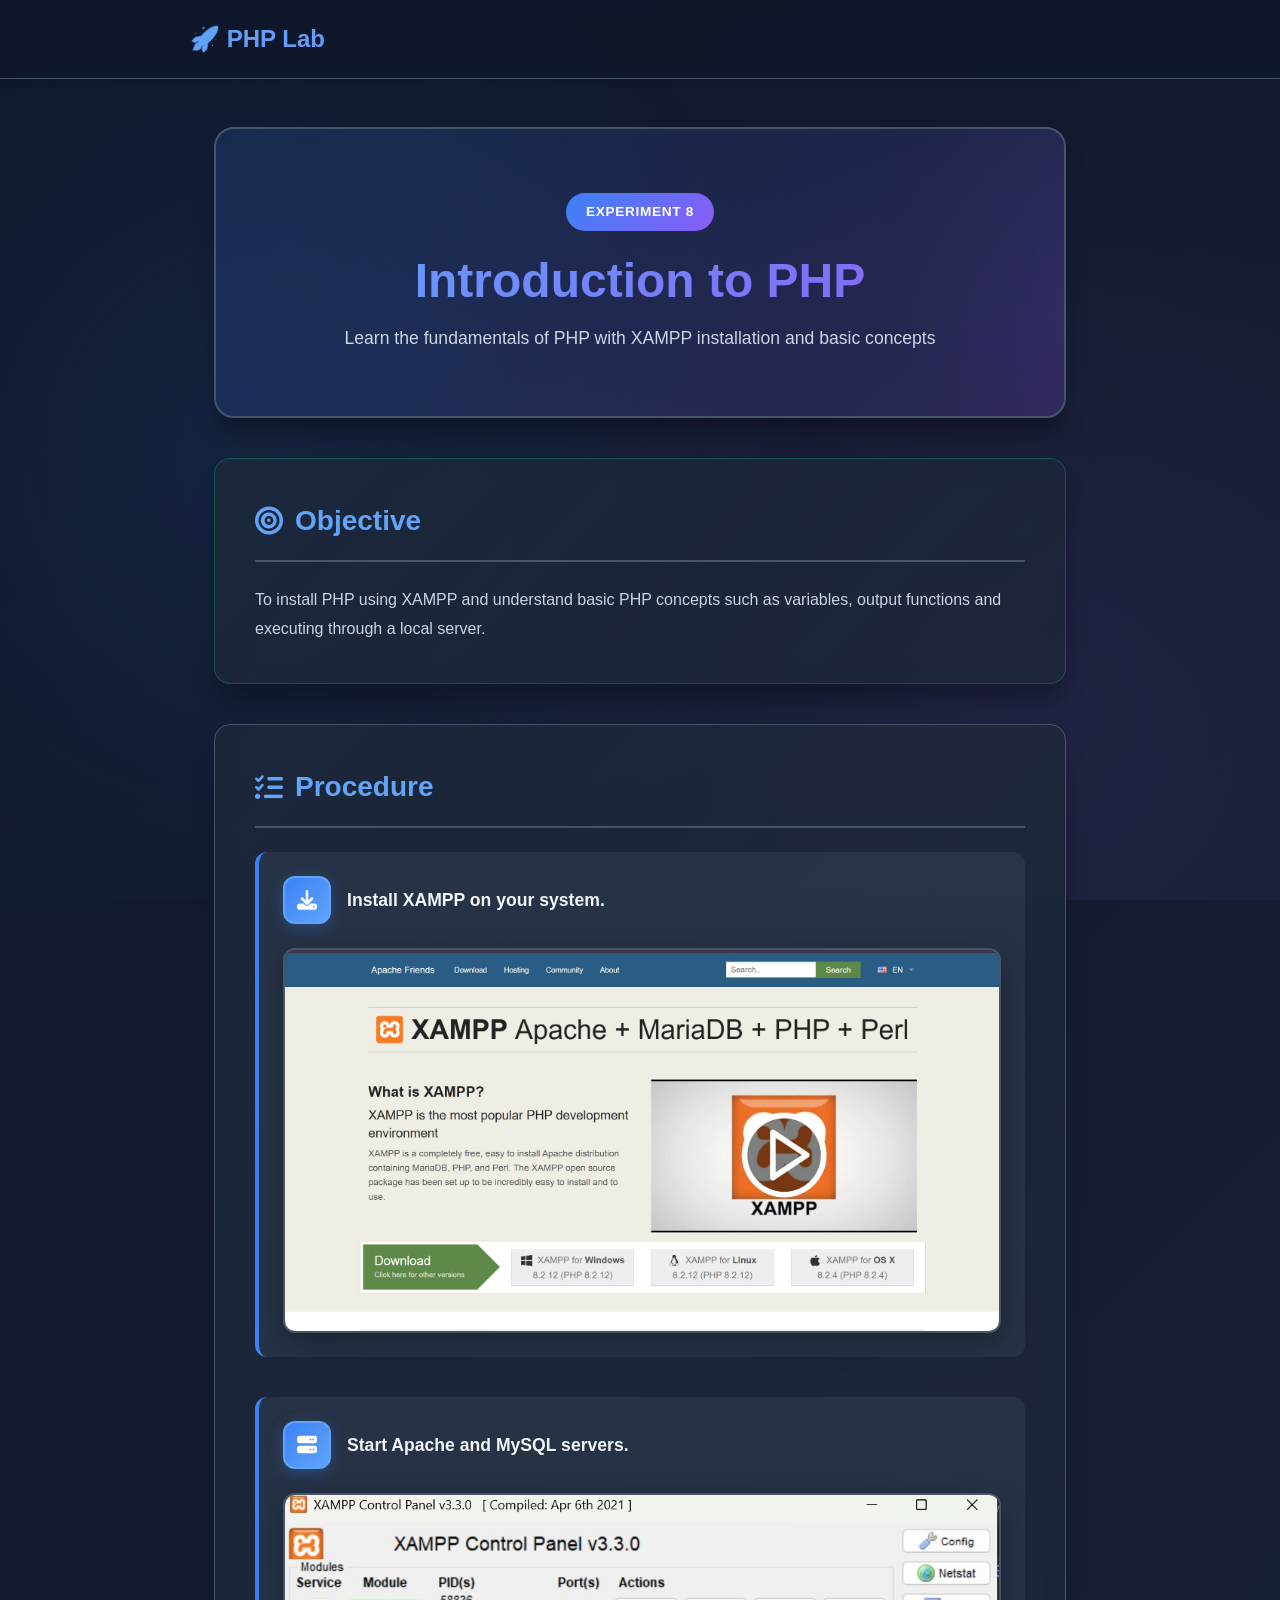
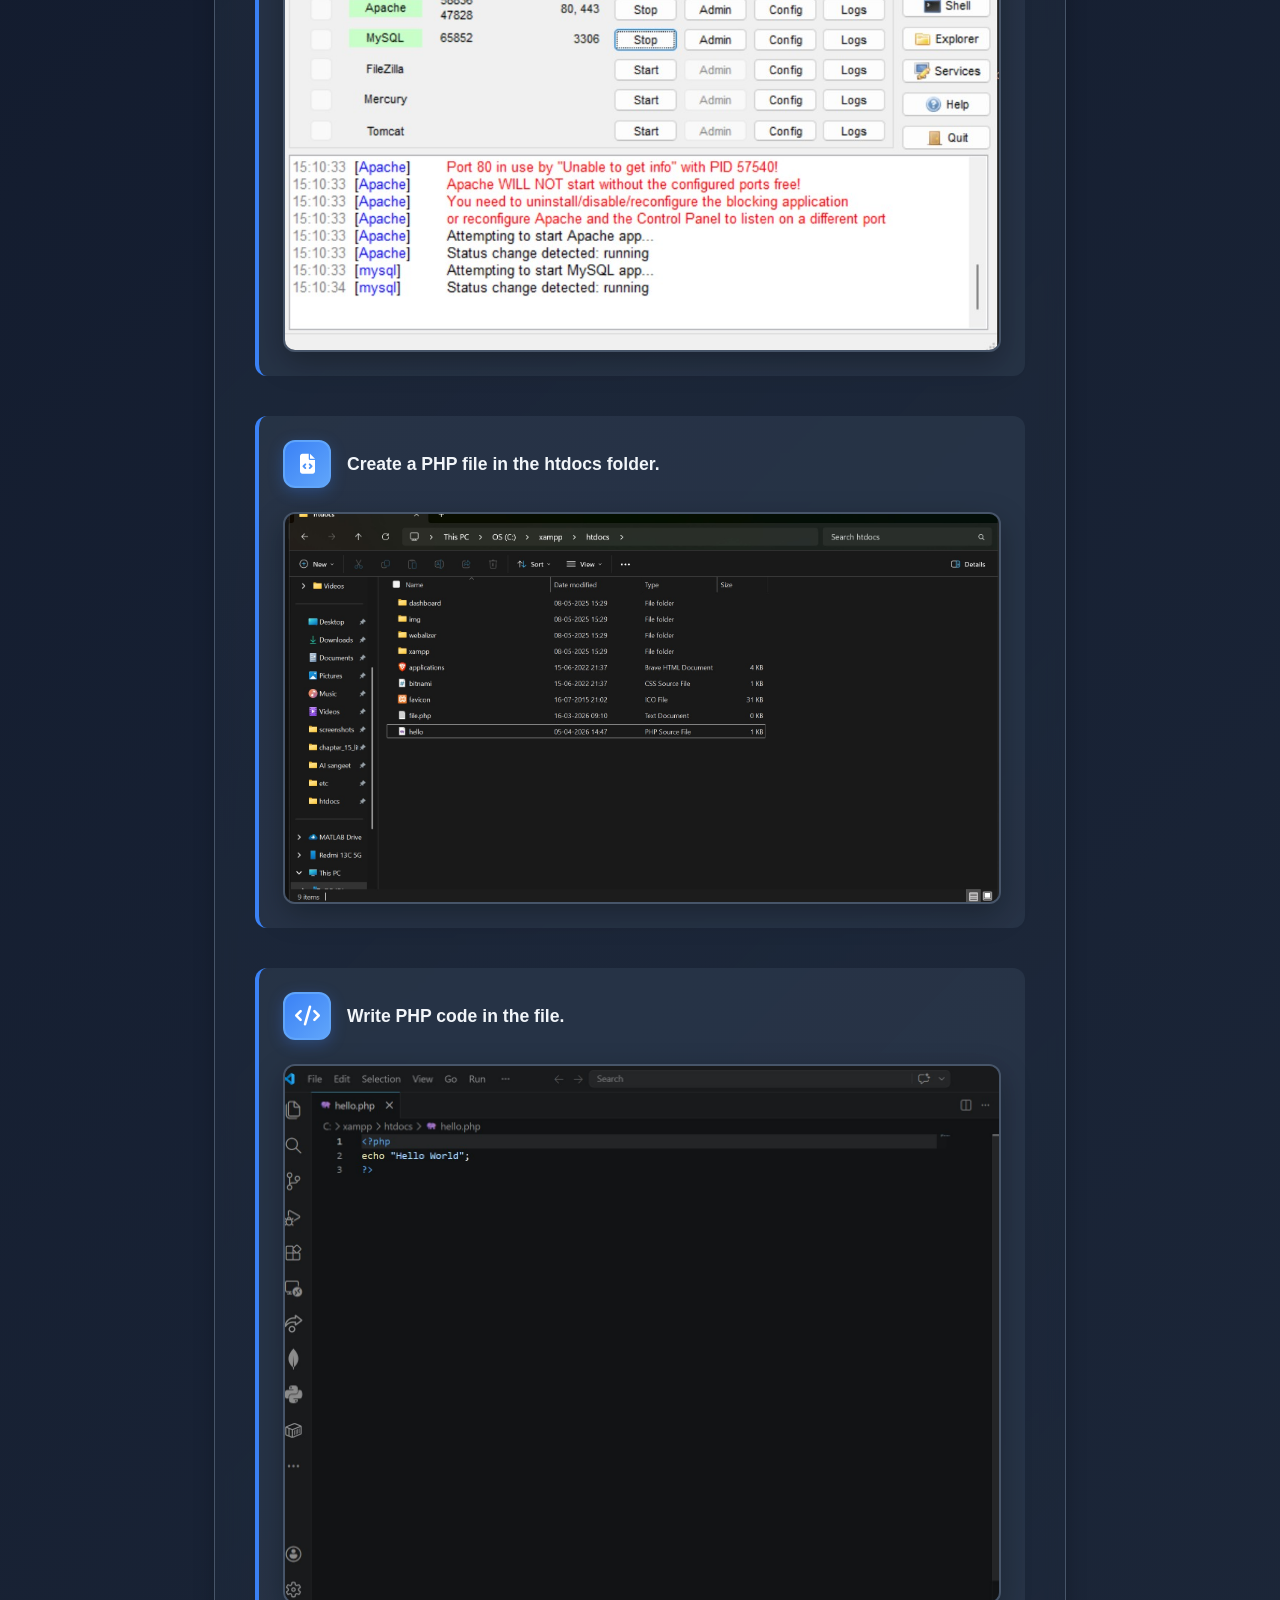
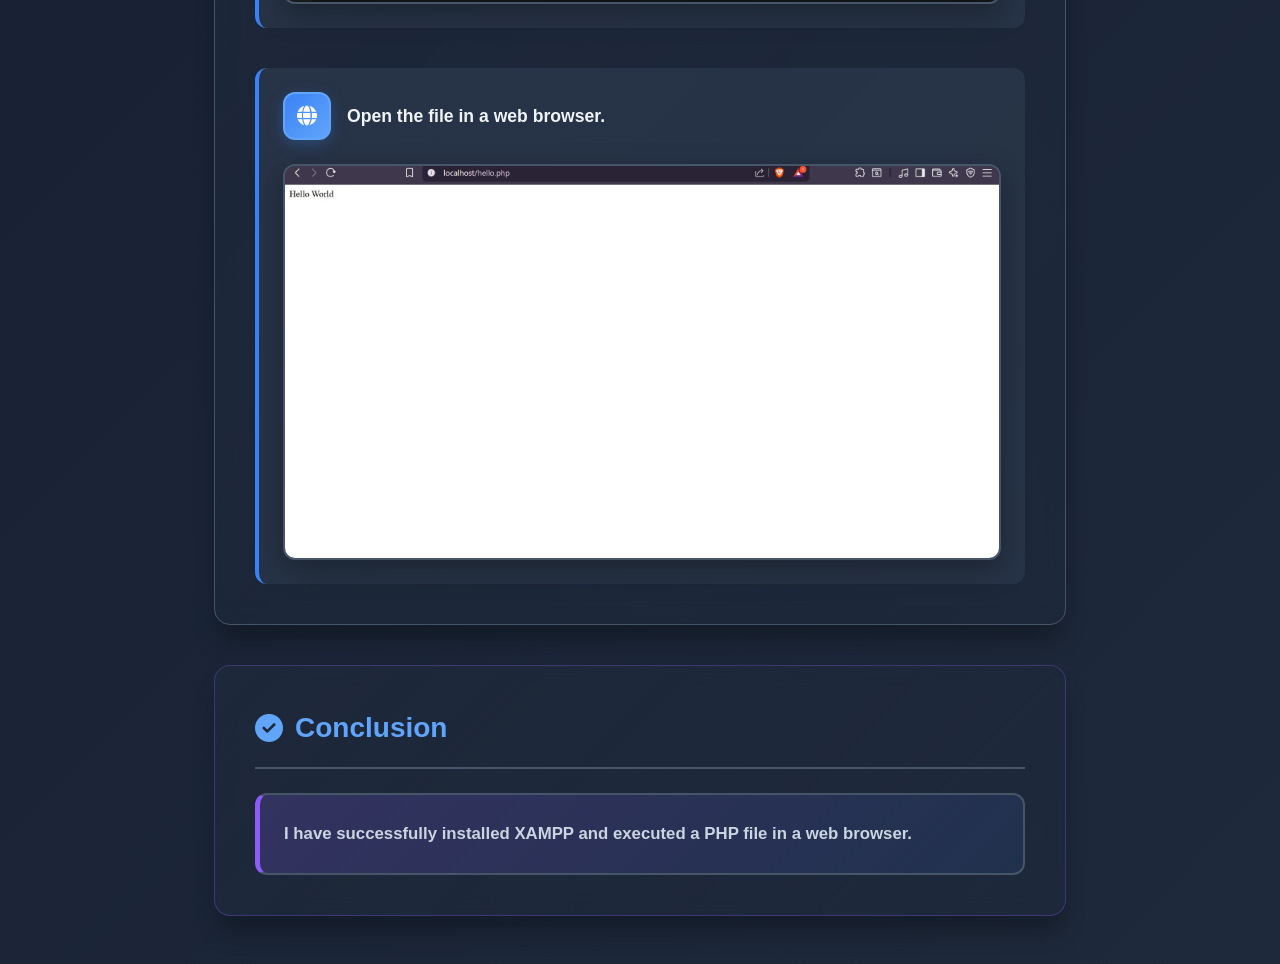
<file: Experiment-8/index.html>
<!DOCTYPE html>
<html lang="en">

<head>
    <meta charset="UTF-8">
    <meta name="viewport" content="width=device-width, initial-scale=1.0">
    <title>Experiment 8: Introduction to PHP</title>
    <link rel="stylesheet" href="https://cdnjs.cloudflare.com/ajax/libs/font-awesome/6.4.0/css/all.min.css">
    <link rel="stylesheet" href="style.css">
</head>

<body>
    <nav class="navbar">
        <div class="nav-brand">🚀 PHP Lab</div>
    </nav>
    <div class="container">

        <header class="header-card">
            <div class="header-badge">Experiment 8</div>
            <h1>Introduction to PHP</h1>
            <p>Learn the fundamentals of PHP with XAMPP installation and basic concepts</p>
        </header>

        <section class="card objective-card">
            <h2><i class="fas fa-bullseye"></i> Objective</h2>
            <p>To install PHP using XAMPP and understand basic PHP concepts such as variables, output functions and
                executing through a local server.</p>
        </section>

        <section class="card">
            <h2><i class="fas fa-tasks"></i> Procedure</h2>
            <div class="steps-container">

            <div class="step">
                <div class="step-header">
                    <div class="step-number"><i class="fas fa-download"></i></div>
                    <div class="step-text">Install XAMPP on your system.</div>
                </div>
                <div class="img-container">
                    <img src="Screenshot 2026-04-05 144409.jpg" alt="Install XAMPP">
                </div>
            </div>

            <div class="step">
                <div class="step-header">
                    <div class="step-number"><i class="fas fa-server"></i></div>
                    <div class="step-text">Start Apache and MySQL servers.</div>
                </div>
                <div class="img-container">
                    <img src="Screenshot 2026-04-05 151041.jpg" alt="Start XAMPP">
                </div>
            </div>

            <div class="step">
                <div class="step-header">
                    <div class="step-number"><i class="fas fa-file-code"></i></div>
                    <div class="step-text">Create a PHP file in the htdocs folder.</div>
                </div>
                <div class="img-container">
                    <img src="Screenshot 2026-04-05 151017.jpg" alt="Create PHP file">
                </div>
            </div>

            <div class="step">
                <div class="step-header">
                    <div class="step-number"><i class="fas fa-code"></i></div>
                    <div class="step-text">Write PHP code in the file.</div>
                </div>
                <div class="img-container">
                    <img src="Screenshot 2026-04-05 151000.jpg" alt="PHP code">
                </div>
            </div>

            <div class="step">
                <div class="step-header">
                    <div class="step-number"><i class="fas fa-globe"></i></div>
                    <div class="step-text">Open the file in a web browser.</div>
                </div>
                <div class="img-container">
                    <img src="helloworldimage.jpg" alt="PHP output">
                </div>
            </div>
            </div>
        </section>

        <section class="card conclusion-card">
            <h2><i class="fas fa-check-circle"></i> Conclusion</h2>
            <div class="conclusion-box">
                <p>I have successfully installed XAMPP and executed a PHP file in a web browser.</p>
            </div>
        </section>

    </div>
</body>

</html>
</file>
<file: Experiment-3/style.css>
*{margin:0;padding:0;box-sizing:border-box}
nav ul li a:hover{background:#11dec6 !important;transform:translateY(-2px);box-shadow:0 4px 15px rgba(17,222,198,0.5)}
nav ul li a::after{content:'';position:absolute;bottom:-5px;left:50%;transform:translateX(-50%);width:0;height:3px;background:#11dec6;transition:width 0.3s}
nav ul li a:hover::after{width:80%}
.skill-card:hover{transform:translateY(-5px)}
table tbody tr:nth-child(even){background:#f8f9fa}
table tbody tr:hover{background:#e6f2ff}
table a{color:#667eea;text-decoration:none;font-weight:600;transition:color 0.3s}
table a:hover{color:#11dec6}
.social-link:hover{transform:translateY(-3px);box-shadow:0 8px 25px rgba(0,0,0,0.3)}
input:focus,textarea:focus{outline:none;border-color:#11dec6}
.submit-btn:hover{transform:translateY(-2px);box-shadow:0 8px 25px rgba(0,0,0,0.3)}
@media (max-width:768px){header h1{font-size:2em !important}nav ul li{display:block !important;margin:10px 0 !important}section{padding:20px !important}}
</file>
<file: Experiment-8/style.css>
* {
    margin: 0;
    padding: 0;
    box-sizing: border-box;
}

:root {
    --bg-primary: #0f172a;
    --bg-secondary: #1e293b;
    --surface: #1e293b;
    --surface-light: #334155;
    --text-main: #f1f5f9;
    --text-muted: #cbd5e1;
    --primary: #3b82f6;
    --primary-light: #60a5fa;
    --primary-dark: #1e40af;
    --accent: #8b5cf6;
    --success: #10b981;
    --border: #475569;
    --shadow: 0 20px 25px -5px rgba(0, 0, 0, 0.3);
    --shadow-sm: 0 4px 6px -1px rgba(0, 0, 0, 0.1);
}

body {
    font-family: 'Inter', 'Segoe UI', Tahoma, Geneva, Verdana, sans-serif;
    background: linear-gradient(135deg, var(--bg-primary) 0%, var(--bg-secondary) 100%);
    color: var(--text-main);
    line-height: 1.6;
    min-height: 100vh;
    padding: 0;
    position: relative;
}

body::before {
    content: '';
    position: fixed;
    top: 0;
    left: 0;
    right: 0;
    bottom: 0;
    background: 
        radial-gradient(circle at 20% 50%, rgba(59, 130, 246, 0.1) 0%, transparent 50%),
        radial-gradient(circle at 80% 80%, rgba(139, 92, 246, 0.1) 0%, transparent 50%);
    pointer-events: none;
    z-index: -1;
}

.navbar {
    background: rgba(15, 23, 42, 0.8);
    backdrop-filter: blur(10px);
    border-bottom: 1px solid var(--border);
    padding: 1.25rem 2rem;
    position: sticky;
    top: 0;
    z-index: 100;
    box-shadow: var(--shadow-sm);
}

.nav-brand {
    max-width: 900px;
    margin: 0 auto;
    font-size: 1.5rem;
    font-weight: 700;
    color: var(--text-main);
    background: linear-gradient(135deg, var(--primary-light), var(--accent));
    -webkit-background-clip: text;
    -webkit-text-fill-color: transparent;
    background-clip: text;
}

.container {
    max-width: 900px;
    width: 100%;
    margin: 0 auto;
    display: flex;
    flex-direction: column;
    gap: 2.5rem;
    padding: 3rem 1.5rem;
}

.header-card {
    background: linear-gradient(135deg, rgba(59, 130, 246, 0.15) 0%, rgba(139, 92, 246, 0.15) 100%);
    border: 2px solid var(--border);
    border-radius: 20px;
    padding: 4rem 2.5rem;
    text-align: center;
    box-shadow: var(--shadow);
    position: relative;
    overflow: hidden;
}

.header-card::before {
    content: '';
    position: absolute;
    top: -50%;
    right: -50%;
    width: 600px;
    height: 600px;
    border-radius: 50%;
    background: radial-gradient(circle, rgba(139, 92, 246, 0.15) 0%, transparent 70%);
}

.header-badge {
    display: inline-block;
    background: linear-gradient(135deg, var(--primary), var(--accent));
    color: white;
    padding: 0.5rem 1.25rem;
    border-radius: 50px;
    font-size: 0.85rem;
    font-weight: 600;
    margin-bottom: 1.5rem;
    text-transform: uppercase;
    letter-spacing: 0.05em;
}

.header-card h1 {
    margin: 0;
    color: var(--text-main);
    font-size: 3rem;
    font-weight: 800;
    margin-bottom: 1rem;
    line-height: 1.1;
    position: relative;
    z-index: 1;
    background: linear-gradient(135deg, var(--primary-light), var(--accent));
    -webkit-background-clip: text;
    -webkit-text-fill-color: transparent;
    background-clip: text;
}

.header-card p {
    margin-top: 0.5rem;
    color: var(--text-muted);
    font-size: 1.1rem;
    position: relative;
    z-index: 1;
}

.card {
    background: linear-gradient(135deg, rgba(30, 41, 59, 0.8) 0%, rgba(30, 41, 59, 0.6) 100%);
    border: 1px solid var(--border);
    border-radius: 16px;
    padding: 2.5rem;
    box-shadow: var(--shadow);
    transition: all 0.3s cubic-bezier(0.4, 0, 0.2, 1);
    backdrop-filter: blur(10px);
    position: relative;
}

.card:hover {
    transform: translateY(-8px);
    border-color: var(--primary);
    box-shadow: 0 25px 50px -12px rgba(59, 130, 246, 0.2);
}

.objective-card {
    border-color: rgba(16, 185, 129, 0.3);
}

.conclusion-card {
    border-color: rgba(139, 92, 246, 0.3);
}

.card h2 {
    color: var(--primary-light);
    font-size: 1.75rem;
    margin-bottom: 1.5rem;
    padding-bottom: 1rem;
    border-bottom: 2px solid var(--border);
    display: flex;
    align-items: center;
    gap: 0.75rem;
    font-weight: 700;
}

.card p {
    color: var(--text-muted);
    line-height: 1.8;
    font-size: 1rem;
}

.steps-container {
    margin-top: 1.5rem;
}

.step {
    margin-bottom: 2.5rem;
    padding: 1.5rem;
    background: rgba(51, 65, 85, 0.5);
    border-radius: 12px;
    border-left: 4px solid var(--primary);
    transition: all 0.3s ease;
}

.step:hover {
    background: rgba(51, 65, 85, 0.7);
    border-left-color: var(--accent);
}

.step:last-child {
    margin-bottom: 0;
}

.step-header {
    display: flex;
    align-items: center;
    gap: 1rem;
    margin-bottom: 1rem;
}

.step-number {
    width: 48px;
    height: 48px;
    border-radius: 12px;
    background: linear-gradient(135deg, var(--primary), var(--primary-light));
    color: white;
    border: 2px solid var(--primary-light);
    font-weight: 700;
    font-size: 1.25rem;
    display: flex;
    align-items: center;
    justify-content: center;
    flex-shrink: 0;
    transition: all 0.3s ease;
    box-shadow: 0 4px 15px rgba(59, 130, 246, 0.3);
}

.step:hover .step-number {
    transform: scale(1.1);
    box-shadow: 0 6px 20px rgba(139, 92, 246, 0.4);
    background: linear-gradient(135deg, var(--accent), #a78bfa);
}

.step-text {
    font-size: 1.1rem;
    font-weight: 600;
    color: var(--text-main);
}

.img-container {
    margin-top: 1.5rem;
    border: 2px solid var(--border);
    border-radius: 12px;
    overflow: hidden;
    background: rgba(30, 41, 59, 0.5);
    box-shadow: 0 10px 30px rgba(0, 0, 0, 0.3);
    transition: all 0.3s ease;
}

.step:hover .img-container {
    border-color: var(--primary);
    box-shadow: 0 15px 40px rgba(59, 130, 246, 0.2);
}

.img-container img {
    display: block;
    width: 100%;
    height: auto;
    transition: transform 0.4s cubic-bezier(0.4, 0, 0.2, 1);
}

.img-container:hover img {
    transform: scale(1.05);
}

.conclusion-box {
    background: linear-gradient(135deg, rgba(139, 92, 246, 0.2) 0%, rgba(59, 130, 246, 0.1) 100%);
    border: 2px solid var(--border);
    border-left: 5px solid var(--accent);
    border-radius: 12px;
    padding: 1.5rem;
    margin-top: 1.5rem;
    transition: all 0.3s ease;
}

.conclusion-box:hover {
    border-left-color: var(--primary);
    transform: translateX(5px);
}

.conclusion-box p {
    margin: 0;
    color: var(--text-muted);
    font-weight: 600;
    font-size: 1.05rem;
}

/* Responsive Design */
@media (max-width: 768px) {
    .container {
        padding: 2rem 1rem;
        gap: 2rem;
    }

    .header-card {
        padding: 2.5rem 1.5rem;
    }

    .header-card h1 {
        font-size: 2rem;
    }

    .card {
        padding: 1.5rem;
    }

    .card h2 {
        font-size: 1.4rem;
    }

    .step {
        padding: 1rem;
    }

    .img-container {
        margin-top: 1rem;
    }
}

@media (max-width: 768px) {
    .header-card {
        padding: 36px 20px;
    }

    .header-card h1 {
        font-size: 2rem;
    }

    .card {
        padding: 24px;
    }
}

@media (max-width: 540px) {
    body {
        padding: 18px 12px;
    }

    .card {
        padding: 18px;
    }

    .step-header {
        align-items: flex-start;
    }

    .img-container {
        margin-left: 0;
        margin-top: 10px;
    }

    .step-text {
        font-size: 1rem;
    }
}
</file>
